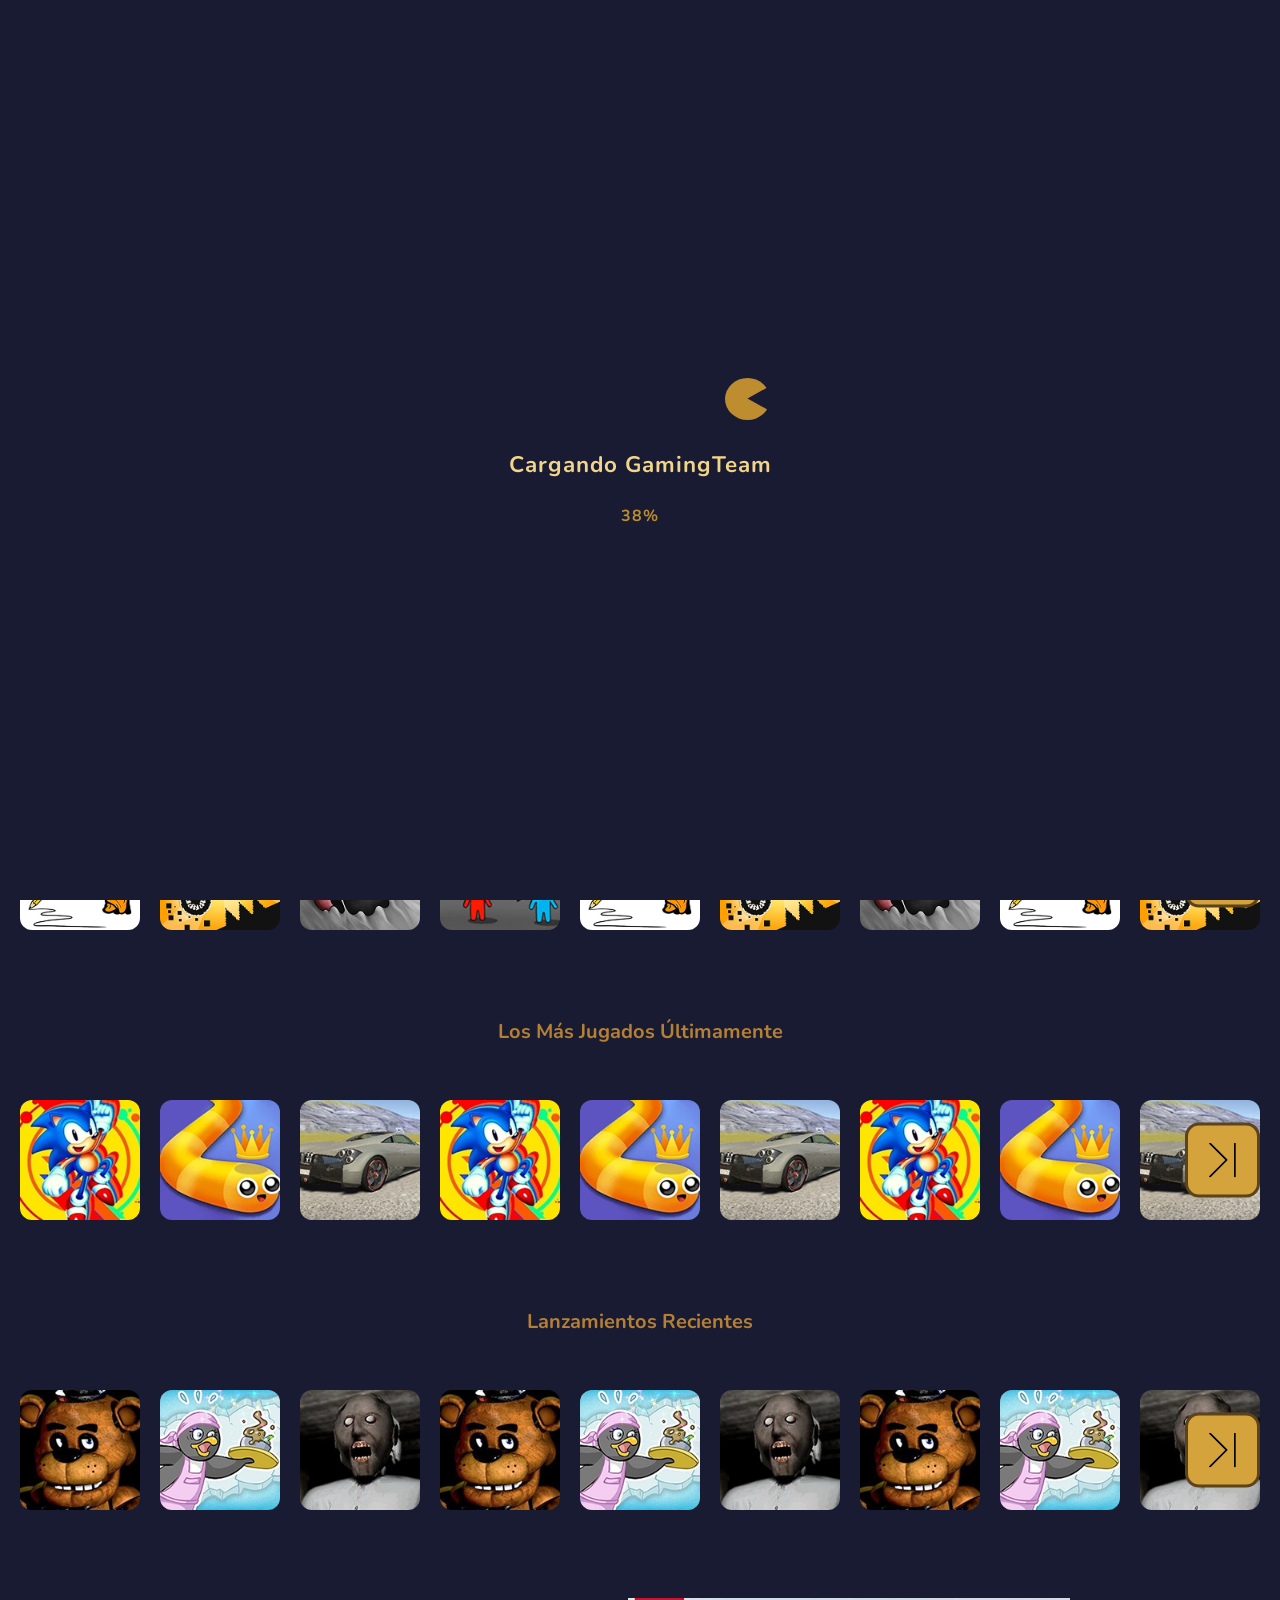
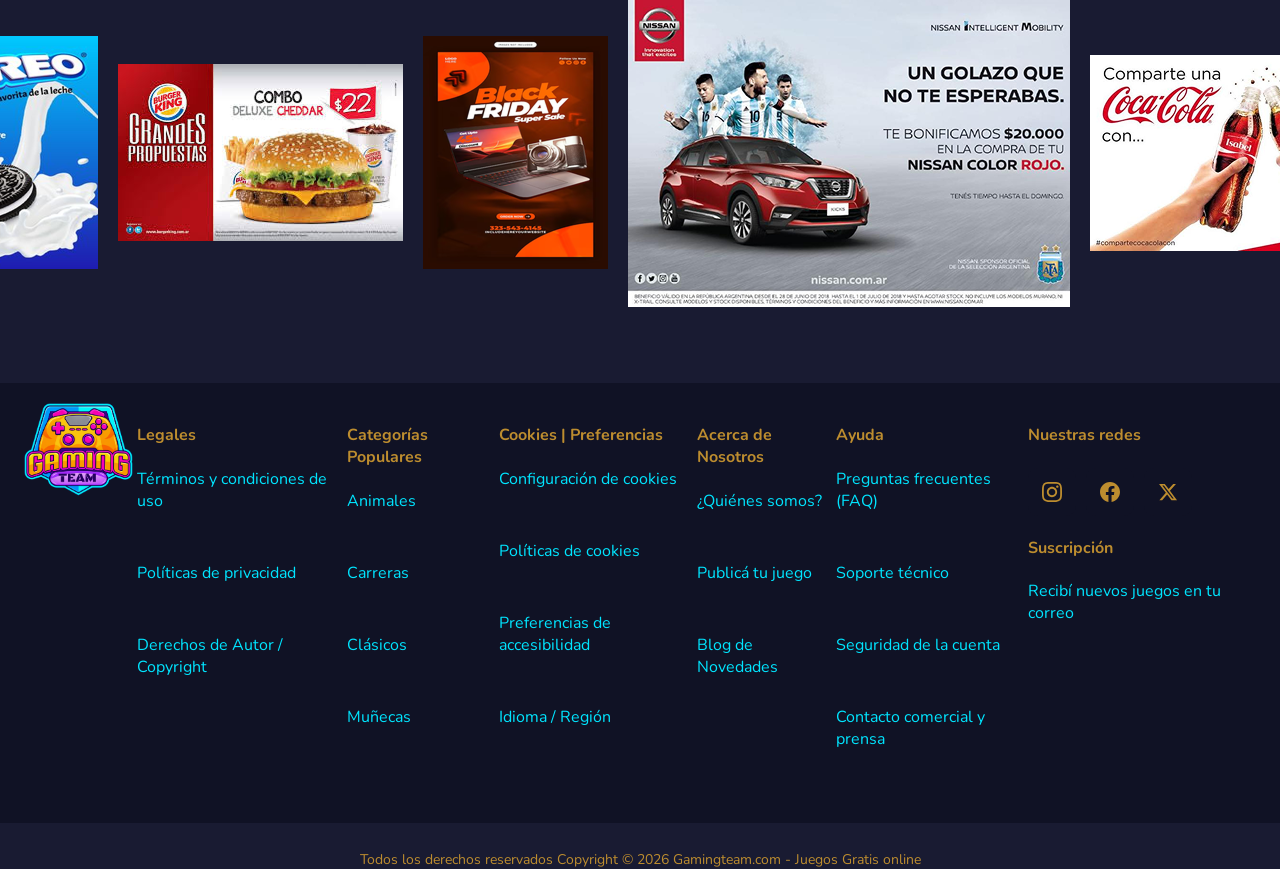
<file: index.html>
<!DOCTYPE html>
<html lang="es">
<head>
    <meta charset="UTF-8">
    <meta http-equiv="refresh" content="0; url=TP2/index.html">
    <title>Redirigiendo...</title>
</head>
<body>
    <script>
        window.location.href = "TP2/index.html";
    </script>
</body>
</html>
</file>
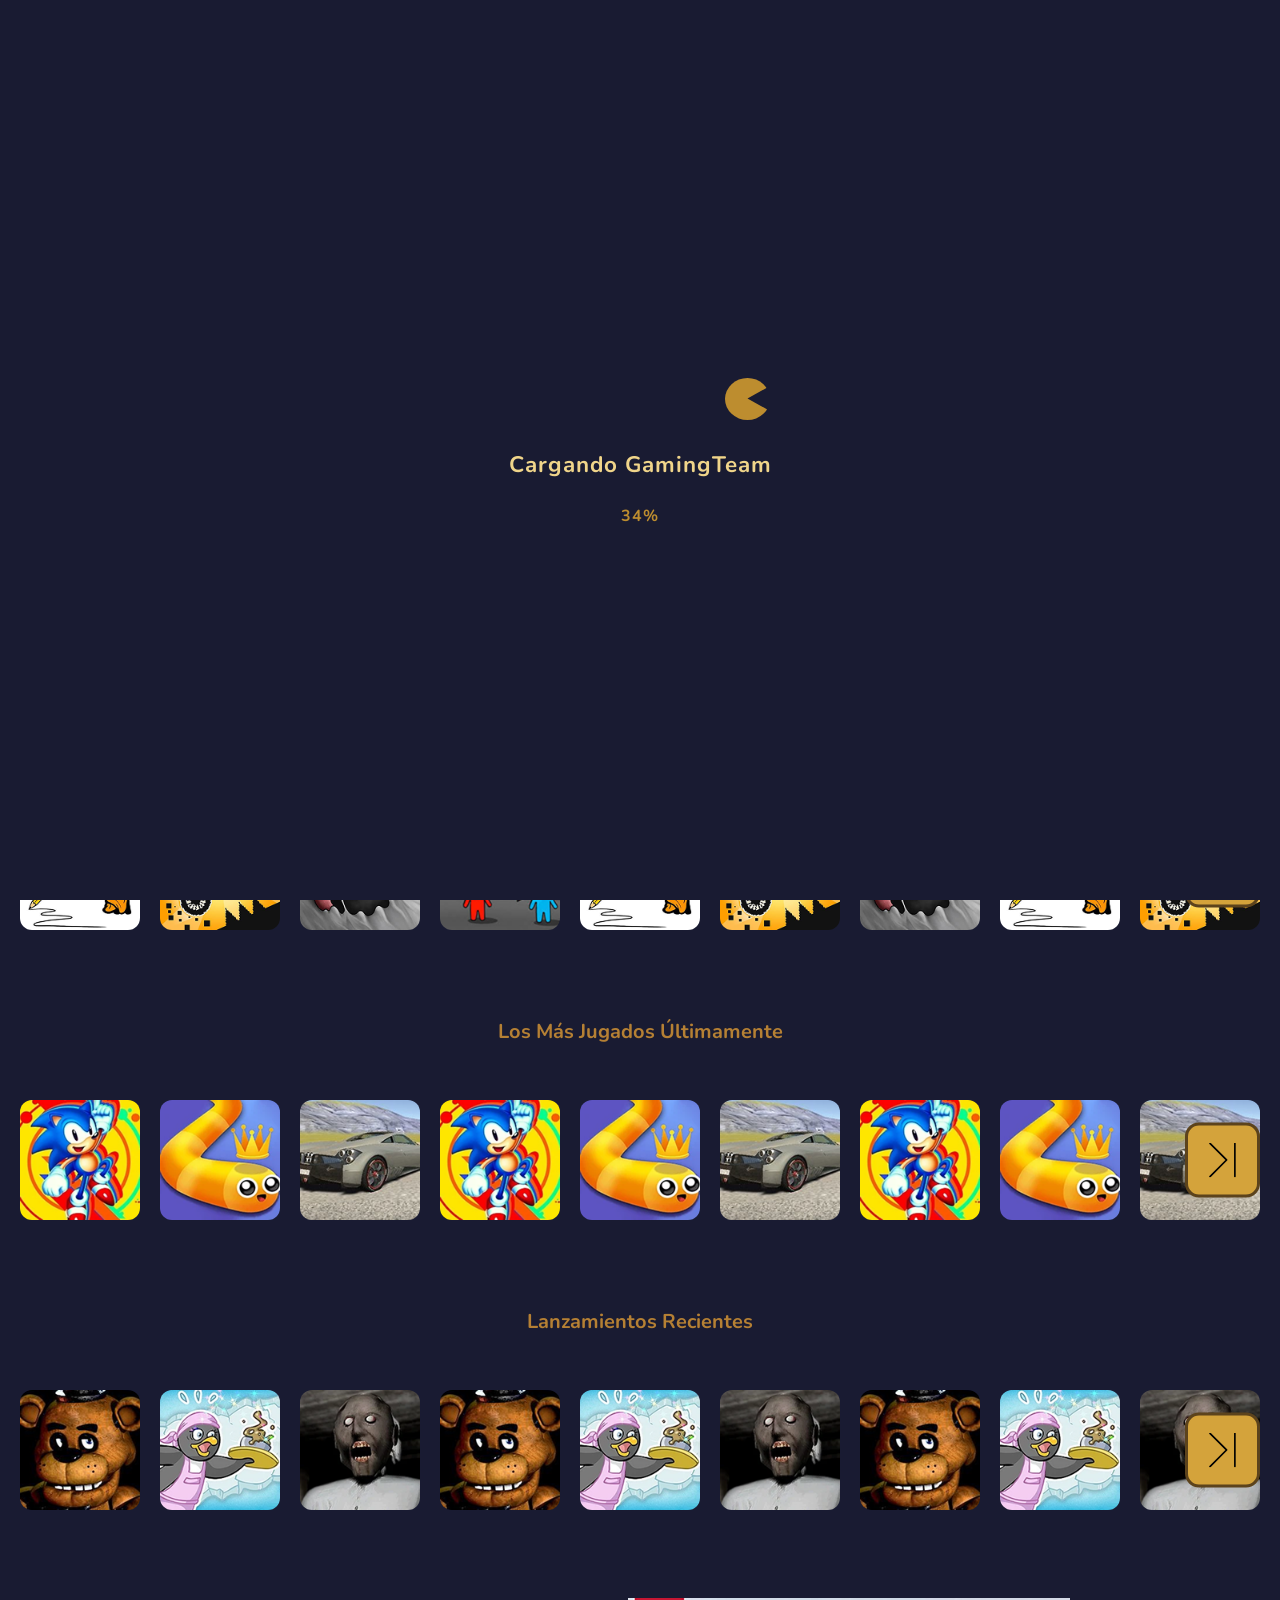
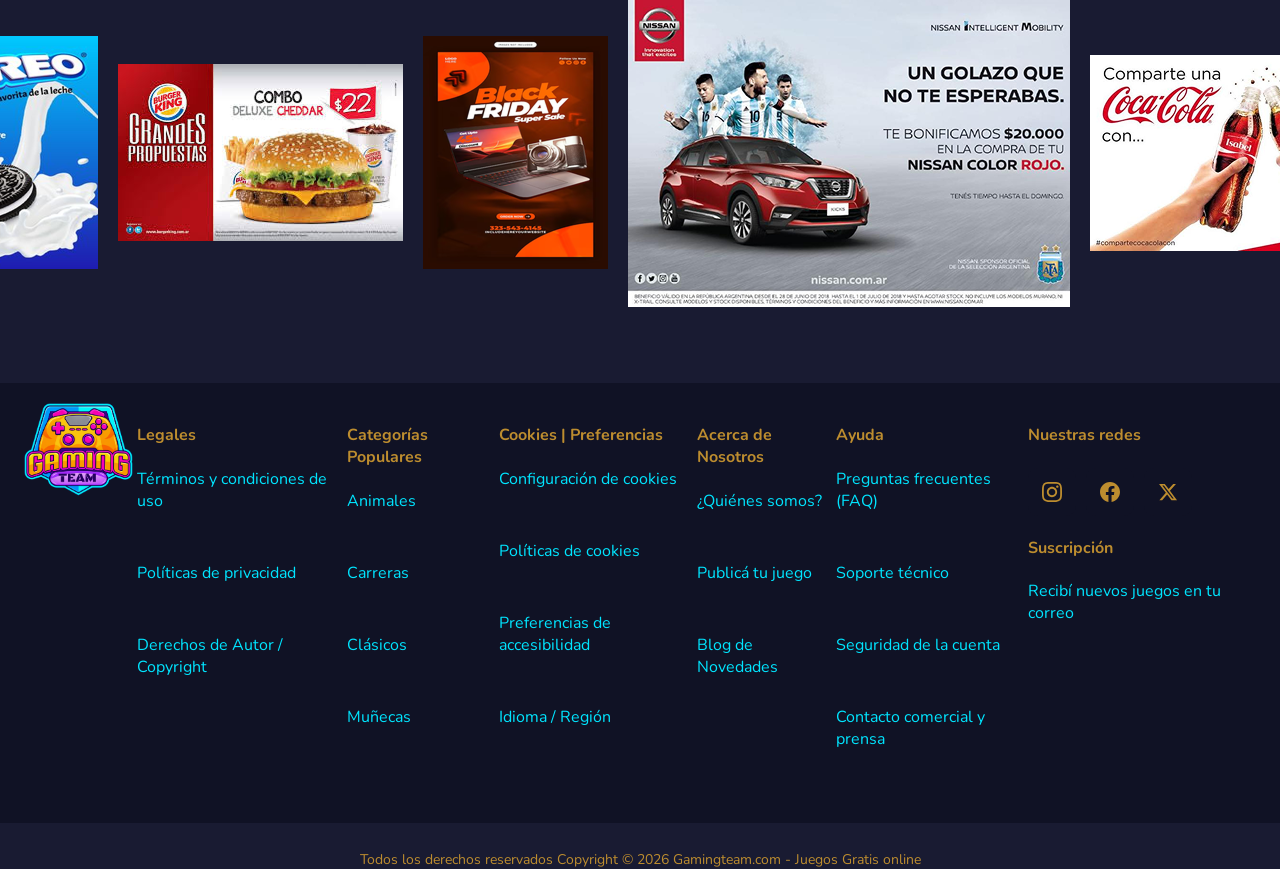
<file: TP2/index.html>
<!DOCTYPE html>
<html lang="en">

<head>
    <meta charset="UTF-8">
    <meta name="viewport" content="width=device-width, initial-scale=1.0">
    <link rel="preconnect" href="https://fonts.googleapis.com">
    <link rel="preconnect" href="https://fonts.gstatic.com" crossorigin>
    <link href="https://fonts.googleapis.com/css2?family=Nunito:ital,wght@0,200..1000;1,200..1000&display=swap" rel="stylesheet">
    <link rel="stylesheet" href="css/home.css">
    <link rel="stylesheet" href="css/navBar.css">
    <link rel="stylesheet" href="css/carrusel.css">
    <link rel="stylesheet" href="css/publicidad.css">
    <link rel="stylesheet" href="css/carruselDestacado.css">
    <link rel="stylesheet" href="css/btnStart.css">
    <link rel="stylesheet" href="css/footer.css">
    <!-- mobile.css va ultimo: gana por orden de cascada a los CSS de desktop -->
    <link rel="stylesheet" href="css/mobile.css">

    <title>GamingTeam</title>
</head>

<body>
    <!--loading-->
        <div id="loader-screen" class="loader-screen">
        <div class="loader-content">
            <div class="pacman-container">
                <div class="pacman"></div>
                <div class="dot dot-1"></div>
                <div class="dot dot-2"></div>
                <div class="dot dot-3"></div>
            </div>
            <h2 class="loader-title">Cargando GamingTeam</h2>
            <div id="loading-progress" class="loader-progress">0%</div>
        </div>
    </div>
    <header class="navBar">
        <nav>
            <!--izquierda-->
            <div class="izquierda">
                <img src="assets/img/menu.png" alt="menu" class="menu" id="menuBtn"> 
                <a href="index.html"><img src="assets/img/logo.png" alt="logo" class="logo"></a>           
            </div>

            <!--centro-->
            <div class="buscador">
                <form action="#" method="get">
                    <input type="text" name="buscador" placeholder="Buscar un juego...">
                    <button type="submit" class="lupa-btn" aria-label="Buscar"></button>
                </form>
            </div>

            <!--derecha-->
            <div class="derecha">
                <span class="saludo-usuario">Hola, Usuario</span>
                <img src="assets/img/user.png" alt="user" class="user" id="userBtn">
            </div>
        </nav>
    </header>

    <!-- Menú lateral desplegable (Menu de Categorías) -->
        <div id="sidebarMenu" class="sidebar">
            
            <div class="sidebar-content">
                <button id="closeMenuBtn" class="close-btn">X</button>
                <h2>Categorías</h2>
                <ul class="category-list">
                    <li><a href="#" class="category-btn"><span>👯</span> dos jugadores</a></li>
                    <li><a href="#" class="category-btn"><span>🎯</span> acción</a></li>
                    <li><a href="#" class="category-btn"><span>🕹️</span> animaciones</a></li>
                    <li><a href="#" class="category-btn"><span>🐶</span> animales</a></li>
                    <li><a href="#" class="category-btn"><span>🌄</span> aventuras</a></li>
                    <li><a href="#" class="category-btn"><span>🏎️</span> carreras</a></li>
                    <li><a href="#" class="category-btn"><span>🃏</span> cartas</a></li>
                    <li><a href="#" class="category-btn"><span>👻</span> clásicos</a></li>
                    <li><a href="#" class="category-btn"><span>👱‍♀️</span> muñecas</a></li>
                    <li><a href="#" class="category-btn"><span>🍲</span> cocina</a></li>
                    <li><a href="#" class="category-btn"><span>🏀</span> deportes</a></li>
                </ul>
            </div>
        </div>
        <!-- Fondo oscuro semitransparente para cuando se abre el menú -->
        <div id="overlay" class="overlay"></div>

        <!-- Menú lateral desplegable (Menu de User) -->
        <div id="sidebarUserRight" class="sidebarRight">
            <div class="sidebar-content">
                <ul class="category-list">
                    <li><button id="closeUserBtn" class="close-btn">X</button></li>
                    <li><a href="#" class="category-btn">Mis Favoritos</a></li>
                    <li><a href="#" class="category-btn">Mi Cuenta</a></li>
                    <li><a href="./login/login.html" class="category-btn">Iniciar Sesión</a></li>
                </ul>
            </div>
        </div>
        <!-- Fondo oscuro semitransparente para cuando se abre el menú -->
        <div id="overlay" class="overlay"></div>


    <div class="carrusel-3d-seccion">
        <h1 class="titulo-carrusel3D">Juegos destacados del mes</h1>
        
        <div class="carrusel-3d-contenedor">
            <!-- Botones de navegación -->
            <button class="btn-3d-nav prev"><img src="assets/img/svg/flechaIzq.svg" alt=""></button>
            <button class="btn-3d-nav next"><img src="assets/img/svg/flechaDer.svg" alt=""></button>

            <!-- El grupo de imágenes -->
            <div class="cards-3d-wrapper">
                <!-- Tarjeta Izquierda (Fondo) -->
                <div class="card-3d posicion-izquierda">
                    <img src="assets/blocka/cardBlocka.png" alt="Blocka puzzle game">
                    
                    <div class="boton-start-container">
                        <a href="./blocka/blocka.html" class="btn-start">
                            <span style="--i: 1">S</span>
                            <span style="--i: 2">T</span>
                            <span style="--i: 3">A</span>
                            <span style="--i: 4">R</span>
                            <span style="--i: 5">T</span>
                        </a>
                    </div>
                    
                </div>

                <!-- Tarjeta Centro (Al frente) -->
                <div class="card-3d posicion-activa">
                    <img src="assets/img/pegSolitaireCuadrado.png" alt="Peg Solitaire Pac-Man 2">
                    
                    <div class="boton-start-container">
                        <a href="./pegsolitaire/pegsolitaire.html" class="btn-start">
                            <span style="--i: 1">S</span>
                            <span style="--i: 2">T</span>
                            <span style="--i: 3">A</span>
                            <span style="--i: 4">R</span>
                            <span style="--i: 5">T</span>
                        </a>
                    </div>
                    
                </div>

                <!-- Tarjeta Derecha (Fondo) -->
                <div class="card-3d posicion-derecha">
                    <img src="assets/pacbird/PantallaarcadedePacBirdbrillante.png" alt="Peg Solitaire Pac-Man 3">
                    
                    <div class="boton-start-container">
                        <a href="./pacbird/pacbird.html" class="btn-start">
                            <span style="--i: 1">S</span>
                            <span style="--i: 2">T</span>
                            <span style="--i: 3">A</span>
                            <span style="--i: 4">R</span>
                            <span style="--i: 5">T</span>
                        </a>
                    </div>
                    
                </div>
            </div>
        </div>
    </div>


    <div class="seccion-carrusel">
        <h3 class="titulo-carrusel">Recomendados Para Ti</h3>
        <div class="carrusel-contenedor">
            <!-- Botón Izquierdo -->
            <button class="btn-carrusel-prev"><img src="assets/img/svg/flechaIzq.svg" alt=""
                    class="btn-carrusel"></button>
            <!-- La fila que contiene los juegos y se va a recortar -->
            <div class="carrusel-track track-recomendados">
                <div class="juego-tarjeta">
                    <img src="assets/img/fancyPants.png" alt="Stickman">
                    <div class="info-juego">
                        <span class="nombre-juego">Fancy Pants</span>
                    </div>
                </div>
                <div class="juego-tarjeta">
                    <img src="assets/img/motoTrap.png" alt="Moto">
                    <div class="info-juego">
                        <span class="nombre-juego">Moto Trap</span>
                    </div>
                </div>
                <div class="juego-tarjeta">
                    <img src="assets/img/tastyPlanet.png" alt="Monstruo">
                    <div class="info-juego">
                        <span class="nombre-juego">Tasty Planet</span>
                    </div>
                </div>
                <div class="juego-tarjeta">
                    <img src="assets/img/fireboyWatergirl.png" alt="Fireboy Watergirl">
                    <div class="info-juego">
                        <span class="nombre-juego">Fireboy & Watergirl</span>
                    </div>
                </div>
                <div class="juego-tarjeta">
                    <img src="assets/img/fancyPants.png" alt="Stickman">
                    <div class="info-juego">
                        <span class="nombre-juego">Fancy Pants</span>
                    </div>
                </div>
                <div class="juego-tarjeta">
                    <img src="assets/img/motoTrap.png" alt="Moto">
                    <div class="info-juego">
                        <span class="nombre-juego">Moto Trap</span>
                    </div>
                </div>
                <div class="juego-tarjeta">
                    <img src="assets/img/tastyPlanet.png" alt="Monstruo">
                    <div class="info-juego">
                        <span class="nombre-juego">Tasty Planet</span>
                    </div>
                </div>
                <div class="juego-tarjeta">
                    <img src="assets/img/fancyPants.png" alt="Stickman">
                    <div class="info-juego">
                        <span class="nombre-juego">Fancy Pants</span>
                    </div>
                </div>
                <div class="juego-tarjeta">
                    <img src="assets/img/motoTrap.png" alt="Moto">
                    <div class="info-juego">
                        <span class="nombre-juego">Moto Trap</span>
                    </div>
                </div>
                <div class="juego-tarjeta">
                    <img src="assets/img/tastyPlanet.png" alt="Monstruo">
                    <div class="info-juego">
                        <span class="nombre-juego">Tasty Planet</span>
                    </div>
                </div>
                <div class="juego-tarjeta">
                    <img src="assets/img/fancyPants.png" alt="Stickman">
                    <div class="info-juego">
                        <span class="nombre-juego">Fancy Pants</span>
                    </div>
                </div>
                <div class="juego-tarjeta">
                    <img src="assets/img/motoTrap.png" alt="Moto">
                    <div class="info-juego">
                        <span class="nombre-juego">Moto Trap</span>
                    </div>
                </div>
                <div class="juego-tarjeta">
                    <img src="assets/img/tastyPlanet.png" alt="Monstruo">
                    <div class="info-juego">
                        <span class="nombre-juego">Tasty Planet</span>
                    </div>
                </div>
                <div class="juego-tarjeta">
                    <img src="assets/img/fancyPants.png" alt="Stickman">
                    <div class="info-juego">
                        <span class="nombre-juego">Fancy Pants</span>
                    </div>
                </div>
                <div class="juego-tarjeta">
                    <img src="assets/img/motoTrap.png" alt="Moto">
                    <div class="info-juego">
                        <span class="nombre-juego">Moto Trap</span>
                    </div>
                </div>
                <div class="juego-tarjeta">
                    <img src="assets/img/tastyPlanet.png" alt="Monstruo">
                    <div class="info-juego">
                        <span class="nombre-juego">Tasty Planet</span>
                    </div>
                </div>
                <div class="juego-tarjeta">
                    <img src="assets/img/fancyPants.png" alt="Stickman">
                    <div class="info-juego">
                        <span class="nombre-juego">Fancy Pants</span>
                    </div>
                </div>
                <div class="juego-tarjeta">
                    <img src="assets/img/motoTrap.png" alt="Moto">
                    <div class="info-juego">
                        <span class="nombre-juego">Moto Trap</span>
                    </div>
                </div>
                <div class="juego-tarjeta">
                    <img src="assets/img/tastyPlanet.png" alt="Monstruo">
                    <div class="info-juego">
                        <span class="nombre-juego">Tasty Planet</span>
                    </div>
                </div>
                <div class="juego-tarjeta">
                    <img src="assets/img/fancyPants.png" alt="Stickman">
                    <div class="info-juego">
                        <span class="nombre-juego">Fancy Pants</span>
                    </div>
                </div>
                <div class="juego-tarjeta">
                    <img src="assets/img/motoTrap.png" alt="Moto">
                    <div class="info-juego">
                        <span class="nombre-juego">Moto Trap</span>
                    </div>
                </div>
            </div>
            <!-- Botón Derecho -->
            <button class="btn-carrusel-next"><img src="assets/img/svg/flechaDer.svg" alt=""
                    class="btn-carrusel"></button>
        </div>
    </div>

    <div class="seccion-carrusel">
        <h3 class="titulo-carrusel">Los Más Jugados Últimamente</h3>

        <div class="carrusel-contenedor">
            <!-- Botón Izquierdo -->
            <button class="btn-carrusel-prev"><img src="assets/img/svg/flechaIzq.svg" alt=""
                    class="btn-carrusel"></button>

            <!-- La fila que contiene los juegos y se va a recortar -->
            <div class="carrusel-track track-mas-jugados">
                <div class="juego-tarjeta">
                    <img src="assets/img/sonic.png" alt="sonic">
                    <div class="info-juego">
                        <span class="nombre-juego">Sonic</span>
                    </div>
                </div>
                <div class="juego-tarjeta">
                    <img src="assets/img/slitherio.png" alt="slitherio">
                    <div class="info-juego">
                        <span class="nombre-juego">Slither.io</span>
                    </div>
                </div>
                <div class="juego-tarjeta">
                    <img src="assets/img/cars3D.png" alt="cars3D">
                    <div class="info-juego">
                        <span class="nombre-juego">Cars 3D</span>
                    </div>
                </div>
                <div class="juego-tarjeta">
                    <img src="assets/img/sonic.png" alt="sonic">
                    <div class="info-juego">
                        <span class="nombre-juego">Sonic</span>
                    </div>
                </div>
                <div class="juego-tarjeta">
                    <img src="assets/img/slitherio.png" alt="slitherio">
                    <div class="info-juego">
                        <span class="nombre-juego">Slither.io</span>
                    </div>
                </div>
                <div class="juego-tarjeta">
                    <img src="assets/img/cars3D.png" alt="cars3D">
                    <div class="info-juego">
                        <span class="nombre-juego">Cars 3D</span>
                    </div>
                </div>
                <div class="juego-tarjeta">
                    <img src="assets/img/sonic.png" alt="sonic">
                    <div class="info-juego">
                        <span class="nombre-juego">Sonic</span>
                    </div>
                </div>
                <div class="juego-tarjeta">
                    <img src="assets/img/slitherio.png" alt="slitherio">
                    <div class="info-juego">
                        <span class="nombre-juego">Slither.io</span>
                    </div>
                </div>
                <div class="juego-tarjeta">
                    <img src="assets/img/cars3D.png" alt="cars3D">
                    <div class="info-juego">
                        <span class="nombre-juego">Cars 3D</span>
                    </div>
                </div>
                <div class="juego-tarjeta">
                    <img src="assets/img/sonic.png" alt="sonic">
                    <div class="info-juego">
                        <span class="nombre-juego">Sonic</span>
                    </div>
                </div>
                <div class="juego-tarjeta">
                    <img src="assets/img/slitherio.png" alt="slitherio">
                    <div class="info-juego">
                        <span class="nombre-juego">Slither.io</span>
                    </div>
                </div>
                <div class="juego-tarjeta">
                    <img src="assets/img/cars3D.png" alt="cars3D">
                    <div class="info-juego">
                        <span class="nombre-juego">Cars 3D</span>
                    </div>
                </div>
                <div class="juego-tarjeta">
                    <img src="assets/img/sonic.png" alt="sonic">
                    <div class="info-juego">
                        <span class="nombre-juego">Sonic</span>
                    </div>
                </div>
                <div class="juego-tarjeta">
                    <img src="assets/img/slitherio.png" alt="slitherio">
                    <div class="info-juego">
                        <span class="nombre-juego">Slither.io</span>
                    </div>
                </div>
                <div class="juego-tarjeta">
                    <img src="assets/img/cars3D.png" alt="cars3D">
                    <div class="info-juego">
                        <span class="nombre-juego">Cars 3D</span>
                    </div>
                </div>
                <div class="juego-tarjeta">
                    <img src="assets/img/sonic.png" alt="sonic">
                    <div class="info-juego">
                        <span class="nombre-juego">Sonic</span>
                    </div>
                </div>
                <div class="juego-tarjeta">
                    <img src="assets/img/slitherio.png" alt="slitherio">
                    <div class="info-juego">
                        <span class="nombre-juego">Slither.io</span>
                    </div>
                </div>
                <div class="juego-tarjeta">
                    <img src="assets/img/cars3D.png" alt="cars3D">
                    <div class="info-juego">
                        <span class="nombre-juego">Cars 3D</span>
                    </div>
                </div>
                <div class="juego-tarjeta">
                    <img src="assets/img/sonic.png" alt="sonic">
                    <div class="info-juego">
                        <span class="nombre-juego">Sonic</span>
                    </div>
                </div>
                <div class="juego-tarjeta">
                    <img src="assets/img/slitherio.png" alt="slitherio">
                    <div class="info-juego">
                        <span class="nombre-juego">Slither.io</span>
                    </div>
                </div>
                <div class="juego-tarjeta">
                    <img src="assets/img/cars3D.png" alt="cars3D">
                    <div class="info-juego">
                        <span class="nombre-juego">Cars 3D</span>
                    </div>
                </div>
            </div>
            <!-- Botón Derecho -->
            <button class="btn-carrusel-next"><img src="assets/img/svg/flechaDer.svg" alt=""
                    class="btn-carrusel"></button>
        </div>
    </div>

    <div class="seccion-carrusel">
        <h3 class="titulo-carrusel">Lanzamientos Recientes</h3>

        <div class="carrusel-contenedor">
            <!-- Botón Izquierdo -->
            <button class="btn-carrusel-prev"><img src="assets/img/svg/flechaIzq.svg" alt=""
                    class="btn-carrusel"></button>

            <!-- La fila que contiene los juegos y se va a recortar -->
            <div class="carrusel-track track-lanzamientos">
                <div class="juego-tarjeta">
                    <img src="assets/img/fnaf1.png" alt="fnaf1">
                    <div class="info-juego">
                        <span class="nombre-juego">FNAF1</span>
                    </div>
                </div>
                <div class="juego-tarjeta">
                    <img src="assets/img/penguinDiner.png" alt="penguinDiner">
                    <div class="info-juego">
                        <span class="nombre-juego">Penguin Diner</span>
                    </div>
                </div>
                <div class="juego-tarjeta">
                    <img src="assets/img/granny.png" alt="granny">
                    <div class="info-juego">
                        <span class="nombre-juego">Granny</span>
                    </div>
                </div>
                <div class="juego-tarjeta">
                    <img src="assets/img/fnaf1.png" alt="fnaf1">
                    <div class="info-juego">
                        <span class="nombre-juego">FNAF1</span>
                    </div>
                </div>
                <div class="juego-tarjeta">
                    <img src="assets/img/penguinDiner.png" alt="penguinDiner">
                    <div class="info-juego">
                        <span class="nombre-juego">Penguin Diner</span>
                    </div>
                </div>
                <div class="juego-tarjeta">
                    <img src="assets/img/granny.png" alt="granny">
                    <div class="info-juego">
                        <span class="nombre-juego">Granny</span>
                    </div>
                </div>
                <div class="juego-tarjeta">
                    <img src="assets/img/fnaf1.png" alt="fnaf1">
                    <div class="info-juego">
                        <span class="nombre-juego">FNAF1</span>
                    </div>
                </div>
                <div class="juego-tarjeta">
                    <img src="assets/img/penguinDiner.png" alt="penguinDiner">
                    <div class="info-juego">
                        <span class="nombre-juego">Penguin Diner</span>
                    </div>
                </div>
                <div class="juego-tarjeta">
                    <img src="assets/img/granny.png" alt="granny">
                    <div class="info-juego">
                        <span class="nombre-juego">Granny</span>
                    </div>
                </div>
                 <div class="juego-tarjeta">
                    <img src="assets/img/fnaf1.png" alt="fnaf1">
                    <div class="info-juego">
                        <span class="nombre-juego">FNAF1</span>
                    </div>
                </div>
                <div class="juego-tarjeta">
                    <img src="assets/img/penguinDiner.png" alt="penguinDiner">
                    <div class="info-juego">
                        <span class="nombre-juego">Penguin Diner</span>
                    </div>
                </div>
                <div class="juego-tarjeta">
                    <img src="assets/img/granny.png" alt="granny">
                    <div class="info-juego">
                        <span class="nombre-juego">Granny</span>
                    </div>
                </div>
                 <div class="juego-tarjeta">
                    <img src="assets/img/fnaf1.png" alt="fnaf1">
                    <div class="info-juego">
                        <span class="nombre-juego">FNAF1</span>
                    </div>
                </div>
                <div class="juego-tarjeta">
                    <img src="assets/img/penguinDiner.png" alt="penguinDiner">
                    <div class="info-juego">
                        <span class="nombre-juego">Penguin Diner</span>
                    </div>
                </div>
                <div class="juego-tarjeta">
                    <img src="assets/img/granny.png" alt="granny">
                    <div class="info-juego">
                        <span class="nombre-juego">Granny</span>
                    </div>
                </div>
                 <div class="juego-tarjeta">
                    <img src="assets/img/fnaf1.png" alt="fnaf1">
                    <div class="info-juego">
                        <span class="nombre-juego">FNAF1</span>
                    </div>
                </div>
                <div class="juego-tarjeta">
                    <img src="assets/img/penguinDiner.png" alt="penguinDiner">
                    <div class="info-juego">
                        <span class="nombre-juego">Penguin Diner</span>
                    </div>
                </div>
                <div class="juego-tarjeta">
                    <img src="assets/img/granny.png" alt="granny">
                    <div class="info-juego">
                        <span class="nombre-juego">Granny</span>
                    </div>
                </div>
                 <div class="juego-tarjeta">
                    <img src="assets/img/fnaf1.png" alt="fnaf1">
                    <div class="info-juego">
                        <span class="nombre-juego">FNAF1</span>
                    </div>
                </div>
                <div class="juego-tarjeta">
                    <img src="assets/img/penguinDiner.png" alt="penguinDiner">
                    <div class="info-juego">
                        <span class="nombre-juego">Penguin Diner</span>
                    </div>
                </div>
                <div class="juego-tarjeta">
                    <img src="assets/img/granny.png" alt="granny">
                    <div class="info-juego">
                        <span class="nombre-juego">Granny</span>
                    </div>
                </div>
            </div>
            <!-- Botón Derecho -->
            <button class="btn-carrusel-next"><img src="assets/img/svg/flechaDer.svg" alt=""
                    class="btn-carrusel"></button>
        </div>
    </div>

    <div class="seccion-publicidad">
        <div class="contenedor-publicidad">
            <div class="publicidad"><img src="assets/img/publiOreo.png" alt="Publicidad"></div>
            <div class="publicidad"><img src="assets/img/publiHamburguesa.png" alt="Publicidad"></div>
            <div class="publicidad"><img src="assets/img/publiBFChica.png" alt="Publicidad"></div>
            <div class="publicidad"><img src="assets/img/publiAuto.png" alt="Publicidad"></div>
            <div class="publicidad"><img src="assets/img/publiCoca.png" alt="Publicidad"></div>
        </div>
    </div>

    <footer class="seccion-footer">
        <!-- Contenedor superior para agrupar todas las columnas -->
        <div class="footer-columnas">

            <!-- Columna 1: Logo -->
            <div class="footer-col-logo-col"><img class="footer-logo" src="assets/img/logo.png" alt="Gaming Team Logo"
                    class="footer-logo"></div>

            <!-- Columna 2: Legales -->
            <div class="footer-col">
                <h4>Legales</h4>
                <ul>
                    <li><a class="footer-link" href="#">Términos y condiciones de uso</a></li>
                    <li><a class="footer-link" href="#">Políticas de privacidad</a></li>
                    <li><a class="footer-link" href="#">Derechos de Autor / Copyright</a></li>
                </ul>
            </div>

            <!-- Columna 3: Categorías Populares -->
            <div class="footer-col">
                <h4>Categorías Populares</h4>
                <ul>
                    <li><a class="footer-link" href="#">Animales</a></li>
                    <li><a class="footer-link" href="#">Carreras</a></li>
                    <li><a class="footer-link" href="#">Clásicos</a></li>
                    <li><a class="footer-link" href="#">Muñecas</a></li>
                </ul>
            </div>

            <!-- Columna 4: Cookies | Preferencias -->
            <div class="footer-col">
                <h4>Cookies | Preferencias</h4>
                <ul>
                    <li><a class="footer-link" href="#">Configuración de cookies</a></li>
                    <li><a class="footer-link" href="#">Políticas de cookies</a></li>
                    <li><a class="footer-link" href="#">Preferencias de accesibilidad</a></li>
                    <li><a class="footer-link" href="#">Idioma / Región</a></li>
                </ul>
            </div>

            <!-- Columna 5: Acerca de Nosotros -->
            <div class="footer-col">
                <h4>Acerca de Nosotros</h4>
                <ul>
                    <li><a class="footer-link" href="#">¿Quiénes somos?</a></li>
                    <li><a class="footer-link" href="#">Publicá tu juego</a></li>
                    <li><a class="footer-link" href="#">Blog de Novedades</a></li>
                </ul>
            </div>

            <!-- Columna 6: Ayuda -->
            <div class="footer-col">
                <h4>Ayuda</h4>
                <ul>
                    <li><a class="footer-link" href="#">Preguntas frecuentes (FAQ)</a></li>
                    <li><a class="footer-link" href="#">Soporte técnico</a></li>
                    <li><a class="footer-link" href="#">Seguridad de la cuenta</a></li>
                    <li><a class="footer-link" href="#">Contacto comercial y prensa</a></li>
                </ul>
            </div>

            <!-- Columna 7: Redes y Suscripción -->
            <div class="footer-col-redes-suscripcion-col">
                <h4>Nuestras redes</h4>
                <div class="redes-iconos">

                    <button class="icono-btn" aria-label="Compartir en Instagram">
                        <svg viewBox="0 0 24 24" width="20" height="20" fill="currentColor">
                            <path d="M12 2.163c3.204 0 3.584.012 4.85.07 3.252.148 4.771 1.691 4.919 4.919.058 1.265.069 1.645.069 4.849 0 3.205-.012 3.584-.069 4.849-.149 3.225-1.664 4.771-4.919 4.919-1.266.058-1.644.07-4.85.07-3.204 0-3.584-.012-4.849-.07-3.26-.149-4.771-1.699-4.919-4.92-.058-1.265-.07-1.644-.07-4.849 0-3.204.013-3.583.07-4.849.149-3.227 1.664-4.771 4.919-4.919 1.266-.057 1.645-.069 4.849-.069zm0-2.163c-3.259 0-3.667.014-4.947.072-4.358.2-6.78 2.618-6.98 6.98-.059 1.281-.073 1.689-.073 4.948 0 3.259.014 3.668.072 4.948.2 4.358 2.618 6.78 6.98 6.98 1.281.058 1.689.072 4.948.072 3.259 0 3.668-.014 4.948-.072 4.354-.2 6.782-2.618 6.979-6.98.059-1.28.073-1.689.073-4.948 0-3.259-.014-3.667-.072-4.947-.196-4.354-2.617-6.78-6.979-6.98-1.281-.059-1.69-.073-4.949-.073zm0 5.838c-3.403 0-6.162 2.759-6.162 6.162s2.759 6.163 6.162 6.163 6.162-2.759 6.162-6.163c0-3.403-2.759-6.162-6.162-6.162zm0 10.162c-2.209 0-4-1.79-4-4 0-2.209 1.791-4 4-4s4 1.791 4 4c0 2.21-1.791 4-4 4zm6.406-11.845c-.796 0-1.441.645-1.441 1.44s.645 1.44 1.441 1.44c.795 0 1.439-.645 1.439-1.44s-.644-1.44-1.439-1.44z"/>
                        </svg>
                    </button>


                    <button class="icono-btn" aria-label="Compartir en Facebook">
                        <svg viewBox="0 0 24 24" width="20" height="20" fill="currentColor">
                            <path d="M24 12.073c0-6.627-5.373-12-12-12s-12 5.373-12 12c0 5.99 4.388 10.954 10.125 11.854v-8.385H7.078v-3.47h3.047V9.43c0-3.007 1.792-4.669 4.533-4.669 1.312 0 2.686.235 2.686.235v2.953H15.83c-1.491 0-1.956.925-1.956 1.874v2.25h3.328l-.532 3.47h-2.796v8.385C19.612 23.027 24 18.062 24 12.073z"/>
                        </svg>
                    </button>


                    <button class="icono-btn" aria-label="Compartir en X">
                        <svg viewBox="0 0 24 24" width="20" height="20" fill="currentColor">
                            <path d="M18.244 2.25h3.308l-7.227 8.26 8.502 11.24H16.17l-5.214-6.817L4.99 21.75H1.68l7.73-8.835L1.254 2.25H8.08l4.713 6.231zm-1.161 17.52h1.833L7.084 4.126H5.117z"/>
                        </svg>
                    </button>
                </div>

                <h4 class="titulo-suscripcion">Suscripción</h4>
                <a class="footer-link" href="#">Recibí nuevos juegos en tu correo</a>
            </div>

        </div>

        <!-- Barra inferior para el Copyright -->
        <div class="footer-copyright">
            <p>Todos los derechos reservados Copyright &copy; 2026 Gamingteam.com - Juegos Gratis online</p>
        </div>
    </footer>

    <script src="js/navBar.js"></script>
    <script src="js/userMenu.js"></script>
    <script src="js/carrusel.js"></script>
    <script src="js/loading.js"></script>
    <script src="js/api-juegos.js"></script>
</body>
</html>
</file>
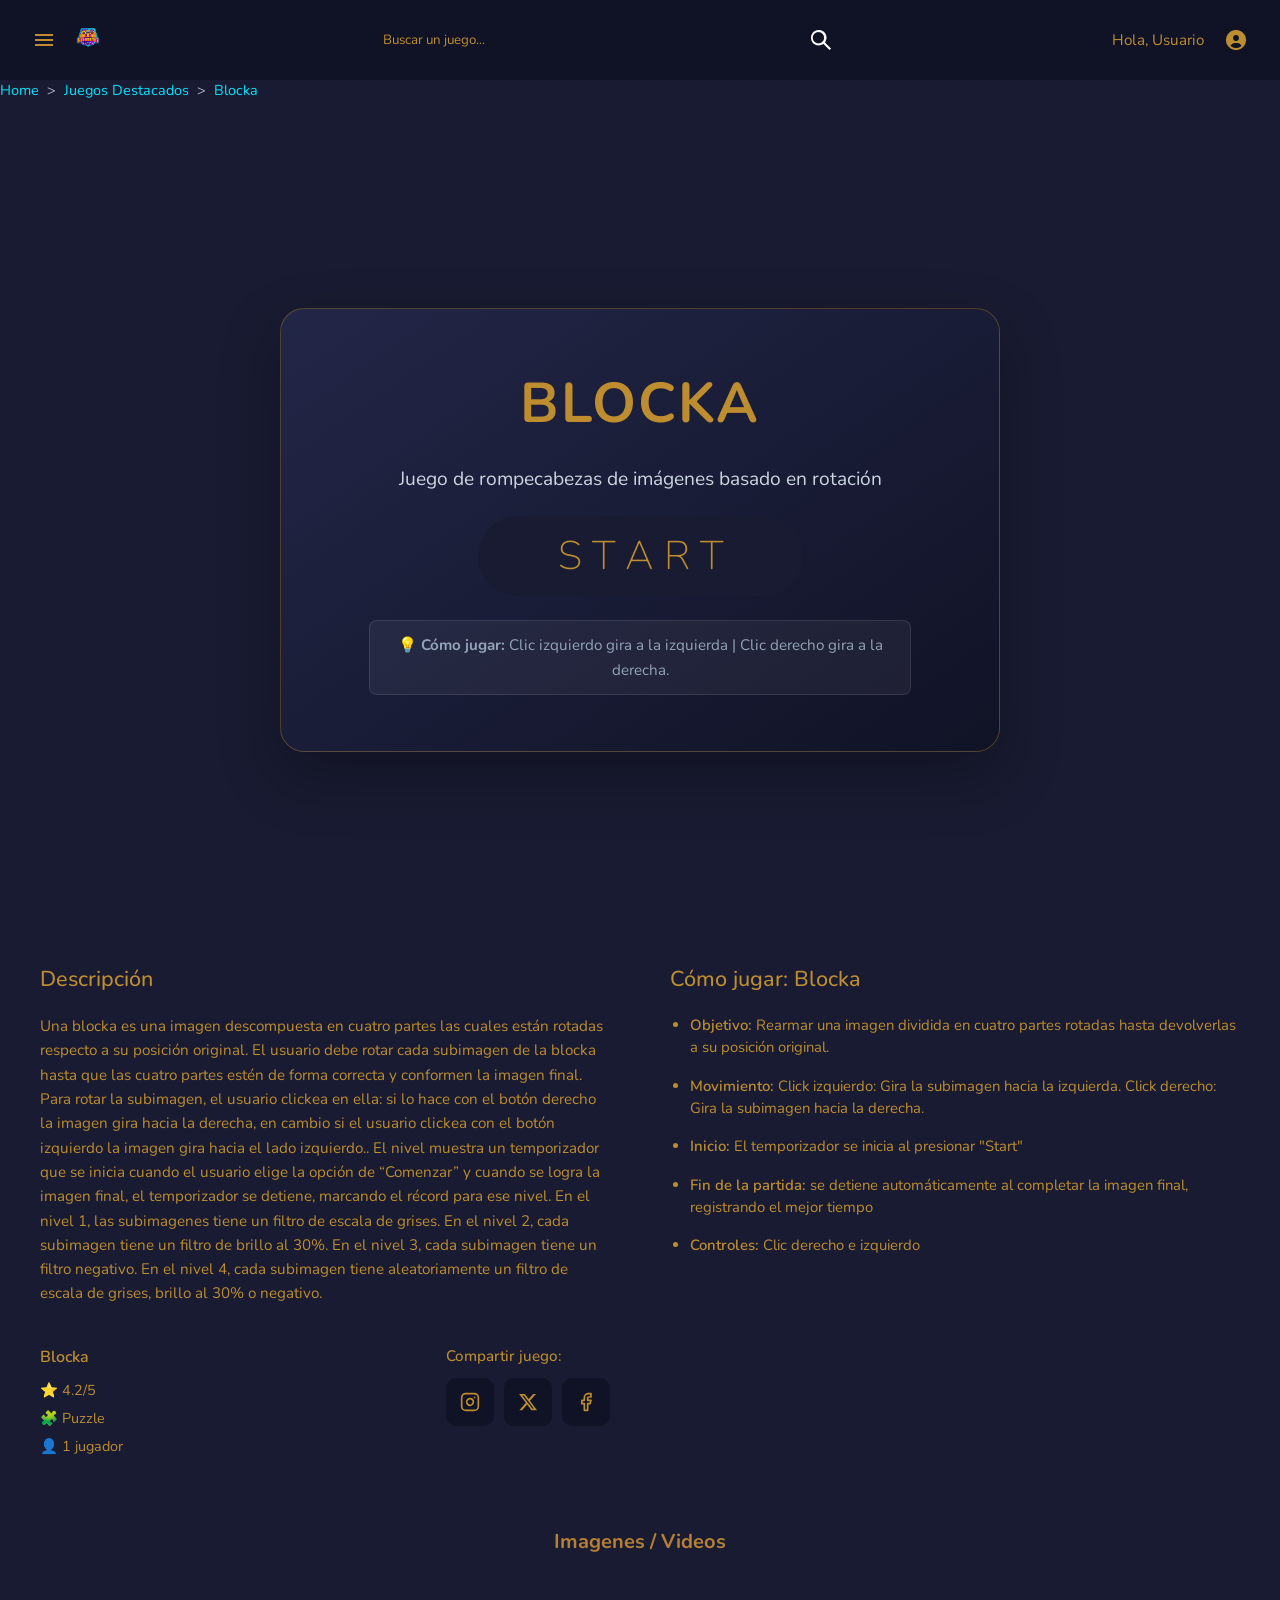
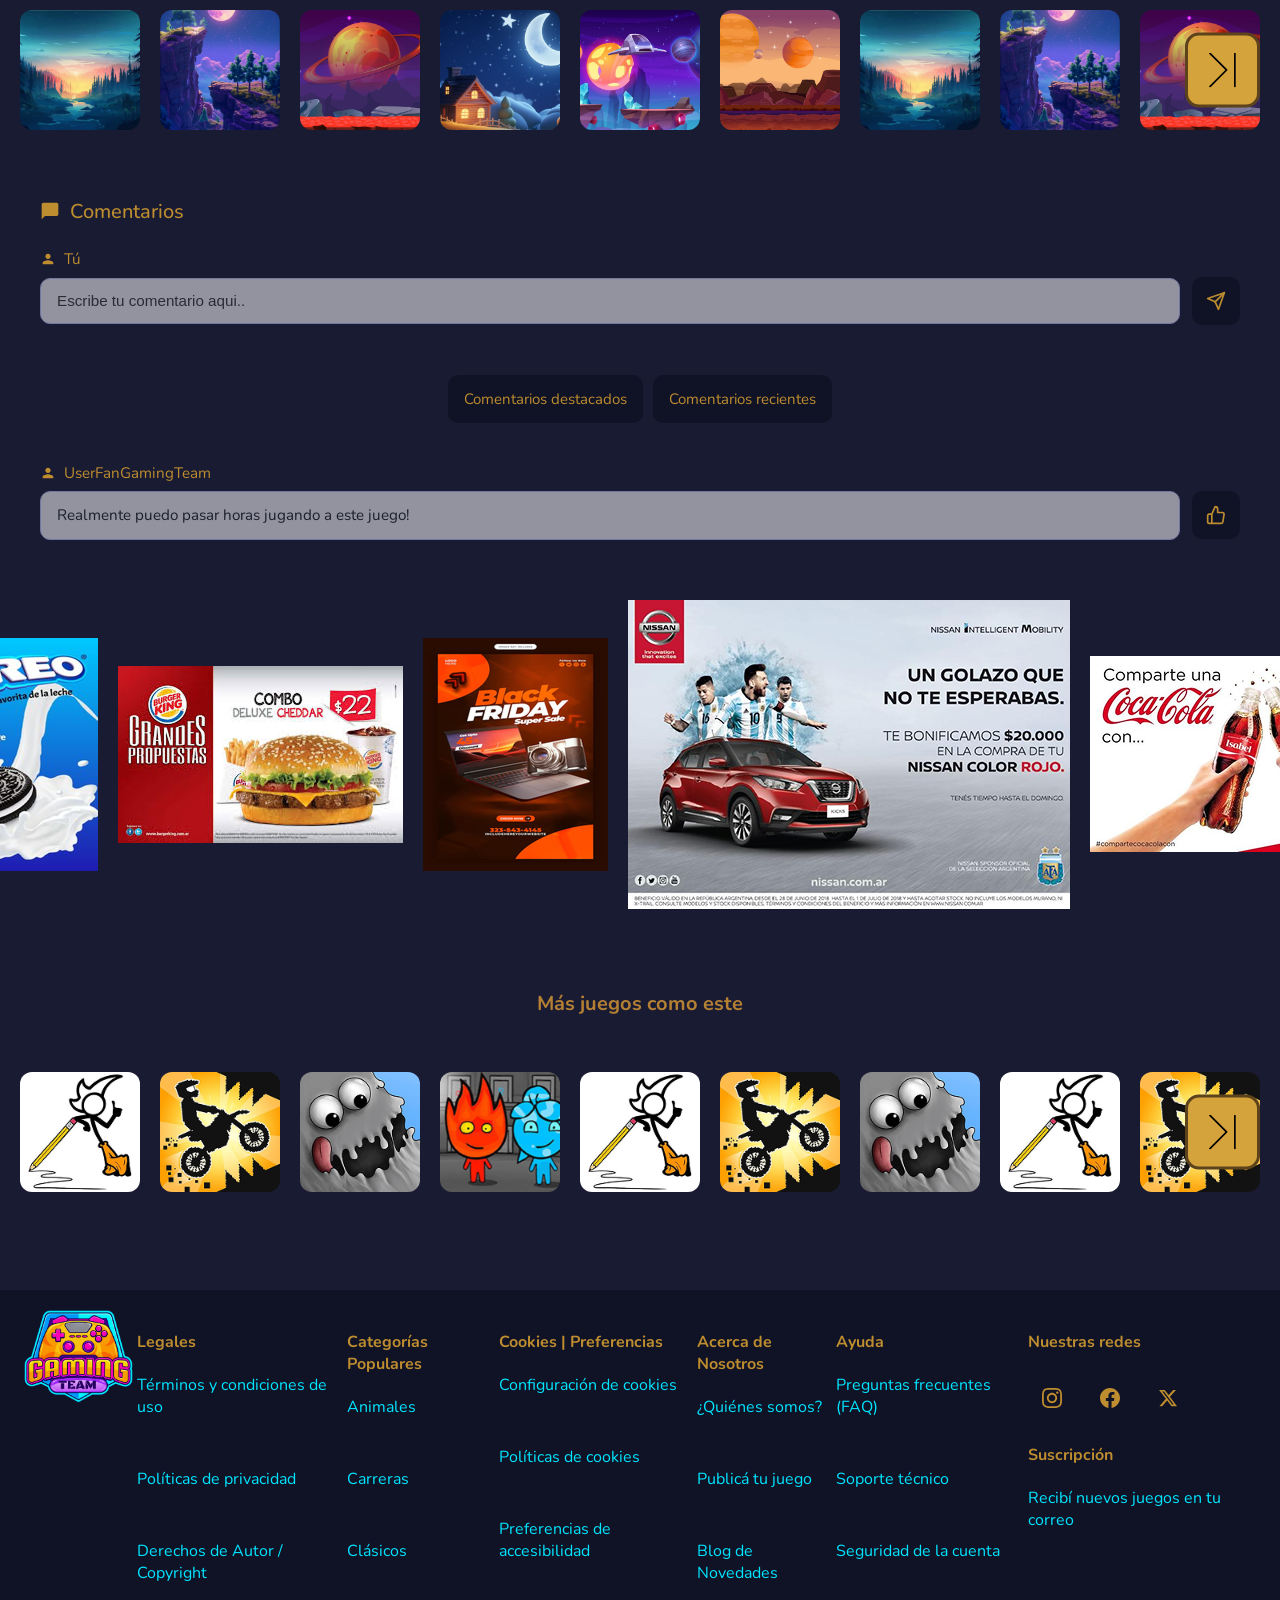
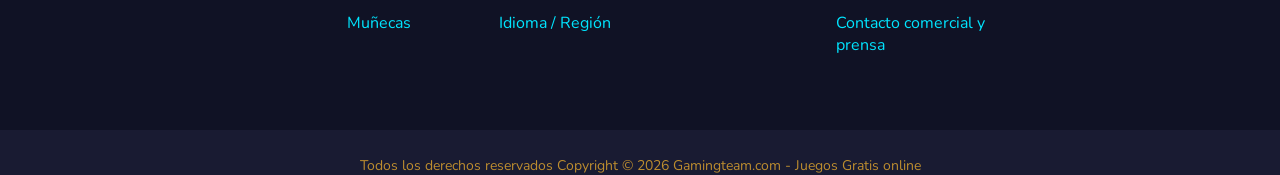
<file: TP2/blocka/blocka.html>
<!DOCTYPE html>
<html lang="en">
<head>
    <meta charset="UTF-8">
    <meta name="viewport" content="width=device-width, initial-scale=1.0">
        <link rel="preconnect" href="https://fonts.googleapis.com">
    <link rel="preconnect" href="https://fonts.gstatic.com" crossorigin>
    <link href="https://fonts.googleapis.com/css2?family=Nunito:ital,wght@0,200..1000;1,200..1000&display=swap" rel="stylesheet">
    <link rel="stylesheet" href="../css/navBar.css">
    <link rel="stylesheet" href="../css/footer.css">
    <link rel="stylesheet" href="../css/publicidad.css">
    <link rel="stylesheet" href="../css/carrusel.css">
    <link rel="stylesheet" href="../css/btnStart.css">
    <link rel="stylesheet" href="blocka.css">

    <title>GamingTeam - Blocka</title>
</head>
<body>
    <header class="navBar">
        <nav>
            <!--izquierda-->
            <div class="izquierda">
                <img src="../assets/img/menu.png" alt="menu" class="menu" id="menuBtn"> 
                <a href="../index.html">
                    <img src="../assets/img/logo.png" alt="logo" class="logo">
                </a>           
             </div>

            <!--centro-->
            <div class="buscador">
                <form action="#" method="get">
                    <input type="text" name="buscador" placeholder="Buscar un juego...">
                    <button type="submit" class="lupa-btn" aria-label="Buscar"></button>
                </form>
            </div>

            <!--derecha-->
            <div class="derecha">
                <span class="saludo-usuario">Hola, Usuario</span>
                <img src="../assets/img/user.png" alt="user" class="user" id="userBtn">
            </div>
        </nav>
    </header>

        <div id="sidebarMenu" class="sidebar">
            <div class="sidebar-content">
                <button id="closeMenuBtn" class="close-btn">X</button>
                <h2>Categorías</h2>
                <ul class="category-list">
                    <li><a href="#" class="category-btn"><span>👯</span> dos jugadores</a></li>
                    <li><a href="#" class="category-btn"><span>🎯</span> acción</a></li>
                    <li><a href="#" class="category-btn"><span>🕹️</span> animaciones</a></li>
                    <li><a href="#" class="category-btn"><span>🐶</span> animales</a></li>
                    <li><a href="#" class="category-btn"><span>🌄</span> aventuras</a></li>
                    <li><a href="#" class="category-btn"><span>🏎️</span> carreras</a></li>
                    <li><a href="#" class="category-btn"><span>🃏</span> cartas</a></li>
                    <li><a href="#" class="category-btn"><span>👻</span> clásicos</a></li>
                    <li><a href="#" class="category-btn"><span>👱‍♀️</span> muñecas</a></li>
                    <li><a href="#" class="category-btn"><span>🍲</span> cocina</a></li>
                    <li><a href="#" class="category-btn"><span>🏀</span> deportes</a></li>
                </ul>
            </div>
        </div>

        <div id="overlay" class="overlay"></div>


        <div id="sidebarUserRight" class="sidebarRight">
            <div class="sidebar-content">
                <ul class="category-list">
                    <li><button id="closeUserBtn" class="close-btn">X</button></li>
                    <li><a href="#" class="category-btn">Mis Favoritos</a></li>
                    <li><a href="#" class="category-btn">Mi Cuenta</a></li>
                </ul>
            </div>
        </div>

        <div id="overlay" class="overlay"></div>


    <div class="breadcrumbs">
        <a href="../index.html">
            Home  
        </a>
        <span class="separator">></span>
        <a href="#">
            Juegos Destacados 
        </a>
        <span class="separator">></span>
        <a href="blocka.html">
            Blocka
        </a>
    </div>

    <!-- ================= PANTALLA 1: MENÚ PRINCIPAL ================= -->
    <section class="seccion-menu-principal" id="menuPrincipal">
        <div class="menu-content-wrapper">
            <h1 class="menu-titulo-principal">BLOCKA</h1>
            <p class="menu-subtitulo">Juego de rompecabezas de imágenes basado en rotación</p>
            
            <!-- Botón Start que ya tenías con la animación -->
            <div class="boton-start-container">
                <a href="#" class="btn-start" id="startBlocka">
                    <span style="--i: 1">S</span>
                    <span style="--i: 2">T</span>
                    <span style="--i: 3">A</span>
                    <span style="--i: 4">R</span>
                    <span style="--i: 5">T</span>
                </a>
            </div>

            <div class="menu-instrucciones-rapidas">
                <p>💡 <strong>Cómo jugar:</strong> Clic izquierdo gira a la izquierda | Clic derecho gira a la derecha.</p>
            </div>
        </div>
    </section>

    <!-- ================= PANTALLA 2: JUEGO ACTIVO (Canvas y Estadísticas) ================= -->

    <section class="seccion-seleccion" id="pantallaSeleccion" style="display:none;">
      <div class="seleccion-contenedor">
        <h2 class="seleccion-titulo">Elige o sortea la imagen para este nivel</h2>
        <p class="seleccion-subtitulo">Se mostrará con cuál imagen se jugará antes de iniciar</p>
        <div class="config-piezas">
          <label for="selCantidadPiezas">Cantidad de piezas</label>
          <select id="selCantidadPiezas">
            <option value="4" selected>4 (2x2)</option>
            <option value="6">6 (2x3)</option>
            <option value="8">8 (2x4)</option>
          </select>
        </div>
        <div class="galeria-thumbs" id="galeriaThumbs"></div>
        <div class="seleccion-acciones">
          <button type="button" class="btn-seleccion" id="btnSortear">Sortear imagen</button>
          <button type="button" class="btn-seleccion btn-confirmar" id="btnConfirmarSeleccion" disabled>Confirmar y jugar</button>
          <button type="button" class="btn-seleccion btn-volver-menu" id="btnVolverMenuSeleccion">Volver al menú principal</button>
        </div>
        <p class="seleccion-info" id="infoSorteo" hidden></p>
      </div>
    </section>
    <section class="seccion-juego" id="blocka-juego" style="display: none;">
        <!-- Título superior -->
        <h2 class="juego-titulo">Blocka: Rompecabezas de Imágenes</h2>

        <!-- Contenedor principal del juego -->
        <div class="juego-contenedor-principal">
            
            <!-- Controles superiores -->
            <div class="juego-controles-top">
                <div class="grupo-izq">
                    <button type="button" id="btnVolverMenuJuego" class="icono-btn" title="Volver al menú principal" aria-label="Volver al menú principal">
                        <svg width="24" height="24" viewBox="0 0 24 24" fill="none" xmlns="http://www.w3.org/2000/svg">
                            <path d="M15 18l-6-6 6-6" stroke="currentColor" stroke-width="2" stroke-linecap="round" stroke-linejoin="round"/>
                        </svg>
                    </button>
                    <button type="button" id="btn-config" class="icono-btn" title="Configuración" aria-label="Configuración">
                        <svg viewBox="0 0 24 24" width="20" height="20" fill="currentColor"><path d="M19.14 12.94c.04-.3.06-.61.06-.94 0-.32-.02-.64-.07-.94l2.03-1.58c.18-.14.23-.41.12-.61l-1.92-3.32c-.12-.22-.37-.29-.59-.22l-2.39.96c-.5-.38-1.03-.7-1.62-.94l-.36-2.54c-.04-.24-.24-.41-.48-.41h-3.84c-.24 0-.43.17-.47.41l-.36 2.54c-.59.24-1.13.57-1.62.94l-2.39-.96c-.22-.08-.47 0-.59.22L2.74 8.87c-.12.21-.08.47.12.61l2.03 1.58c-.05.3-.09.63-.09.94s.02.64.07.94l-2.03 1.58c-.18.14-.23.41-.12.61l1.92 3.32c.12.22.37.29.59.22l2.39-.96c.5.38 1.03.7 1.62.94l.36 2.54c.05.24.24.41.48.41h3.84c.24 0 .44-.17.47-.41l.36-2.54c.59-.24 1.13-.56 1.62-.94l2.39.96c.22.08.47 0 .59-.22l1.92-3.32c.12-.22.07-.47-.12-.61l-2.01-1.58zM12 15.6c-1.98 0-3.6-1.62-3.6-3.6s1.62-3.6 3.6-3.6 3.6 1.62 3.6 3.6-1.62 3.6-3.6 3.6z"/></svg>
                    </button>
                    <button type="button" id="btnAyudita" class="icono-btn" title="Ayudita: coloca una pieza correcta (suma +5 segundos)" aria-label="Ayudita">
                        <svg width="24" height="24" viewBox="0 0 24 24" fill="none" xmlns="http://www.w3.org/2000/svg">
                            <path d="M12 2a7 7 0 0 0-7 7c0 3.87 3.13 7 7 7s7-3.13 7-7a7 7 0 0 0-7-7zm0 12a5 5 0 1 1 5-5 5 5 0 0 1-5 5zm1 4h-2v4h2v-4z" stroke="currentColor" stroke-width="2" stroke-linecap="round" stroke-linejoin="round"/>
                        </svg>
                        <span>Ayudita</span>
                    </button>
                </div>
                <div class="grupo-der"></div>
            </div>

                

                <!-- Estadísticas inferiores -->
                    <div class="juego-stats-bottom-left">
                        <div class="stat-card">
                            <span class="stat-label">Nivel</span>
                            <span class="stat-value" id="val-nivel">1</span>
                        </div>
                        <div class="stat-card">
                            <span class="stat-label">Tiempo</span>
                            <span class="stat-value" id="val-tiempo">00:00</span>
                        </div>
                        <div class="stat-card">
                            <span class="stat-label">Récord</span>
                            <span class="stat-value" id="val-record">--:--</span>
                        </div>
                    </div>


                    <!-- Contenedor del Canvas -->
                    <div class="juego-canvas-wrapper">
                        <canvas id="canvas" width="900" height="600" style="border:#000 solid 1px;" willReadFrequently>
                            <p>Su navegador no soporta HTML5</p>
                        </canvas>                
                        
                    </div>
                <!-- Controles inferiores derechos -->
                    <div class="juego-controles-bottom-right">
                        <button class="icono-btn" id="btn-audio" aria-label="Silenciar">
                            <svg viewBox="0 0 24 24" width="20" height="20" fill="currentColor"><path d="M3 9v6h4l5 5V4L7 9H3zm13.5 3c0-1.77-1.02-3.29-2.5-4.03v8.05c1.48-.73 2.5-2.25 2.5-4.02zM14 3.23v2.06c2.89.86 5 3.54 5 6.71s-2.11 5.85-5 6.71v2.06c4.01-.91 7-4.49 7-8.77s-2.99-7.86-7-8.77z"/></svg>
                        </button>
                        <button class="icono-btn" id="btn-fullscreen" aria-label="Pantalla completa">
                            <svg viewBox="0 0 24 24" width="20" height="20" fill="currentColor"><path d="M7 14H5v5h5v-2H7v-3zm-2-4h2V7h3V5H5v5zm12 7h-3v2h5v-5h-2v3zM14 5v2h3v3h2V5h-5z"/></svg>
                        </button>
                    </div>
        </div>
        <div id="blocka-mensaje" class="blocka-mensaje" role="status" aria-live="polite" hidden></div>
    </section>




    <section class="game-info-section">
        <div class="game-info-container">
            
            <!-- Columna Izquierda: Descripción y Compartir -->
            <div class="info-column">
                <div class="info-block">
                    <h2 class="info-title">Descripción</h2>
                    <p class="info-text">Una blocka es una imagen descompuesta en cuatro partes las cuales están rotadas respecto a su posición original. 
                        El usuario debe rotar cada subimagen de la blocka hasta que las cuatro partes estén de forma correcta y conformen la imagen final. 
                        Para rotar la subimagen, el usuario clickea en ella: si lo hace con el botón derecho la imagen gira hacia la derecha, 
                        en cambio si el usuario clickea con el botón izquierdo la imagen gira hacia el lado izquierdo.. 
                        El nivel muestra un temporizador que se inicia cuando el usuario elige la opción de “Comenzar” y cuando se logra la imagen final,
                        el temporizador se detiene, marcando el récord para ese nivel.
                        En el nivel 1, las subimagenes tiene un filtro de escala de grises.
                        En el nivel 2, cada subimagen tiene un filtro de brillo al 30%.
                        En el nivel 3, cada subimagen tiene un filtro negativo.
                        En el nivel 4, cada subimagen tiene aleatoriamente un filtro de escala de grises, brillo al 30% o negativo.

                    </p>
                </div>

                <!-- Detalles y Compartir en dos columnas internas -->
                <div class="details-share-row">
                    <div class="game-details">
                        <span class="detail-title">Blocka</span>
                        <span class="detail-item">⭐ 4.2/5</span>
                        <span class="detail-item">🧩 Puzzle</span>
                        <span class="detail-item">👤 1 jugador</span>
                    </div>

                    <div class="share-block">
                        <span class="share-title">Compartir juego:</span>
                        <div class="social-buttons">
                            <!-- Instagram -->
                            <button class="icono-btn" aria-label="Compartir en Instagram">
                                <svg viewBox="0 0 24 24" width="20" height="20" fill="none" stroke="currentColor" stroke-width="2" stroke-linecap="round" stroke-linejoin="round">
                                    <rect x="2" y="2" width="20" height="20" rx="5" ry="5"></rect>
                                    <path d="M16 11.37A4 4 0 1 1 12.63 8 4 4 0 0 1 16 11.37z"></path>
                                    <line x1="17.5" y1="6.5" x2="17.51" y2="6.5"></line>
                                </svg>
                            </button>
                            <!-- X (Twitter) -->
                            <button class="icono-btn" aria-label="Compartir en X">
                                <svg viewBox="0 0 24 24" width="20" height="20" fill="currentColor">
                                    <path d="M18.244 2.25h3.308l-7.227 8.26 8.502 11.24H16.17l-5.214-6.817L4.99 21.75H1.68l7.73-8.835L1.254 2.25H8.08l4.713 6.231zm-1.161 17.52h1.833L7.084 4.126H5.117z"/>
                                </svg>
                            </button>
                            <!-- Facebook -->
                            <button class="icono-btn" aria-label="Compartir en Facebook">
                                <svg viewBox="0 0 24 24" width="20" height="20" fill="none" stroke="currentColor" stroke-width="2" stroke-linecap="round" stroke-linejoin="round">
                                    <path d="M18 2h-3a5 5 0 0 0-5 5v3H7v4h3v8h4v-8h3l1-4h-4V7a1 1 0 0 1 1-1h3z"></path>
                                </svg>
                            </button>
                        </div>
                    </div>
                </div>
            </div>

            <!-- Columna Derecha: Cómo jugar -->
            <div class="info-column">
                <div class="info-block">
                    <h2 class="info-title">Cómo jugar: Blocka</h2>
                    <ul class="instructions-list">
                        <li><strong>Objetivo:</strong> Rearmar una imagen dividida en cuatro partes rotadas hasta devolverlas a su posición original.</li>
                        <li><strong>Movimiento:</strong> Click izquierdo: Gira la subimagen hacia la izquierda.
                                                         Click derecho: Gira la subimagen hacia la derecha.</li>
                        <li><strong>Inicio:</strong> El temporizador se inicia al presionar "Start"</li>
                        <li><strong>Fin de la partida:</strong> se detiene automáticamente al completar la imagen final, registrando el mejor tiempo</li>
                        <li><strong>Controles:</strong> Clic derecho e izquierdo</li>
                    </ul>
                </div>
            </div>
        </div>
    </section>




    <div class="seccion-carrusel ">
        <h3 class="titulo-carrusel">Imagenes / Videos</h3>
        <div class="carrusel-contenedor">
            <!-- Botón Izquierdo -->
            <button class="btn-carrusel-prev"><img src="../assets/img/svg/flechaIzq.svg" alt=""
                    class="btn-carrusel"></button>
            <!-- La fila que contiene los juegos y se va a recortar -->
            <div class="carrusel-track ">
                <div class="juego-tarjeta">
                    <img src="../assets/blocka/blocka1.png" alt="img1">
                </div>
                <div class="juego-tarjeta">
                    <img src="../assets/blocka/blocka2.png" alt="img2">
                </div>
                <div class="juego-tarjeta">
                    <img src="../assets/blocka/blocka3.png" alt="img3">
                </div>
                <div class="juego-tarjeta">
                    <img src="../assets/blocka/blocka4.png" alt="img3">
                </div>
                <div class="juego-tarjeta">
                    <img src="../assets/blocka/blocka5.png" alt="img4">
                </div>
                <div class="juego-tarjeta">
                    <img src="../assets/blocka/blocka6.png" alt="v2">
                </div>
                <div class="juego-tarjeta">
                    <img src="../assets/blocka/blocka1.png" alt="img1">
                </div>
                <div class="juego-tarjeta">
                    <img src="../assets/blocka/blocka2.png" alt="img2">
                </div>
                <div class="juego-tarjeta">
                    <img src="../assets/blocka/blocka3.png" alt="img3">
                </div>
                <div class="juego-tarjeta">
                    <img src="../assets/blocka/blocka4.png" alt="img3">
                </div>
                <div class="juego-tarjeta">
                    <img src="../assets/blocka/blocka5.png" alt="img4">
                </div>
                <div class="juego-tarjeta">
                    <img src="../assets/blocka/blocka6.png" alt="v2">
                </div>
                <div class="juego-tarjeta">
                    <img src="../assets/blocka/blocka1.png" alt="img1">
                </div>
                <div class="juego-tarjeta">
                    <img src="../assets/blocka/blocka2.png" alt="img2">
                </div>
                <div class="juego-tarjeta">
                    <img src="../assets/blocka/blocka3.png" alt="img3">
                </div>
                <div class="juego-tarjeta">
                    <img src="../assets/blocka/blocka4.png" alt="img3">
                </div>
                <div class="juego-tarjeta">
                    <img src="../assets/blocka/blocka5.png" alt="img4">
                </div>
                <div class="juego-tarjeta">
                    <img src="../assets/blocka/blocka6.png" alt="v2">
                </div>
            </div>
            <!-- Botón Derecho -->
            <button class="btn-carrusel-next"><img src="../assets/img/svg/flechaDer.svg" alt=""
                    class="btn-carrusel"></button>
        </div>
    </div>


    <div class="comments-section">
    <!-- Título principal -->
        <div class="comments-header">
            <svg class="icon-title" viewBox="0 0 24 24" width="20" height="20" fill="currentColor">
                <path d="M20 2H4c-1.1 0-2 .9-2 2v18l4-4h14c1.1 0 2-.9 2-2V4c0-1.1-.9-2-2-2z"/>
            </svg>
            <h2>Comentarios</h2>
        </div>

        <!-- Bloque para escribir comentario ("Tú") -->
        <div class="comment-block">
            <div class="comment-user">
                <svg class="icon-user" viewBox="0 0 24 24" width="16" height="16" fill="currentColor">
                    <path d="M12 12c2.21 0 4-1.79 4-4s-1.79-4-4-4-4 1.79-4 4 1.79 4 4 4zm0 2c-2.67 0-8 1.34-8 4v2h16v-2c0-2.66-5.33-4-8-4z"/>
                </svg>
                <span>Tú</span>
            </div>
            <div class="comment-input-wrapper">
                <input type="text" id="commentInput" placeholder="Escribe tu comentario aqui.." class="comment-input">
                <button id="sendCommentBtn" class="icono-btn" aria-label="Enviar comentario">
                    <svg viewBox="0 0 24 24" width="20" height="20" fill="none" stroke="currentColor" stroke-width="2" stroke-linecap="round" stroke-linejoin="round">
                        <line x1="22" y1="2" x2="11" y2="13"></line>
                        <polygon points="22 2 15 22 11 13 2 9 22 2"></polygon>
                    </svg>
                </button>
            </div>
        </div>

    <!-- Pestañas de filtro -->
    <div class="comment-filters">
        <button class="filter-btn "> Comentarios destacados</button>
        <button class="filter-btn">Comentarios recientes</button>
    </div>

    <div id="commentsContainer" class="comments-container"></div>

    <div class="comment-block">
        <div class="comment-user">
            <svg class="icon-user" viewBox="0 0 24 24" width="16" height="16" fill="currentColor">
                <path d="M12 12c2.21 0 4-1.79 4-4s-1.79-4-4-4-4 1.79-4 4 1.79 4 4 4zm0 2c-2.67 0-8 1.34-8 4v2h16v-2c0-2.66-5.33-4-8-4z"/>
            </svg>
            <span>UserFanGamingTeam</span>
        </div>
        <div class="comment-input-wrapper">
            <div class="comment-text">Realmente puedo pasar horas jugando a este juego!</div>
        
        <!-- Agregamos la clase 'like-btn' y ambos SVGs -->
        <button class="icono-btn like-btn" aria-label="Me gusta">
            <!-- Ícono por defecto (Pulgar arriba) -->
            <svg class="thumb-icon" viewBox="0 0 24 24" width="20" height="20" fill="none" stroke="currentColor" stroke-width="2" stroke-linecap="round" stroke-linejoin="round">
            <path d="M14 9V5a3 3 0 0 0-3-3l-4 9v11h11.28a2 2 0 0 0 2-1.7l1.38-9a2 2 0 0 0-2-2.3zM7 22H4a2 2 0 0 1-2-2v-7a2 2 0 0 1 2-2h3"></path>
            </svg>
            <!-- Ícono de Corazón (Oculto inicialmente) -->
            <svg class="heart-icon" viewBox="0 0 24 24" width="20" height="20" fill="currentColor" stroke="currentColor" stroke-width="2" stroke-linecap="round" stroke-linejoin="round">
            <path d="M20.84 4.61a5.5 5.5 0 0 0-7.78 0L12 5.67l-1.06-1.06a5.5 5.5 0 0 0-7.78 7.78l1.06 1.06L12 21.23l7.78-7.78 1.06-1.06a5.5 5.5 0 0 0 0-7.78z"></path>
            </svg>
        </button>
        </div>
    </div>
    </div>


    <div class="seccion-publicidad">
        <div class="contenedor-publicidad">
            <div class="publicidad"><img src="../assets/img/publiOreo.png" alt="Publicidad"></div>
            <div class="publicidad"><img src="../assets/img/publiHamburguesa.png" alt="Publicidad"></div>
            <div class="publicidad"><img src="../assets/img/publiBFChica.png" alt="Publicidad"></div>
            <div class="publicidad"><img src="../assets/img/publiAuto.png" alt="Publicidad"></div>
            <div class="publicidad"><img src="../assets/img/publiCoca.png" alt="Publicidad"></div>
        </div>
    </div>

    <div class="seccion-carrusel">
        <h3 class="titulo-carrusel">Más juegos como este</h3>

        <div class="carrusel-contenedor">
            <!-- Botón Izquierdo -->
            <button class="btn-carrusel-prev"><img src="../assets/img/svg/flechaIzq.svg" alt=""class="btn-carrusel"></button>

            <!-- La fila que contiene los juegos y se va a recortar -->
            <div class="carrusel-track track-recomendados">
                <div class="juego-tarjeta">
                    <img src="../assets/img/fancyPants.png" alt="Stickman">
                    <div class="info-juego">
                        <span class="nombre-juego">Fancy Pants</span>
                    </div>
                </div>
                <div class="juego-tarjeta">
                    <img src="../assets/img/motoTrap.png" alt="Moto">
                    <div class="info-juego">
                        <span class="nombre-juego">Moto Trap</span>
                    </div>
                </div>
                <div class="juego-tarjeta">
                    <img src="../assets/img/tastyPlanet.png" alt="Monstruo">
                    <div class="info-juego">
                        <span class="nombre-juego">Tasty Planet</span>
                    </div>
                </div>
                <div class="juego-tarjeta">
                    <img src="../assets/img/fireboyWatergirl.png" alt="Fireboy Watergirl">
                    <div class="info-juego">
                        <span class="nombre-juego">Fireboy & Watergirl</span>
                    </div>
                </div>
                <div class="juego-tarjeta">
                    <img src="../assets/img/fancyPants.png" alt="Stickman">
                    <div class="info-juego">
                        <span class="nombre-juego">Fancy Pants</span>
                    </div>
                </div>
                <div class="juego-tarjeta">
                    <img src="../assets/img/motoTrap.png" alt="Moto">
                    <div class="info-juego">
                        <span class="nombre-juego">Moto Trap</span>
                    </div>
                </div>
                <div class="juego-tarjeta">
                    <img src="../assets/img/tastyPlanet.png" alt="Monstruo">
                    <div class="info-juego">
                        <span class="nombre-juego">Tasty Planet</span>
                    </div>
                </div>
                <div class="juego-tarjeta">
                    <img src="../assets/img/fancyPants.png" alt="Stickman">
                    <div class="info-juego">
                        <span class="nombre-juego">Fancy Pants</span>
                    </div>
                </div>
                <div class="juego-tarjeta">
                    <img src="../assets/img/motoTrap.png" alt="Moto">
                    <div class="info-juego">
                        <span class="nombre-juego">Moto Trap</span>
                    </div>
                </div>
                <div class="juego-tarjeta">
                    <img src="../assets/img/tastyPlanet.png" alt="Monstruo">
                    <div class="info-juego">
                        <span class="nombre-juego">Tasty Planet</span>
                    </div>
                </div>
                <div class="juego-tarjeta">
                    <img src="../assets/img/fancyPants.png" alt="Stickman">
                    <div class="info-juego">
                        <span class="nombre-juego">Fancy Pants</span>
                    </div>
                </div>
                <div class="juego-tarjeta">
                    <img src="../assets/img/motoTrap.png" alt="Moto">
                    <div class="info-juego">
                        <span class="nombre-juego">Moto Trap</span>
                    </div>
                </div>
                <div class="juego-tarjeta">
                    <img src="../assets/img/tastyPlanet.png" alt="Monstruo">
                    <div class="info-juego">
                        <span class="nombre-juego">Tasty Planet</span>
                    </div>
                </div>
                <div class="juego-tarjeta">
                    <img src="../assets/img/fancyPants.png" alt="Stickman">
                    <div class="info-juego">
                        <span class="nombre-juego">Fancy Pants</span>
                    </div>
                </div>
                <div class="juego-tarjeta">
                    <img src="../assets/img/motoTrap.png" alt="Moto">
                    <div class="info-juego">
                        <span class="nombre-juego">Moto Trap</span>
                    </div>
                </div>
                <div class="juego-tarjeta">
                    <img src="../assets/img/tastyPlanet.png" alt="Monstruo">
                    <div class="info-juego">
                        <span class="nombre-juego">Tasty Planet</span>
                    </div>
                </div>
                <div class="juego-tarjeta">
                    <img src="../assets/img/fancyPants.png" alt="Stickman">
                    <div class="info-juego">
                        <span class="nombre-juego">Fancy Pants</span>
                    </div>
                </div>
                <div class="juego-tarjeta">
                    <img src="../assets/img/motoTrap.png" alt="Moto">
                    <div class="info-juego">
                        <span class="nombre-juego">Moto Trap</span>
                    </div>
                </div>
                <div class="juego-tarjeta">
                    <img src="../assets/img/tastyPlanet.png" alt="Monstruo">
                    <div class="info-juego">
                        <span class="nombre-juego">Tasty Planet</span>
                    </div>
                </div>
                <div class="juego-tarjeta">
                    <img src="../assets/img/fancyPants.png" alt="Stickman">
                    <div class="info-juego">
                        <span class="nombre-juego">Fancy Pants</span>
                    </div>
                </div>
                <div class="juego-tarjeta">
                    <img src="../assets/img/motoTrap.png" alt="Moto">
                    <div class="info-juego">
                        <span class="nombre-juego">Moto Trap</span>
                    </div>
                </div>
            </div>
            <!-- Botón Derecho -->
            <button class="btn-carrusel-next"><img src="../assets/img/svg/flechaDer.svg" alt=""class="btn-carrusel"></button>
        </div>
    </div>


    <footer class="seccion-footer">
        <!-- Contenedor superior para agrupar todas las columnas -->
        <div class="footer-columnas">

            <!-- Columna 1: Logo -->
            <div class="footer-col-logo-col"><img class="footer-logo" src="../assets/img/logo.png" alt="Gaming Team Logo"
                    class="footer-logo"></div>

            <!-- Columna 2: Legales -->
            <div class="footer-col">
                <h4>Legales</h4>
                <ul>
                    <li><a class="footer-link" href="#">Términos y condiciones de uso</a></li>
                    <li><a class="footer-link" href="#">Políticas de privacidad</a></li>
                    <li><a class="footer-link" href="#">Derechos de Autor / Copyright</a></li>
                </ul>
            </div>

            <!-- Columna 3: Categorías Populares -->
            <div class="footer-col">
                <h4>Categorías Populares</h4>
                <ul>
                    <li><a class="footer-link" href="#">Animales</a></li>
                    <li><a class="footer-link" href="#">Carreras</a></li>
                    <li><a class="footer-link" href="#">Clásicos</a></li>
                    <li><a class="footer-link" href="#">Muñecas</a></li>
                </ul>
            </div>

            <!-- Columna 4: Cookies | Preferencias -->
            <div class="footer-col">
                <h4>Cookies | Preferencias</h4>
                <ul>
                    <li><a class="footer-link" href="#">Configuración de cookies</a></li>
                    <li><a class="footer-link" href="#">Políticas de cookies</a></li>
                    <li><a class="footer-link" href="#">Preferencias de accesibilidad</a></li>
                    <li><a class="footer-link" href="#">Idioma / Región</a></li>
                </ul>
            </div>

            <!-- Columna 5: Acerca de Nosotros -->
            <div class="footer-col">
                <h4>Acerca de Nosotros</h4>
                <ul>
                    <li><a class="footer-link" href="#">¿Quiénes somos?</a></li>
                    <li><a class="footer-link" href="#">Publicá tu juego</a></li>
                    <li><a class="footer-link" href="#">Blog de Novedades</a></li>
                </ul>
            </div>

            <!-- Columna 6: Ayuda -->
            <div class="footer-col">
                <h4>Ayuda</h4>
                <ul>
                    <li><a class="footer-link" href="#">Preguntas frecuentes (FAQ)</a></li>
                    <li><a class="footer-link" href="#">Soporte técnico</a></li>
                    <li><a class="footer-link" href="#">Seguridad de la cuenta</a></li>
                    <li><a class="footer-link" href="#">Contacto comercial y prensa</a></li>
                </ul>
            </div>

            <!-- Columna 7: Redes y Suscripción -->
            <div class="footer-col-redes-suscripcion-col">
                <h4>Nuestras redes</h4>
                <div class="redes-iconos">

                    <button class="icono-btn" aria-label="Compartir en Instagram">
                        <svg viewBox="0 0 24 24" width="20" height="20" fill="currentColor">
                            <path d="M12 2.163c3.204 0 3.584.012 4.85.07 3.252.148 4.771 1.691 4.919 4.919.058 1.265.069 1.645.069 4.849 0 3.205-.012 3.584-.069 4.849-.149 3.225-1.664 4.771-4.919 4.919-1.266.058-1.644.07-4.85.07-3.204 0-3.584-.012-4.849-.07-3.26-.149-4.771-1.699-4.919-4.92-.058-1.265-.07-1.644-.07-4.849 0-3.204.013-3.583.07-4.849.149-3.227 1.664-4.771 4.919-4.919 1.266-.057 1.645-.069 4.849-.069zm0-2.163c-3.259 0-3.667.014-4.947.072-4.358.2-6.78 2.618-6.98 6.98-.059 1.281-.073 1.689-.073 4.948 0 3.259.014 3.668.072 4.948.2 4.358 2.618 6.78 6.98 6.98 1.281.058 1.689.072 4.948.072 3.259 0 3.668-.014 4.948-.072 4.354-.2 6.782-2.618 6.979-6.98.059-1.28.073-1.689.073-4.948 0-3.259-.014-3.667-.072-4.947-.196-4.354-2.617-6.78-6.979-6.98-1.281-.059-1.69-.073-4.949-.073zm0 5.838c-3.403 0-6.162 2.759-6.162 6.162s2.759 6.163 6.162 6.163 6.162-2.759 6.162-6.163c0-3.403-2.759-6.162-6.162-6.162zm0 10.162c-2.209 0-4-1.79-4-4 0-2.209 1.791-4 4-4s4 1.791 4 4c0 2.21-1.791 4-4 4zm6.406-11.845c-.796 0-1.441.645-1.441 1.44s.645 1.44 1.441 1.44c.795 0 1.439-.645 1.439-1.44s-.644-1.44-1.439-1.44z"/>
                        </svg>
                    </button>


                    <button class="icono-btn" aria-label="Compartir en Facebook">
                        <svg viewBox="0 0 24 24" width="20" height="20" fill="currentColor">
                            <path d="M24 12.073c0-6.627-5.373-12-12-12s-12 5.373-12 12c0 5.99 4.388 10.954 10.125 11.854v-8.385H7.078v-3.47h3.047V9.43c0-3.007 1.792-4.669 4.533-4.669 1.312 0 2.686.235 2.686.235v2.953H15.83c-1.491 0-1.956.925-1.956 1.874v2.25h3.328l-.532 3.47h-2.796v8.385C19.612 23.027 24 18.062 24 12.073z"/>
                        </svg>
                    </button>

                    <button class="icono-btn" aria-label="Compartir en X">
                        <svg viewBox="0 0 24 24" width="20" height="20" fill="currentColor">
                            <path d="M18.244 2.25h3.308l-7.227 8.26 8.502 11.24H16.17l-5.214-6.817L4.99 21.75H1.68l7.73-8.835L1.254 2.25H8.08l4.713 6.231zm-1.161 17.52h1.833L7.084 4.126H5.117z"/>
                        </svg>
                    </button>
                </div>

                <h4 class="titulo-suscripcion">Suscripción</h4>
                <a class="footer-link" href="#">Recibí nuevos juegos en tu correo</a>
            </div>

        </div>

        <!-- Barra inferior para el Copyright -->
        <div class="footer-copyright">
            <p>Todos los derechos reservados Copyright &copy; 2026 Gamingteam.com - Juegos Gratis online</p>
        </div>
    </footer>  
    
    <script src="../js/navBar.js"></script>
    <script src="../js/userMenu.js"></script>
    <script src="../js/carrusel.js"></script>
    <script src="../js/comment.js"></script>
    <script src="../js/api-juegos.js"></script>
    <script src="blocka.js"></script>
    
</body>
</html>
</file>
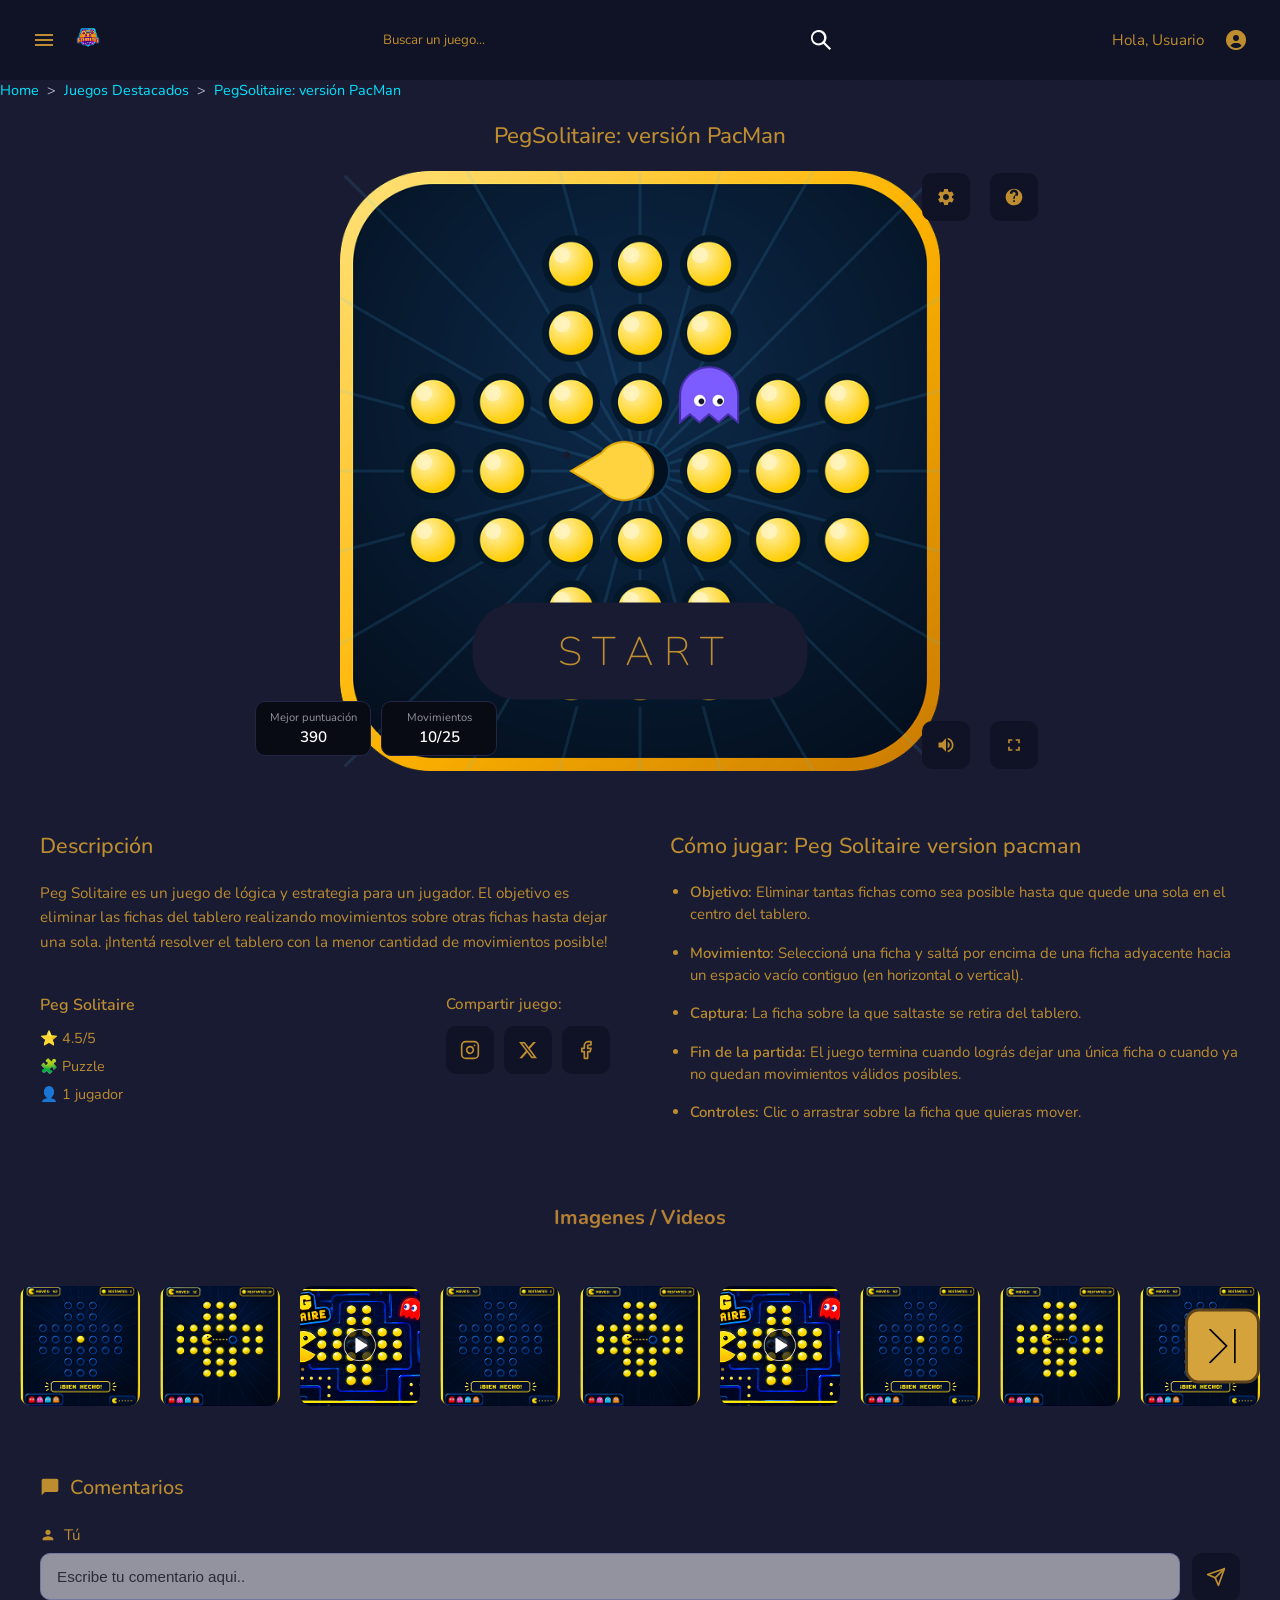
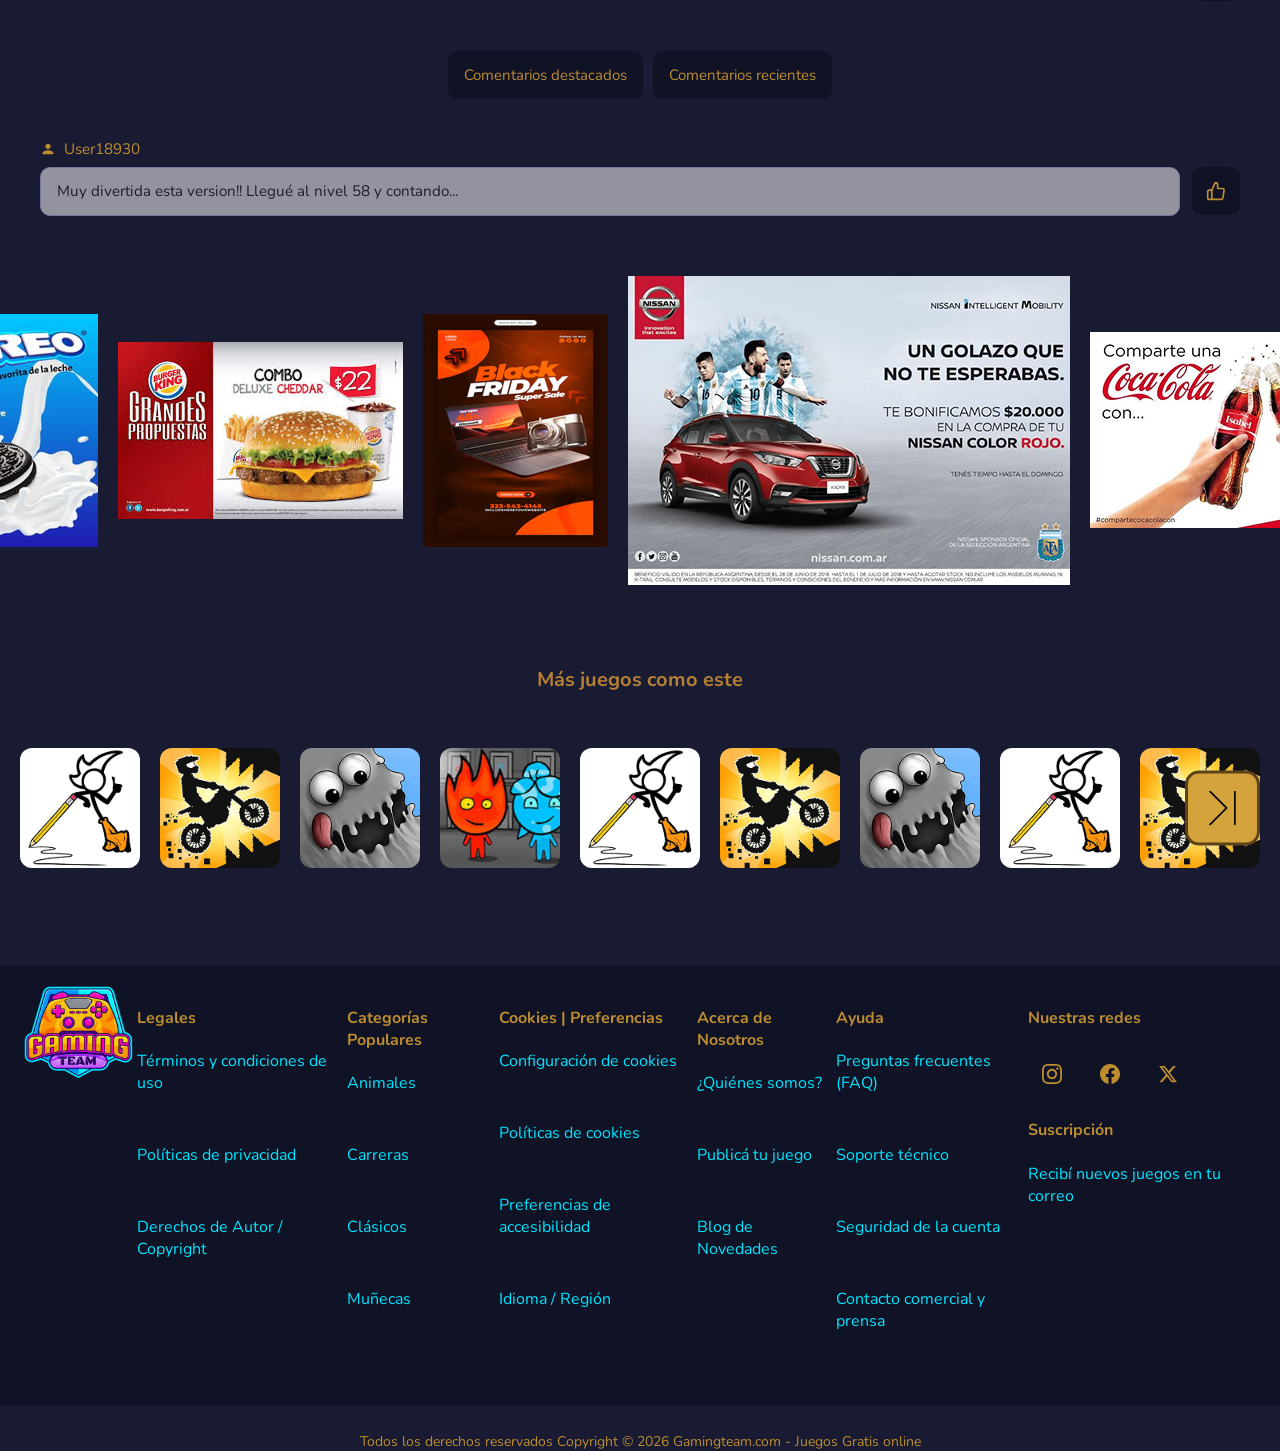
<file: TP2/gamePage/game.html>
<!DOCTYPE html>
<html lang="en">
<head>
    <meta charset="UTF-8">
    <meta name="viewport" content="width=device-width, initial-scale=1.0">
    <link rel="stylesheet" href="../css/navBar.css">
    <link rel="stylesheet" href="game.css">
    <link rel="stylesheet" href="../css/footer.css">
    <link rel="stylesheet" href="../css/publicidad.css">
    <link rel="stylesheet" href="../css/carrusel.css">
    <link rel="stylesheet" href="../css/btnStart.css">
    
    <link href="https://fonts.googleapis.com/css2?family=Nunito:ital,wght@0,200..1000;1,200..1000&display=swap" rel="stylesheet">    
    <title>GamingTeam - PegSolitaire PacMan</title>
</head>
<body>
    <header class="navBar">
        <nav>
            <!--izquierda-->
            <div class="izquierda">
                <img src="../assets/img/menu.png" alt="menu" class="menu" id="menuBtn"> 
                <a href="../index.html"><img src="../assets/img/logo.png" alt="logo" class="logo"></a>            
            </div>

            <!--centro-->
            <div class="buscador">
                <form action="#" method="get">
                    <input type="text" name="buscador" placeholder="Buscar un juego...">
                    <button type="submit" class="lupa-btn" aria-label="Buscar"></button>
                </form>
            </div>

            <!--derecha-->
            <div class="derecha">
                <span class="saludo-usuario">Hola, Usuario</span>
                <img src="../assets/img/user.png" alt="user" class="user" id="userBtn">
            </div>
        </nav>
    </header>


    <!-- Menú lateral desplegable (Sidebar de Categorías) -->
    <div id="sidebarMenu" class="sidebar">
        <div class="sidebar-content">
            <button id="closeMenuBtn" class="close-btn">X</button>
            <h2>Categorías</h2>
            <ul class="category-list">
                <li><a href="#" class="category-btn"><span>👯</span> dos jugadores</a></li>
                <li><a href="#" class="category-btn"><span>🎯</span> acción</a></li>
                <li><a href="#" class="category-btn"><span>🕹️</span> animaciones</a></li>
                <li><a href="#" class="category-btn"><span>🐶</span> animales</a></li>
                <li><a href="#" class="category-btn"><span>🌄</span> aventuras</a></li>
                <li><a href="#" class="category-btn"><span>🏎️</span> carreras</a></li>
                <li><a href="#" class="category-btn"><span>🃏</span> cartas</a></li>
                <li><a href="#" class="category-btn"><span>👻</span> clásicos</a></li>
                <li><a href="#" class="category-btn"><span>👱‍♀️</span> muñecas</a></li>
                <li><a href="#" class="category-btn"><span>🍲</span> cocina</a></li>
                <li><a href="#" class="category-btn"><span>🏀</span> deportes</a></li>
            </ul>

            
        </div>
    </div>
    <!-- Fondo oscuro semitransparente para cuando se abre el menú -->
    <div id="overlay" class="overlay"></div>

    <!-- Menú lateral desplegable (Sidebar de User) -->
    <div id="sidebarUserRight" class="sidebarRight">
        <div class="sidebar-content">
                
            <ul class="category-list">
                <li><button id="closeUserBtn" class="close-btn">X</button></li>
                <li><a href="#" class="category-btn">Mis Favoritos</a></li>
                <li><a href="#" class="category-btn">Mi Cuenta</a></li>
                <li><a href="#" class="category-btn">Cerrar Sesión</a></li>
            </ul>

            
        </div>
    </div>
    <!-- Fondo oscuro semitransparente para cuando se abre el menú -->
    <div id="overlay" class="overlay"></div>

    <div class="breadcrumbs">
        <a href="../index.html">
            Home  
        </a>
        <span class="separator">></span>
        <a href="#">
            Juegos Destacados 
        </a>
        <span class="separator">></span>
        <a href="game.html">
            PegSolitaire: versión PacMan
        </a>
    </div>

    <section class="seccion-juego">
        <!-- Título superior -->
        <h2 class="juego-titulo">PegSolitaire: versión PacMan</h2>

        <!-- Contenedor principal del juego -->
        <div class="juego-contenedor-principal">
            
            <!-- Botones superiores derechos (Configuración / Ayuda) -->
            <div class="juego-controles-top">
                <button class="icono-btn" aria-label="Configuración">
                    <svg viewBox="0 0 24 24" width="20" height="20" fill="currentColor"><path d="M19.14 12.94c.04-.3.06-.61.06-.94 0-.32-.02-.64-.07-.94l2.03-1.58c.18-.14.23-.41.12-.61l-1.92-3.32c-.12-.22-.37-.29-.59-.22l-2.39.96c-.5-.38-1.03-.7-1.62-.94l-.36-2.54c-.04-.24-.24-.41-.48-.41h-3.84c-.24 0-.43.17-.47.41l-.36 2.54c-.59.24-1.13.57-1.62.94l-2.39-.96c-.22-.08-.47 0-.59.22L2.74 8.87c-.12.21-.08.47.12.61l2.03 1.58c-.05.3-.09.63-.09.94s.02.64.07.94l-2.03 1.58c-.18.14-.23.41-.12.61l1.92 3.32c.12.22.37.29.59.22l2.39-.96c.5.38 1.03.7 1.62.94l.36 2.54c.05.24.24.41.48.41h3.84c.24 0 .44-.17.47-.41l.36-2.54c.59-.24 1.13-.56 1.62-.94l2.39.96c.22.08.47 0 .59-.22l1.92-3.32c.12-.22.07-.47-.12-.61l-2.01-1.58zM12 15.6c-1.98 0-3.6-1.62-3.6-3.6s1.62-3.6 3.6-3.6 3.6 1.62 3.6 3.6-1.62 3.6-3.6 3.6z"/></svg>
                </button>
                <button class="icono-btn" aria-label="Ayuda">
                    <svg viewBox="0 0 24 24" width="20" height="20" fill="currentColor"><path d="M12 2C6.48 2 2 6.48 2 12s4.48 10 10 10 10-4.48 10-10S17.52 2 12 2zm1 16h-2v-2h2v2zm1.07-7.75l-.9.92C13.45 11.9 13 12.5 13 14h-2v-.5c0-1.1.45-2.1 1.17-2.83l1.24-1.26c.37-.36.59-.86.59-1.41 0-1.1-.9-2-2-2s-2 .9-2 2H7c0-2.76 2.24-5 5-5s5 2.24 5 5c0 1.03-.42 1.98-1.07 2.75z"/></svg>
                </button>
            </div>


            <div class="juego-imagen-wrapper">
                <img src="../assets/pegPacmanPage/principal.png" alt="PegSolitaire: versión PacMan" class="juego-screenshot">
            </div>

            <div class="boton-start-container">
                <div class="boton-start-container">
                    <a href=# class="btn-start">
                        <span style="--i: 1">S</span>
                        <span style="--i: 2">T</span>
                        <span style="--i: 3">A</span>
                        <span style="--i: 4">R</span>
                        <span style="--i: 5">T</span>
                    </a>
                </div>
            </div>
            <!-- Estadísticas inferiores izquierdas -->
            <div class="juego-stats-bottom-left">
                <div class="stat-card">
                    <span class="stat-label">Mejor puntuación</span>
                    <span class="stat-value">390</span>
                </div>
                <div class="stat-card">
                    <span class="stat-label">Movimientos</span>
                    <span class="stat-value">10/25</span>
                </div>
            </div>

            <!-- Controles inferiores derechos (Audio / Pantalla completa) -->
            <div class="juego-controles-bottom-right">
                <button class="icono-btn" aria-label="Silenciar">
                    <svg viewBox="0 0 24 24" width="20" height="20" fill="currentColor"><path d="M3 9v6h4l5 5V4L7 9H3zm13.5 3c0-1.77-1.02-3.29-2.5-4.03v8.05c1.48-.73 2.5-2.25 2.5-4.02zM14 3.23v2.06c2.89.86 5 3.54 5 6.71s-2.11 5.85-5 6.71v2.06c4.01-.91 7-4.49 7-8.77s-2.99-7.86-7-8.77z"/></svg>
                </button>
                <button class="icono-btn" aria-label="Pantalla completa">
                    <svg viewBox="0 0 24 24" width="20" height="20" fill="currentColor"><path d="M7 14H5v5h5v-2H7v-3zm-2-4h2V7h3V5H5v5zm12 7h-3v2h5v-5h-2v3zM14 5v2h3v3h2V5h-5z"/></svg>
                </button>
            </div>

        </div>

    </section>

    <section class="game-info-section">
        <div class="game-info-container">
            
            <!-- Columna Izquierda: Descripción y Compartir -->
            <div class="info-column">
                <div class="info-block">
                    <h2 class="info-title">Descripción</h2>
                    <p class="info-text">Peg Solitaire es un juego de lógica y estrategia para un jugador. El objetivo es eliminar las fichas del tablero realizando movimientos sobre otras fichas hasta dejar una sola. ¡Intentá resolver el tablero con la menor cantidad de movimientos posible!
                    </p>
                </div>

                <!-- Detalles y Compartir en dos columnas internas -->
                <div class="details-share-row">
                    <div class="game-details">
                        <span class="detail-title">Peg Solitaire</span>
                        <span class="detail-item">⭐ 4.5/5</span>
                        <span class="detail-item">🧩 Puzzle</span>
                        <span class="detail-item">👤 1 jugador</span>
                    </div>

                    <div class="share-block">
                        <span class="share-title">Compartir juego:</span>
                        <div class="social-buttons">
                            <!-- Instagram -->
                            <button class="icono-btn" aria-label="Compartir en Instagram">
                                <svg viewBox="0 0 24 24" width="20" height="20" fill="none" stroke="currentColor" stroke-width="2" stroke-linecap="round" stroke-linejoin="round">
                                    <rect x="2" y="2" width="20" height="20" rx="5" ry="5"></rect>
                                    <path d="M16 11.37A4 4 0 1 1 12.63 8 4 4 0 0 1 16 11.37z"></path>
                                    <line x1="17.5" y1="6.5" x2="17.51" y2="6.5"></line>
                                </svg>
                            </button>
                            <!-- X (Twitter) -->
                            <button class="icono-btn" aria-label="Compartir en X">
                                <svg viewBox="0 0 24 24" width="20" height="20" fill="currentColor">
                                    <path d="M18.244 2.25h3.308l-7.227 8.26 8.502 11.24H16.17l-5.214-6.817L4.99 21.75H1.68l7.73-8.835L1.254 2.25H8.08l4.713 6.231zm-1.161 17.52h1.833L7.084 4.126H5.117z"/>
                                </svg>
                            </button>
                            <!-- Facebook -->
                            <button class="icono-btn" aria-label="Compartir en Facebook">
                                <svg viewBox="0 0 24 24" width="20" height="20" fill="none" stroke="currentColor" stroke-width="2" stroke-linecap="round" stroke-linejoin="round">
                                    <path d="M18 2h-3a5 5 0 0 0-5 5v3H7v4h3v8h4v-8h3l1-4h-4V7a1 1 0 0 1 1-1h3z"></path>
                                </svg>
                            </button>
                        </div>
                    </div>
                </div>
            </div>

            <!-- Columna Derecha: Cómo jugar -->
            <div class="info-column">
                <div class="info-block">
                    <h2 class="info-title">Cómo jugar: Peg Solitaire version pacman</h2>
                    <ul class="instructions-list">
                        <li><strong>Objetivo:</strong> Eliminar tantas fichas como sea posible hasta que quede una sola en el centro del tablero.</li>
                        <li><strong>Movimiento:</strong> Seleccioná una ficha y saltá por encima de una ficha adyacente hacia un espacio vacío contiguo (en horizontal o vertical).</li>
                        <li><strong>Captura:</strong> La ficha sobre la que saltaste se retira del tablero.</li>
                        <li><strong>Fin de la partida:</strong> El juego termina cuando lográs dejar una única ficha o cuando ya no quedan movimientos válidos posibles.</li>
                        <li><strong>Controles:</strong> Clic o arrastrar sobre la ficha que quieras mover.</li>
                    </ul>
                </div>
            </div>
        </div>
    </section>




    <div class="seccion-carrusel ">
        <h3 class="titulo-carrusel">Imagenes / Videos</h3>
        <div class="carrusel-contenedor">
            <!-- Botón Izquierdo -->
            <button class="btn-carrusel-prev"><img src="../assets/img/svg/flechaIzq.svg" alt=""
                    class="btn-carrusel"></button>
            <!-- La fila que contiene los juegos y se va a recortar -->
            <div class="carrusel-track ">
                <div class="juego-tarjeta">
                    <img src="../assets/pegPacmanPage/img1.png" alt="img1">
                </div>
                <div class="juego-tarjeta">
                    <img src="../assets/pegPacmanPage/img2.png" alt="img2">
                </div>
                <div class="juego-tarjeta">
                    <img src="../assets/pegPacmanPage/video1.png" alt="vid1">
                </div>
                <div class="juego-tarjeta">
                    <img src="../assets/pegPacmanPage/img3.png" alt="img3">
                </div>
                <div class="juego-tarjeta">
                    <img src="../assets/pegPacmanPage/img4.png" alt="img4">
                </div>
                <div class="juego-tarjeta">
                    <img src="../assets/pegPacmanPage/video2.png" alt="v2">
                </div>
                <div class="juego-tarjeta">
                    <img src="../assets/pegPacmanPage/img5.png" alt="img5">
                </div>
                <div class="juego-tarjeta">
                    <img src="../assets/pegPacmanPage/img6.png" alt="img6">
                </div>
                <div class="juego-tarjeta">
                    <img src="../assets/pegPacmanPage/img7.png" alt="img7">
                </div>
                <div class="juego-tarjeta">
                    <img src="../assets/pegPacmanPage/video3.png" alt="vid3">

                </div>
                <div class="juego-tarjeta">
                    <img src="../assets/pegPacmanPage/img8.png" alt="img8">
                </div>
                <div class="juego-tarjeta">
                    <img src="../assets/pegPacmanPage/img9.png" alt="img9">

                </div>
            </div>
            <!-- Botón Derecho -->
            <button class="btn-carrusel-next"><img src="../assets/img/svg/flechaDer.svg" alt=""
                    class="btn-carrusel"></button>
        </div>
    </div>


    <div class="comments-section">
    <!-- Título principal -->
        <div class="comments-header">
            <svg class="icon-title" viewBox="0 0 24 24" width="20" height="20" fill="currentColor">
                <path d="M20 2H4c-1.1 0-2 .9-2 2v18l4-4h14c1.1 0 2-.9 2-2V4c0-1.1-.9-2-2-2z"/>
            </svg>
            <h2>Comentarios</h2>
        </div>

        <!-- Bloque para escribir comentario ("Tú") -->
        <div class="comment-block">
            <div class="comment-user">
                <svg class="icon-user" viewBox="0 0 24 24" width="16" height="16" fill="currentColor">
                    <path d="M12 12c2.21 0 4-1.79 4-4s-1.79-4-4-4-4 1.79-4 4 1.79 4 4 4zm0 2c-2.67 0-8 1.34-8 4v2h16v-2c0-2.66-5.33-4-8-4z"/>
                </svg>
                <span>Tú</span>
            </div>
            <div class="comment-input-wrapper">
                <input type="text" id="commentInput" placeholder="Escribe tu comentario aqui.." class="comment-input">
                <button id="sendCommentBtn" class="icono-btn" aria-label="Enviar comentario">
                    <svg viewBox="0 0 24 24" width="20" height="20" fill="none" stroke="currentColor" stroke-width="2" stroke-linecap="round" stroke-linejoin="round">
                        <line x1="22" y1="2" x2="11" y2="13"></line>
                        <polygon points="22 2 15 22 11 13 2 9 22 2"></polygon>
                    </svg>
                </button>
            </div>
        </div>

    <!-- Pestañas de filtro -->
    <div class="comment-filters">
        <button class="filter-btn "> Comentarios destacados</button>
        <button class="filter-btn">Comentarios recientes</button>
    </div>

    <div id="commentsContainer" class="comments-container"></div>

    <div class="comment-block">
        <div class="comment-user">
            <svg class="icon-user" viewBox="0 0 24 24" width="16" height="16" fill="currentColor">
                <path d="M12 12c2.21 0 4-1.79 4-4s-1.79-4-4-4-4 1.79-4 4 1.79 4 4 4zm0 2c-2.67 0-8 1.34-8 4v2h16v-2c0-2.66-5.33-4-8-4z"/>
            </svg>
            <span>User18930</span>
        </div>
        <div class="comment-input-wrapper">
            <div class="comment-text">Muy divertida esta version!! Llegué al nivel 58 y contando...</div>
        
        <!-- Agregamos la clase 'like-btn' y ambos SVGs -->
        <button class="icono-btn like-btn" aria-label="Me gusta">
            <!-- Ícono por defecto (Pulgar arriba) -->
            <svg class="thumb-icon" viewBox="0 0 24 24" width="20" height="20" fill="none" stroke="currentColor" stroke-width="2" stroke-linecap="round" stroke-linejoin="round">
            <path d="M14 9V5a3 3 0 0 0-3-3l-4 9v11h11.28a2 2 0 0 0 2-1.7l1.38-9a2 2 0 0 0-2-2.3zM7 22H4a2 2 0 0 1-2-2v-7a2 2 0 0 1 2-2h3"></path>
            </svg>
            <!-- Ícono de Corazón (Oculto inicialmente) -->
            <svg class="heart-icon" viewBox="0 0 24 24" width="20" height="20" fill="currentColor" stroke="currentColor" stroke-width="2" stroke-linecap="round" stroke-linejoin="round">
            <path d="M20.84 4.61a5.5 5.5 0 0 0-7.78 0L12 5.67l-1.06-1.06a5.5 5.5 0 0 0-7.78 7.78l1.06 1.06L12 21.23l7.78-7.78 1.06-1.06a5.5 5.5 0 0 0 0-7.78z"></path>
            </svg>
        </button>
        </div>
    </div>
    </div>


    <div class="seccion-publicidad">
        <div class="contenedor-publicidad">
            <div class="publicidad"><img src="../assets/img/publiOreo.png" alt="Publicidad"></div>
            <div class="publicidad"><img src="../assets/img/publiHamburguesa.png" alt="Publicidad"></div>
            <div class="publicidad"><img src="../assets/img/publiBFChica.png" alt="Publicidad"></div>
            <div class="publicidad"><img src="../assets/img/publiAuto.png" alt="Publicidad"></div>
            <div class="publicidad"><img src="../assets/img/publiCoca.png" alt="Publicidad"></div>
        </div>
    </div>

    <div class="seccion-carrusel">
        <h3 class="titulo-carrusel">Más juegos como este</h3>

        <div class="carrusel-contenedor">
            <!-- Botón Izquierdo -->
            <button class="btn-carrusel-prev"><img src="../assets/img/svg/flechaIzq.svg" alt=""class="btn-carrusel"></button>

            <!-- La fila que contiene los juegos y se va a recortar -->
            <div class="carrusel-track track-recomendados">
                <div class="juego-tarjeta">
                    <img src="../assets/img/fancyPants.png" alt="Stickman">
                    <div class="info-juego">
                        <span class="nombre-juego">Fancy Pants</span>
                    </div>
                </div>
                <div class="juego-tarjeta">
                    <img src="../assets/img/motoTrap.png" alt="Moto">
                    <div class="info-juego">
                        <span class="nombre-juego">Moto Trap</span>
                    </div>
                </div>
                <div class="juego-tarjeta">
                    <img src="../assets/img/tastyPlanet.png" alt="Monstruo">
                    <div class="info-juego">
                        <span class="nombre-juego">Tasty Planet</span>
                    </div>
                </div>
                <div class="juego-tarjeta">
                    <img src="../assets/img/fireboyWatergirl.png" alt="Fireboy Watergirl">
                    <div class="info-juego">
                        <span class="nombre-juego">Fireboy & Watergirl</span>
                    </div>
                </div>
                <div class="juego-tarjeta">
                    <img src="../assets/img/fancyPants.png" alt="Stickman">
                    <div class="info-juego">
                        <span class="nombre-juego">Fancy Pants</span>
                    </div>
                </div>
                <div class="juego-tarjeta">
                    <img src="../assets/img/motoTrap.png" alt="Moto">
                    <div class="info-juego">
                        <span class="nombre-juego">Moto Trap</span>
                    </div>
                </div>
                <div class="juego-tarjeta">
                    <img src="../assets/img/tastyPlanet.png" alt="Monstruo">
                    <div class="info-juego">
                        <span class="nombre-juego">Tasty Planet</span>
                    </div>
                </div>
                <div class="juego-tarjeta">
                    <img src="../assets/img/fancyPants.png" alt="Stickman">
                    <div class="info-juego">
                        <span class="nombre-juego">Fancy Pants</span>
                    </div>
                </div>
                <div class="juego-tarjeta">
                    <img src="../assets/img/motoTrap.png" alt="Moto">
                    <div class="info-juego">
                        <span class="nombre-juego">Moto Trap</span>
                    </div>
                </div>
                <div class="juego-tarjeta">
                    <img src="../assets/img/tastyPlanet.png" alt="Monstruo">
                    <div class="info-juego">
                        <span class="nombre-juego">Tasty Planet</span>
                    </div>
                </div>
                <div class="juego-tarjeta">
                    <img src="../assets/img/fancyPants.png" alt="Stickman">
                    <div class="info-juego">
                        <span class="nombre-juego">Fancy Pants</span>
                    </div>
                </div>
                <div class="juego-tarjeta">
                    <img src="../assets/img/motoTrap.png" alt="Moto">
                    <div class="info-juego">
                        <span class="nombre-juego">Moto Trap</span>
                    </div>
                </div>
                <div class="juego-tarjeta">
                    <img src="../assets/img/tastyPlanet.png" alt="Monstruo">
                    <div class="info-juego">
                        <span class="nombre-juego">Tasty Planet</span>
                    </div>
                </div>
                <div class="juego-tarjeta">
                    <img src="../assets/img/fancyPants.png" alt="Stickman">
                    <div class="info-juego">
                        <span class="nombre-juego">Fancy Pants</span>
                    </div>
                </div>
                <div class="juego-tarjeta">
                    <img src="../assets/img/motoTrap.png" alt="Moto">
                    <div class="info-juego">
                        <span class="nombre-juego">Moto Trap</span>
                    </div>
                </div>
                <div class="juego-tarjeta">
                    <img src="../assets/img/tastyPlanet.png" alt="Monstruo">
                    <div class="info-juego">
                        <span class="nombre-juego">Tasty Planet</span>
                    </div>
                </div>
                <div class="juego-tarjeta">
                    <img src="../assets/img/fancyPants.png" alt="Stickman">
                    <div class="info-juego">
                        <span class="nombre-juego">Fancy Pants</span>
                    </div>
                </div>
                <div class="juego-tarjeta">
                    <img src="../assets/img/motoTrap.png" alt="Moto">
                    <div class="info-juego">
                        <span class="nombre-juego">Moto Trap</span>
                    </div>
                </div>
                <div class="juego-tarjeta">
                    <img src="../assets/img/tastyPlanet.png" alt="Monstruo">
                    <div class="info-juego">
                        <span class="nombre-juego">Tasty Planet</span>
                    </div>
                </div>
                <div class="juego-tarjeta">
                    <img src="../assets/img/fancyPants.png" alt="Stickman">
                    <div class="info-juego">
                        <span class="nombre-juego">Fancy Pants</span>
                    </div>
                </div>
                <div class="juego-tarjeta">
                    <img src="../assets/img/motoTrap.png" alt="Moto">
                    <div class="info-juego">
                        <span class="nombre-juego">Moto Trap</span>
                    </div>
                </div>
            </div>
            <!-- Botón Derecho -->
            <button class="btn-carrusel-next"><img src="../assets/img/svg/flechaDer.svg" alt=""class="btn-carrusel"></button>
        </div>
    </div>

    <footer class="seccion-footer">
        <!-- Contenedor superior para agrupar todas las columnas -->
        <div class="footer-columnas">

            <!-- Columna 1: Logo -->
            <div class="footer-col-logo-col"><img class="footer-logo" src="../assets/img/logo.png" alt="Gaming Team Logo"
                    class="footer-logo"></div>

            <!-- Columna 2: Legales -->
            <div class="footer-col">
                <h4>Legales</h4>
                <ul>
                    <li><a class="footer-link" href="#">Términos y condiciones de uso</a></li>
                    <li><a class="footer-link" href="#">Políticas de privacidad</a></li>
                    <li><a class="footer-link" href="#">Derechos de Autor / Copyright</a></li>
                </ul>
            </div>

            <!-- Columna 3: Categorías Populares -->
            <div class="footer-col">
                <h4>Categorías Populares</h4>
                <ul>
                    <li><a class="footer-link" href="#">Animales</a></li>
                    <li><a class="footer-link" href="#">Carreras</a></li>
                    <li><a class="footer-link" href="#">Clásicos</a></li>
                    <li><a class="footer-link" href="#">Muñecas</a></li>
                </ul>
            </div>

            <!-- Columna 4: Cookies | Preferencias -->
            <div class="footer-col">
                <h4>Cookies | Preferencias</h4>
                <ul>
                    <li><a class="footer-link" href="#">Configuración de cookies</a></li>
                    <li><a class="footer-link" href="#">Políticas de cookies</a></li>
                    <li><a class="footer-link" href="#">Preferencias de accesibilidad</a></li>
                    <li><a class="footer-link" href="#">Idioma / Región</a></li>
                </ul>
            </div>

            <!-- Columna 5: Acerca de Nosotros -->
            <div class="footer-col">
                <h4>Acerca de Nosotros</h4>
                <ul>
                    <li><a class="footer-link" href="#">¿Quiénes somos?</a></li>
                    <li><a class="footer-link" href="#">Publicá tu juego</a></li>
                    <li><a class="footer-link" href="#">Blog de Novedades</a></li>
                </ul>
            </div>

            <!-- Columna 6: Ayuda -->
            <div class="footer-col">
                <h4>Ayuda</h4>
                <ul>
                    <li><a class="footer-link" href="#">Preguntas frecuentes (FAQ)</a></li>
                    <li><a class="footer-link" href="#">Soporte técnico</a></li>
                    <li><a class="footer-link" href="#">Seguridad de la cuenta</a></li>
                    <li><a class="footer-link" href="#">Contacto comercial y prensa</a></li>
                </ul>
            </div>

            <!-- Columna 7: Redes y Suscripción -->
            <div class="footer-col-redes-suscripcion-col">
                <h4>Nuestras redes</h4>
                <div class="redes-iconos">

                    <button class="icono-btn" aria-label="Compartir en Instagram">
                        <svg viewBox="0 0 24 24" width="20" height="20" fill="currentColor">
                            <path d="M12 2.163c3.204 0 3.584.012 4.85.07 3.252.148 4.771 1.691 4.919 4.919.058 1.265.069 1.645.069 4.849 0 3.205-.012 3.584-.069 4.849-.149 3.225-1.664 4.771-4.919 4.919-1.266.058-1.644.07-4.85.07-3.204 0-3.584-.012-4.849-.07-3.26-.149-4.771-1.699-4.919-4.92-.058-1.265-.07-1.644-.07-4.849 0-3.204.013-3.583.07-4.849.149-3.227 1.664-4.771 4.919-4.919 1.266-.057 1.645-.069 4.849-.069zm0-2.163c-3.259 0-3.667.014-4.947.072-4.358.2-6.78 2.618-6.98 6.98-.059 1.281-.073 1.689-.073 4.948 0 3.259.014 3.668.072 4.948.2 4.358 2.618 6.78 6.98 6.98 1.281.058 1.689.072 4.948.072 3.259 0 3.668-.014 4.948-.072 4.354-.2 6.782-2.618 6.979-6.98.059-1.28.073-1.689.073-4.948 0-3.259-.014-3.667-.072-4.947-.196-4.354-2.617-6.78-6.979-6.98-1.281-.059-1.69-.073-4.949-.073zm0 5.838c-3.403 0-6.162 2.759-6.162 6.162s2.759 6.163 6.162 6.163 6.162-2.759 6.162-6.163c0-3.403-2.759-6.162-6.162-6.162zm0 10.162c-2.209 0-4-1.79-4-4 0-2.209 1.791-4 4-4s4 1.791 4 4c0 2.21-1.791 4-4 4zm6.406-11.845c-.796 0-1.441.645-1.441 1.44s.645 1.44 1.441 1.44c.795 0 1.439-.645 1.439-1.44s-.644-1.44-1.439-1.44z"/>
                        </svg>
                    </button>


                    <button class="icono-btn" aria-label="Compartir en Facebook">
                        <svg viewBox="0 0 24 24" width="20" height="20" fill="currentColor">
                            <path d="M24 12.073c0-6.627-5.373-12-12-12s-12 5.373-12 12c0 5.99 4.388 10.954 10.125 11.854v-8.385H7.078v-3.47h3.047V9.43c0-3.007 1.792-4.669 4.533-4.669 1.312 0 2.686.235 2.686.235v2.953H15.83c-1.491 0-1.956.925-1.956 1.874v2.25h3.328l-.532 3.47h-2.796v8.385C19.612 23.027 24 18.062 24 12.073z"/>
                        </svg>
                    </button>

                    <button class="icono-btn" aria-label="Compartir en X">
                        <svg viewBox="0 0 24 24" width="20" height="20" fill="currentColor">
                            <path d="M18.244 2.25h3.308l-7.227 8.26 8.502 11.24H16.17l-5.214-6.817L4.99 21.75H1.68l7.73-8.835L1.254 2.25H8.08l4.713 6.231zm-1.161 17.52h1.833L7.084 4.126H5.117z"/>
                        </svg>
                    </button>
                </div>

                <h4 class="titulo-suscripcion">Suscripción</h4>
                <a class="footer-link" href="#">Recibí nuevos juegos en tu correo</a>
            </div>

        </div>

        <!-- Barra inferior para el Copyright -->
        <div class="footer-copyright">
            <p>Todos los derechos reservados Copyright &copy; 2026 Gamingteam.com - Juegos Gratis online</p>
        </div>
    </footer>

    <script src="../js/navBar.js"></script>
    <script src="../js/userMenu.js"></script>
    <script src="../js/carrusel.js"></script>
    <script src="comment.js"></script>
    <script src="../js/api-juegos.js"></script>
</body>
</html>
</file>
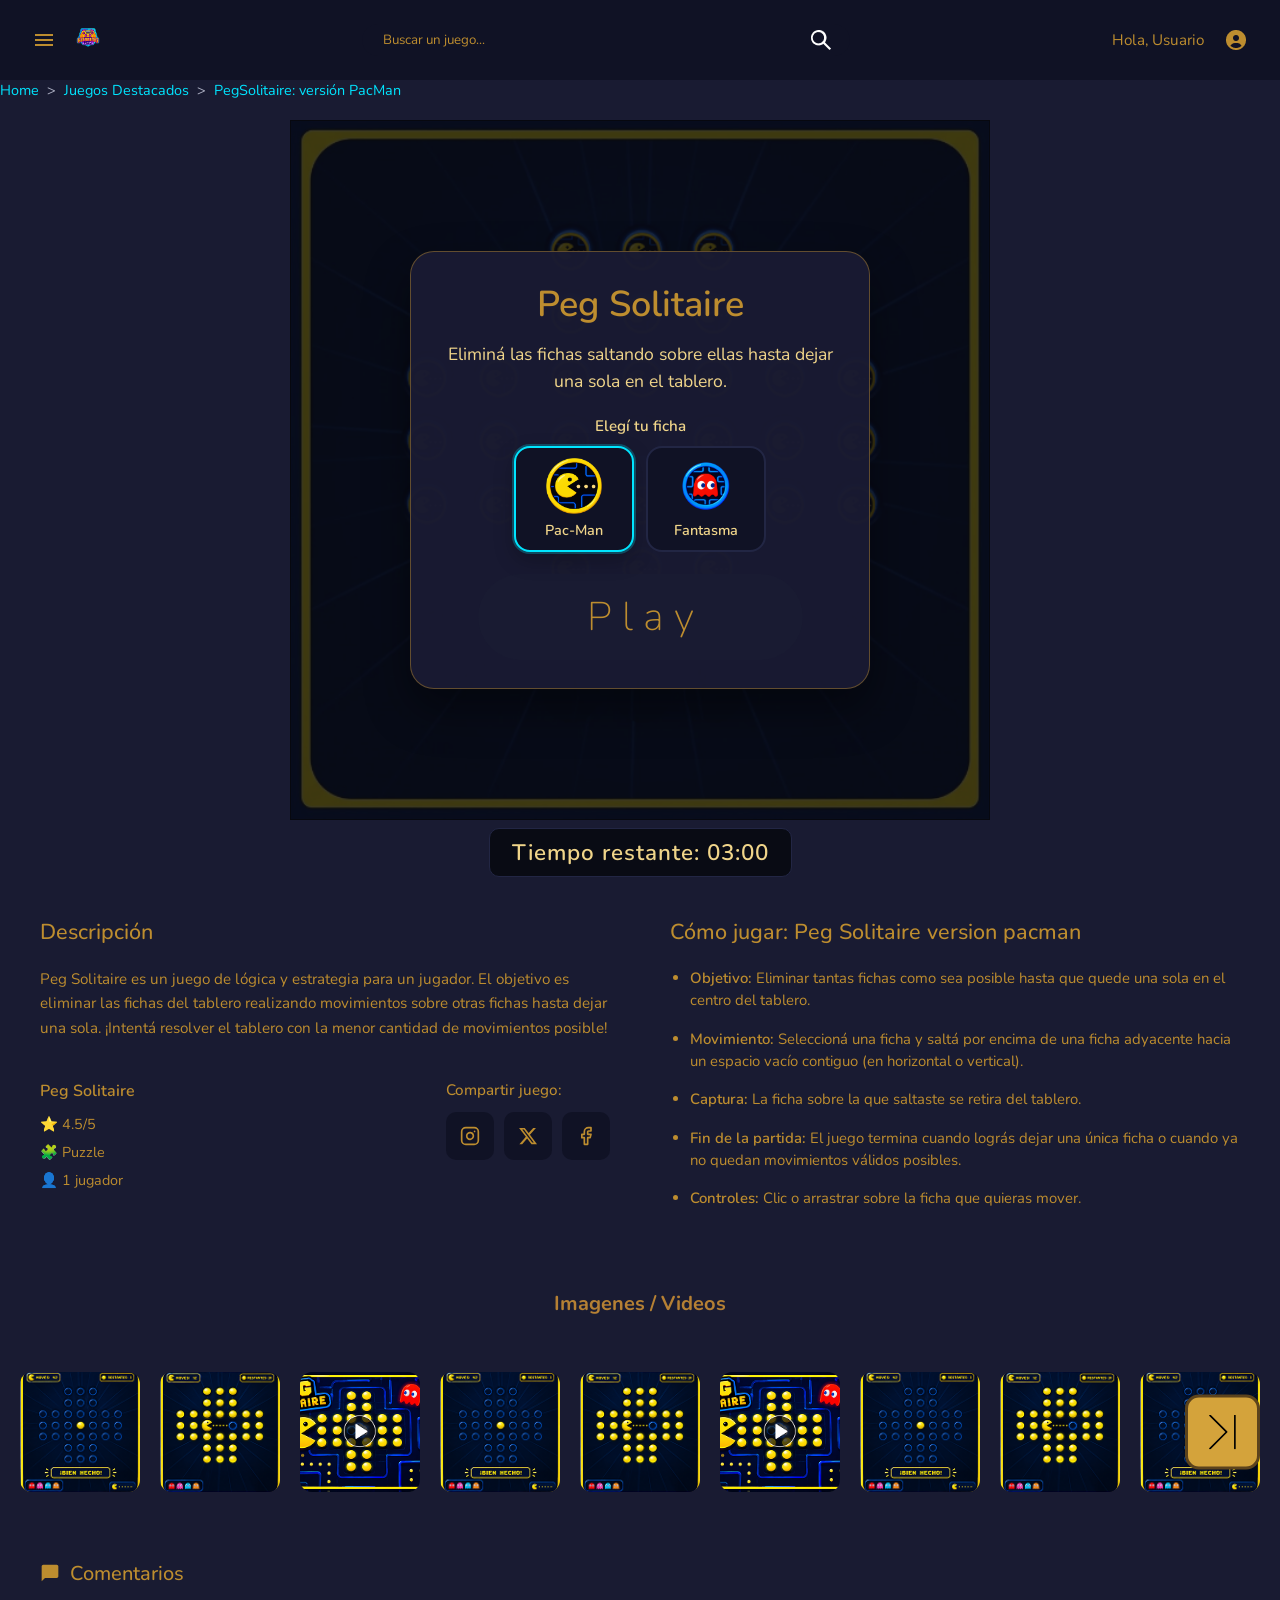
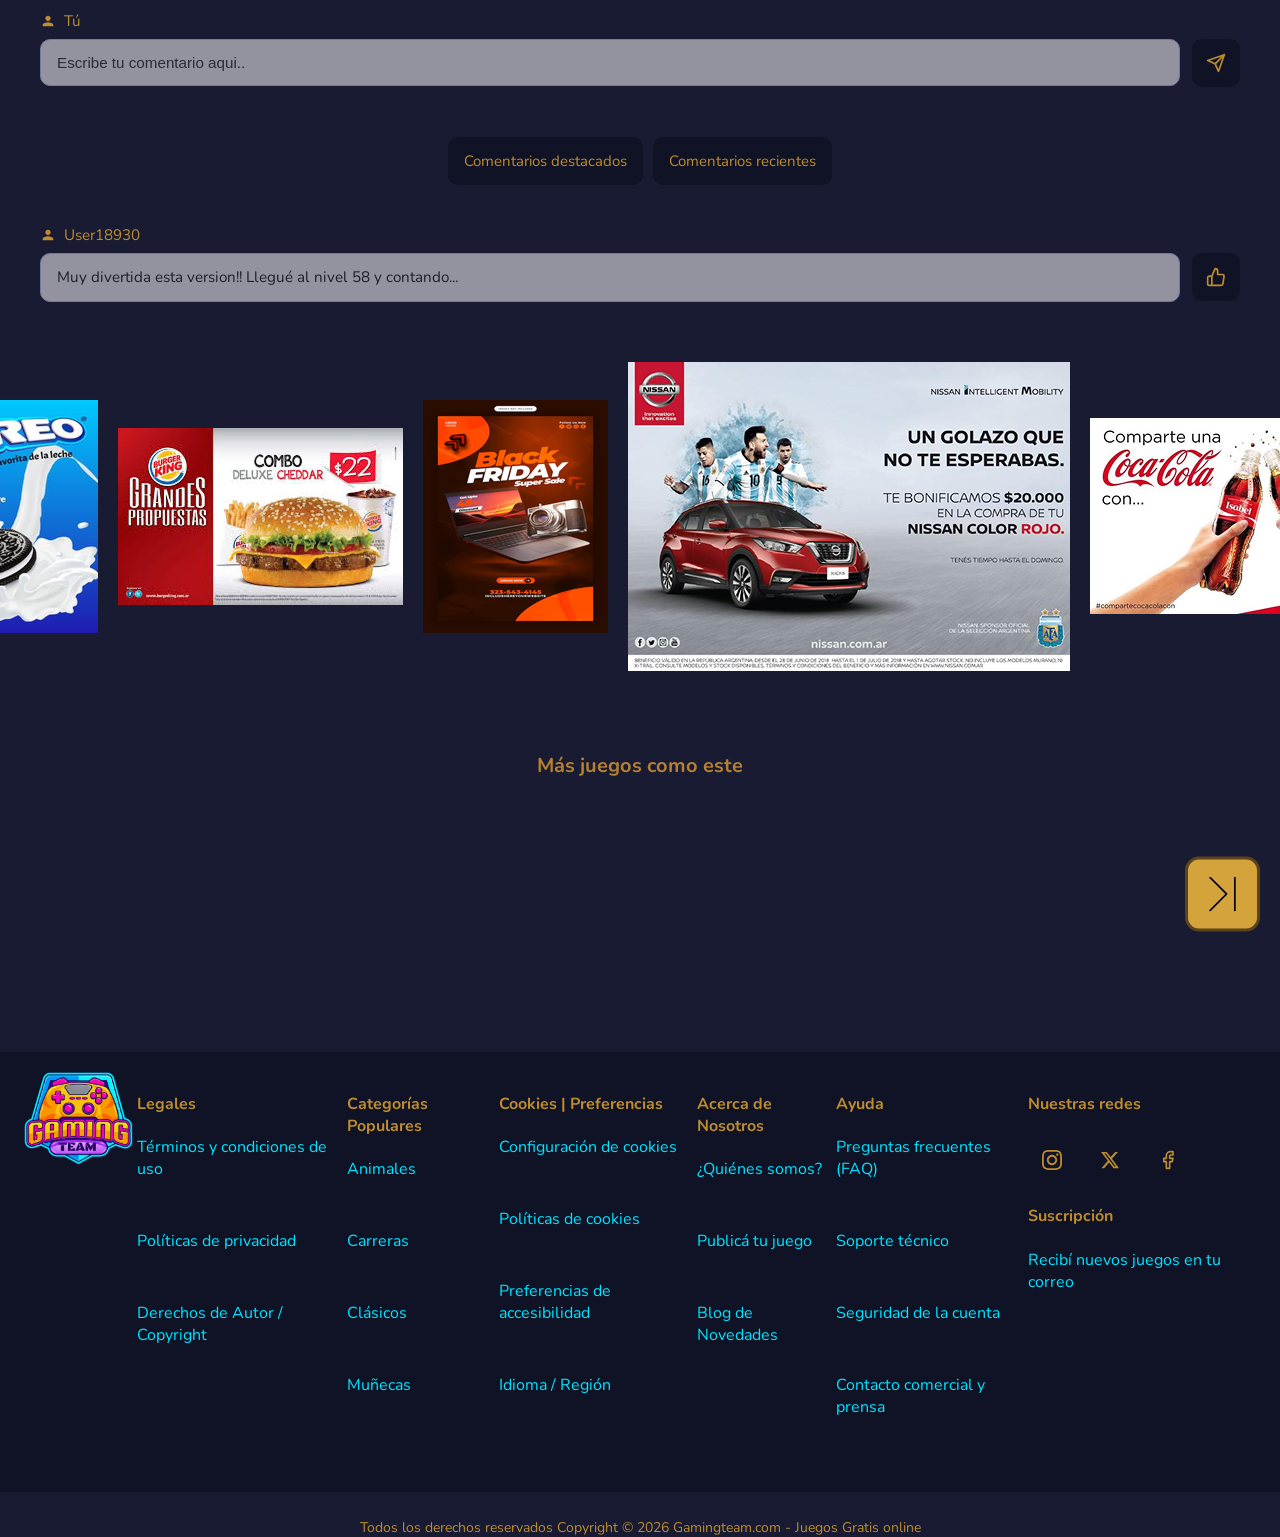
<file: TP2/pegsolitaire/pegsolitaire.html>
<!DOCTYPE html>
<html lang="en">
<head>
    <meta charset="UTF-8">
    <meta name="viewport" content="width=device-width, initial-scale=1.0">
    <link rel="stylesheet" href="../css/navBar.css">
    <link rel="stylesheet" href="../css/footer.css">
    <link rel="stylesheet" href="../css/publicidad.css">
    <link rel="stylesheet" href="../css/carrusel.css">
    <link rel="stylesheet" href="../css/btnStart.css">
    <link rel="stylesheet" href="styles.css">
    
    <link href="https://fonts.googleapis.com/css2?family=Nunito:ital,wght@0,200..1000;1,200..1000&display=swap" rel="stylesheet">    
    <title>GamingTeam - PegSolitaire PacMan</title>
</head>
<body>
    <header class="navBar">
        <nav>
            <!--izquierda-->
            <div class="izquierda">
                <img src="../assets/img/menu.png" alt="menu" class="menu" id="menuBtn"> 
                <a href="../index.html"><img src="../assets/img/logo.png" alt="logo" class="logo"></a>            
            </div>

            <!--centro-->
            <div class="buscador">
                <form action="#" method="get">
                    <input type="text" name="buscador" placeholder="Buscar un juego...">
                    <button type="submit" class="lupa-btn" aria-label="Buscar"></button>
                </form>
            </div>

            <!--derecha-->
            <div class="derecha">
                <span class="saludo-usuario">Hola, Usuario</span>
                <img src="../assets/img/user.png" alt="user" class="user" id="userBtn">
            </div>
        </nav>
    </header>


    <!-- Menú lateral desplegable (Sidebar de Categorías) -->
    <div id="sidebarMenu" class="sidebar">
        <div class="sidebar-content">
            <button id="closeMenuBtn" class="close-btn">X</button>
            <h2>Categorías</h2>
            <ul class="category-list">
                <li><a href="#" class="category-btn"><span>👯</span> dos jugadores</a></li>
                <li><a href="#" class="category-btn"><span>🎯</span> acción</a></li>
                <li><a href="#" class="category-btn"><span>🕹️</span> animaciones</a></li>
                <li><a href="#" class="category-btn"><span>🐶</span> animales</a></li>
                <li><a href="#" class="category-btn"><span>🌄</span> aventuras</a></li>
                <li><a href="#" class="category-btn"><span>🏎️</span> carreras</a></li>
                <li><a href="#" class="category-btn"><span>🃏</span> cartas</a></li>
                <li><a href="#" class="category-btn"><span>👻</span> clásicos</a></li>
                <li><a href="#" class="category-btn"><span>👱‍♀️</span> muñecas</a></li>
                <li><a href="#" class="category-btn"><span>🍲</span> cocina</a></li>
                <li><a href="#" class="category-btn"><span>🏀</span> deportes</a></li>
            </ul>

            
        </div>
    </div>
    <!-- Fondo oscuro semitransparente para cuando se abre el menú -->
    <div id="overlay" class="overlay"></div>

    <!-- Menú lateral desplegable (Sidebar de User) -->
    <div id="sidebarUserRight" class="sidebarRight">
        <div class="sidebar-content">
                
            <ul class="category-list">
                <li><button id="closeUserBtn" class="close-btn">X</button></li>
                <li><a href="#" class="category-btn">Mis Favoritos</a></li>
                <li><a href="#" class="category-btn">Mi Cuenta</a></li>
                <li><a href="#" class="category-btn">Cerrar Sesión</a></li>
            </ul>

            
        </div>
    </div>
    <!-- Fondo oscuro semitransparente para cuando se abre el menú -->
    <div id="overlay" class="overlay"></div>

    <div class="breadcrumbs">
        <a href="#">
            Home  
        </a>
        <span class="separator">></span>
        <a href="#">
            Juegos Destacados 
        </a>
        <span class="separator">></span>
        <a href="#">
            PegSolitaire: versión PacMan
        </a>
    </div>
    <div class="juego-canvas-wrapper">
        <div class="canvas-game-area">
            <canvas id="canvas" width="600" height="600" style="border:#000 solid 1px;" willReadFrequently>
                <p>Su navegador no soporta HTML5</p>
            </canvas>

            <div id="game-start-menu" class="game-overlay">
                <div class="game-menu-card">
                    <h2 class="game-menu-title">Peg Solitaire</h2>
                    <p class="game-menu-text">Eliminá las fichas saltando sobre ellas hasta dejar una sola en el tablero.</p>
                    <fieldset class="game-skin-picker">
                        <legend>Elegí tu ficha</legend>
                        <div class="game-skin-options">
                            <label class="game-skin-option">
                                <input type="radio" name="ficha-skin" value="pacman" checked>
                                <span class="game-skin-card">
                                    <img src="../assets/pegPacmanPage/fichasytablero/pacman.png" alt="">
                                    <span>Pac-Man</span>
                                </span>
                            </label>
                            <label class="game-skin-option">
                                <input type="radio" name="ficha-skin" value="fantasma">
                                <span class="game-skin-card">
                                    <img src="../assets/pegPacmanPage/fichasytablero/fantasma.png" alt="">
                                    <span>Fantasma</span>
                                </span>
                            </label>
                        </div>
                    </fieldset>
                    <button id="btn-play" class="btn-start" type="button">
                        <span style="--i: 0">P</span><span style="--i: 1">l</span><span style="--i: 2">a</span><span style="--i: 3">y</span>
                    </button>
                </div>
            </div>

            <div id="game-end-menu" class="game-overlay" hidden>
                <div class="game-menu-card">
                    <h2 class="game-menu-title">¡Fin del juego!</h2>
                    <p id="game-end-message" class="game-menu-text">No quedan más movimientos posibles.</p>
                    <p class="game-final-time">Tiempo restante: <span id="final-time">03:00</span></p>
                    <button id="btn-replay" class="btn-start btn-replay" type="button">
                        <span style="--i: 0">R</span><span style="--i: 1">e</span><span style="--i: 2">i</span><span style="--i: 3">n</span><span style="--i: 4">i</span><span style="--i: 5">c</span><span style="--i: 6">i</span><span style="--i: 7">a</span><span style="--i: 8">r</span>
                    </button>
                </div>
            </div>
        </div>

        <div class="game-hud">
            <div id="game-timer" class="game-timer" aria-live="polite">Tiempo restante: 03:00</div>
            <button id="btn-restart" class="game-restart-btn" type="button" hidden>Reiniciar</button>
        </div>
    </div>


    <section class="game-info-section">
        <div class="game-info-container">
            
            <!-- Columna Izquierda: Descripción y Compartir -->
            <div class="info-column">
                <div class="info-block">
                    <h2 class="info-title">Descripción</h2>
                    <p class="info-text">Peg Solitaire es un juego de lógica y estrategia para un jugador. El objetivo es eliminar las fichas del tablero realizando movimientos sobre otras fichas hasta dejar una sola. ¡Intentá resolver el tablero con la menor cantidad de movimientos posible!
                    </p>
                </div>

                <!-- Detalles y Compartir en dos columnas internas -->
                <div class="details-share-row">
                    <div class="game-details">
                        <span class="detail-title">Peg Solitaire</span>
                        <span class="detail-item">⭐ 4.5/5</span>
                        <span class="detail-item">🧩 Puzzle</span>
                        <span class="detail-item">👤 1 jugador</span>
                    </div>

                    <div class="share-block">
                        <span class="share-title">Compartir juego:</span>
                        <div class="social-buttons">
                            <!-- Instagram -->
                            <button class="icono-btn" aria-label="Compartir en Instagram">
                                <svg viewBox="0 0 24 24" width="20" height="20" fill="none" stroke="currentColor" stroke-width="2" stroke-linecap="round" stroke-linejoin="round">
                                    <rect x="2" y="2" width="20" height="20" rx="5" ry="5"></rect>
                                    <path d="M16 11.37A4 4 0 1 1 12.63 8 4 4 0 0 1 16 11.37z"></path>
                                    <line x1="17.5" y1="6.5" x2="17.51" y2="6.5"></line>
                                </svg>
                            </button>
                            <!-- X (Twitter) -->
                            <button class="icono-btn" aria-label="Compartir en X">
                                <svg viewBox="0 0 24 24" width="20" height="20" fill="currentColor">
                                    <path d="M18.244 2.25h3.308l-7.227 8.26 8.502 11.24H16.17l-5.214-6.817L4.99 21.75H1.68l7.73-8.835L1.254 2.25H8.08l4.713 6.231zm-1.161 17.52h1.833L7.084 4.126H5.117z"/>
                                </svg>
                            </button>
                            <!-- Facebook -->
                            <button class="icono-btn" aria-label="Compartir en Facebook">
                                <svg viewBox="0 0 24 24" width="20" height="20" fill="none" stroke="currentColor" stroke-width="2" stroke-linecap="round" stroke-linejoin="round">
                                    <path d="M18 2h-3a5 5 0 0 0-5 5v3H7v4h3v8h4v-8h3l1-4h-4V7a1 1 0 0 1 1-1h3z"></path>
                                </svg>
                            </button>
                        </div>
                    </div>
                </div>
            </div>

            <!-- Columna Derecha: Cómo jugar -->
            <div class="info-column">
                <div class="info-block">
                    <h2 class="info-title">Cómo jugar: Peg Solitaire version pacman</h2>
                    <ul class="instructions-list">
                        <li><strong>Objetivo:</strong> Eliminar tantas fichas como sea posible hasta que quede una sola en el centro del tablero.</li>
                        <li><strong>Movimiento:</strong> Seleccioná una ficha y saltá por encima de una ficha adyacente hacia un espacio vacío contiguo (en horizontal o vertical).</li>
                        <li><strong>Captura:</strong> La ficha sobre la que saltaste se retira del tablero.</li>
                        <li><strong>Fin de la partida:</strong> El juego termina cuando lográs dejar una única ficha o cuando ya no quedan movimientos válidos posibles.</li>
                        <li><strong>Controles:</strong> Clic o arrastrar sobre la ficha que quieras mover.</li>
                    </ul>
                </div>
            </div>
        </div>
    </section>




    <div class="seccion-carrusel ">
        <h3 class="titulo-carrusel">Imagenes / Videos</h3>
        <div class="carrusel-contenedor">
            <!-- Botón Izquierdo -->
            <button class="btn-carrusel-prev"><img src="../assets/img/svg/flechaIzq.svg" alt=""
                    class="btn-carrusel"></button>
            <!-- La fila que contiene los juegos y se va a recortar -->
            <div class="carrusel-track ">
                <div class="juego-tarjeta">
                    <img src="../assets/pegPacmanPage/img1.png" alt="img1">
                </div>
                <div class="juego-tarjeta">
                    <img src="../assets/pegPacmanPage/img2.png" alt="img2">
                </div>
                <div class="juego-tarjeta">
                    <img src="../assets/pegPacmanPage/video1.png" alt="vid1">
                </div>
                <div class="juego-tarjeta">
                    <img src="../assets/pegPacmanPage/img3.png" alt="img3">
                </div>
                <div class="juego-tarjeta">
                    <img src="../assets/pegPacmanPage/img4.png" alt="img4">
                </div>
                <div class="juego-tarjeta">
                    <img src="../assets/pegPacmanPage/video2.png" alt="v2">
                </div>
                <div class="juego-tarjeta">
                    <img src="../assets/pegPacmanPage/img5.png" alt="img5">
                </div>
                <div class="juego-tarjeta">
                    <img src="../assets/pegPacmanPage/img6.png" alt="img6">
                </div>
                <div class="juego-tarjeta">
                    <img src="../assets/pegPacmanPage/img7.png" alt="img7">
                </div>
                <div class="juego-tarjeta">
                    <img src="../assets/pegPacmanPage/video3.png" alt="vid3">

                </div>
                <div class="juego-tarjeta">
                    <img src="../assets/pegPacmanPage/img8.png" alt="img8">
                </div>
                <div class="juego-tarjeta">
                    <img src="../assets/pegPacmanPage/img9.png" alt="img9">

                </div>
                <div class="juego-tarjeta">
                    <img src="../assets/pegPacmanPage/img1.png" alt="img1">
                </div>
                <div class="juego-tarjeta">
                    <img src="../assets/pegPacmanPage/img2.png" alt="img2">
                </div>
                <div class="juego-tarjeta">
                    <img src="../assets/pegPacmanPage/video1.png" alt="vid1">
                </div>
                <div class="juego-tarjeta">
                    <img src="../assets/pegPacmanPage/img3.png" alt="img3">
                </div>
                <div class="juego-tarjeta">
                    <img src="../assets/pegPacmanPage/img4.png" alt="img4">
                </div>
                <div class="juego-tarjeta">
                    <img src="../assets/pegPacmanPage/video2.png" alt="v2">
                </div>
                <div class="juego-tarjeta">
                    <img src="../assets/pegPacmanPage/img5.png" alt="img5">
                </div>
                <div class="juego-tarjeta">
                    <img src="../assets/pegPacmanPage/img6.png" alt="img6">
                </div>
                <div class="juego-tarjeta">
                    <img src="../assets/pegPacmanPage/img7.png" alt="img7">
                </div>
                <div class="juego-tarjeta">
                    <img src="../assets/pegPacmanPage/video3.png" alt="vid3">

                </div>
                <div class="juego-tarjeta">
                    <img src="../assets/pegPacmanPage/img8.png" alt="img8">
                </div>
                <div class="juego-tarjeta">
                    <img src="../assets/pegPacmanPage/img9.png" alt="img9">

                </div>
            </div>
            <!-- Botón Derecho -->
            <button class="btn-carrusel-next"><img src="../assets/img/svg/flechaDer.svg" alt=""
                    class="btn-carrusel"></button>
        </div>
    </div>


    <div class="comments-section">
    <!-- Título principal -->
        <div class="comments-header">
            <svg class="icon-title" viewBox="0 0 24 24" width="20" height="20" fill="currentColor">
                <path d="M20 2H4c-1.1 0-2 .9-2 2v18l4-4h14c1.1 0 2-.9 2-2V4c0-1.1-.9-2-2-2z"/>
            </svg>
            <h2>Comentarios</h2>
        </div>

        <!-- Bloque para escribir comentario ("Tú") -->
        <div class="comment-block">
            <div class="comment-user">
                <svg class="icon-user" viewBox="0 0 24 24" width="16" height="16" fill="currentColor">
                    <path d="M12 12c2.21 0 4-1.79 4-4s-1.79-4-4-4-4 1.79-4 4 1.79 4 4 4zm0 2c-2.67 0-8 1.34-8 4v2h16v-2c0-2.66-5.33-4-8-4z"/>
                </svg>
                <span>Tú</span>
            </div>
            <div class="comment-input-wrapper">
                <input type="text" id="commentInput" placeholder="Escribe tu comentario aqui.." class="comment-input">
                <button id="sendCommentBtn" class="icono-btn" aria-label="Enviar comentario">
                    <svg viewBox="0 0 24 24" width="20" height="20" fill="none" stroke="currentColor" stroke-width="2" stroke-linecap="round" stroke-linejoin="round">
                        <line x1="22" y1="2" x2="11" y2="13"></line>
                        <polygon points="22 2 15 22 11 13 2 9 22 2"></polygon>
                    </svg>
                </button>
            </div>
        </div>

    <!-- Pestañas de filtro -->
    <div class="comment-filters">
        <button class="filter-btn "> Comentarios destacados</button>
        <button class="filter-btn">Comentarios recientes</button>
    </div>

    <div id="commentsContainer" class="comments-container"></div>

    <div class="comment-block">
        <div class="comment-user">
            <svg class="icon-user" viewBox="0 0 24 24" width="16" height="16" fill="currentColor">
                <path d="M12 12c2.21 0 4-1.79 4-4s-1.79-4-4-4-4 1.79-4 4 1.79 4 4 4zm0 2c-2.67 0-8 1.34-8 4v2h16v-2c0-2.66-5.33-4-8-4z"/>
            </svg>
            <span>User18930</span>
        </div>
        <div class="comment-input-wrapper">
            <div class="comment-text">Muy divertida esta version!! Llegué al nivel 58 y contando...</div>
        
        <!-- Agregamos la clase 'like-btn' y ambos SVGs -->
        <button class="icono-btn like-btn" aria-label="Me gusta">
            <!-- Ícono por defecto (Pulgar arriba) -->
            <svg class="thumb-icon" viewBox="0 0 24 24" width="20" height="20" fill="none" stroke="currentColor" stroke-width="2" stroke-linecap="round" stroke-linejoin="round">
            <path d="M14 9V5a3 3 0 0 0-3-3l-4 9v11h11.28a2 2 0 0 0 2-1.7l1.38-9a2 2 0 0 0-2-2.3zM7 22H4a2 2 0 0 1-2-2v-7a2 2 0 0 1 2-2h3"></path>
            </svg>
            <!-- Ícono de Corazón (Oculto inicialmente) -->
            <svg class="heart-icon" viewBox="0 0 24 24" width="20" height="20" fill="currentColor" stroke="currentColor" stroke-width="2" stroke-linecap="round" stroke-linejoin="round">
            <path d="M20.84 4.61a5.5 5.5 0 0 0-7.78 0L12 5.67l-1.06-1.06a5.5 5.5 0 0 0-7.78 7.78l1.06 1.06L12 21.23l7.78-7.78 1.06-1.06a5.5 5.5 0 0 0 0-7.78z"></path>
            </svg>
        </button>
        </div>
    </div>
    </div>


    <div class="seccion-publicidad">
        <div class="contenedor-publicidad">
            <div class="publicidad"><img src="../assets/img/publiOreo.png" alt="Publicidad"></div>
            <div class="publicidad"><img src="../assets/img/publiHamburguesa.png" alt="Publicidad"></div>
            <div class="publicidad"><img src="../assets/img/publiBFChica.png" alt="Publicidad"></div>
            <div class="publicidad"><img src="../assets/img/publiAuto.png" alt="Publicidad"></div>
            <div class="publicidad"><img src="../assets/img/publiCoca.png" alt="Publicidad"></div>
        </div>
    </div>

    <div class="seccion-carrusel">
        <h3 class="titulo-carrusel">Más juegos como este</h3>

        <div class="carrusel-contenedor">
            <!-- Botón Izquierdo -->
            <button class="btn-carrusel-prev"><img src="../assets/img/svg/flechaIzq.svg" alt=""class="btn-carrusel"></button>

            <!-- La fila que contiene los juegos y se va a recortar -->
            <div class="carrusel-track track-recomendados">
                <div class="juego-tarjeta">
                    <div class="info-juego">
                        <span class="nombre-juego"></span>
                    </div>
                </div>
                <div class="juego-tarjeta">
                    <div class="info-juego">
                        <span class="nombre-juego"></span>
                    </div>
                </div>
                <div class="juego-tarjeta">
                    <div class="info-juego">
                        <span class="nombre-juego"></span>
                    </div>
                </div>
                <div class="juego-tarjeta">
                    <div class="info-juego">
                        <span class="nombre-juego"></span>
                    </div>
                </div>
                <div class="juego-tarjeta">
                    <div class="info-juego">
                        <span class="nombre-juego"></span>
                    </div>
                </div>
                <div class="juego-tarjeta">
                    <div class="info-juego">
                        <span class="nombre-juego"></span>
                    </div>
                </div>
                <div class="juego-tarjeta">

                    <div class="info-juego">
                        <span class="nombre-juego"></span>
                    </div>
                </div>
                <div class="juego-tarjeta">
                    <div class="info-juego">
                        <span class="nombre-juego"></span>
                    </div>
                </div>
                <div class="juego-tarjeta">
                    <div class="info-juego">
                        <span class="nombre-juego"></span>
                    </div>
                </div>
                <div class="juego-tarjeta">
                    <div class="info-juego">
                        <span class="nombre-juego"></span>
                    </div>
                </div>
                <div class="juego-tarjeta">
                    <div class="info-juego">
                        <span class="nombre-juego"></span>
                    </div>
                </div>
                <div class="juego-tarjeta">
                    <div class="info-juego">
                        <span class="nombre-juego"></span>
                    </div>
                </div>
                <div class="juego-tarjeta">
                    <div class="info-juego">
                        <span class="nombre-juego"></span>
                    </div>
                </div>
                <div class="juego-tarjeta">
                    <div class="info-juego">
                        <span class="nombre-juego"></span>
                    </div>
                </div>
                <div class="juego-tarjeta">
                    <div class="info-juego">
                        <span class="nombre-juego"></span>
                    </div>
                </div>
                <div class="juego-tarjeta">
                    <div class="info-juego">
                        <span class="nombre-juego"></span>
                    </div>
                </div>
                <div class="juego-tarjeta">
                    <div class="info-juego">
                        <span class="nombre-juego"></span>
                    </div>
                </div>
                <div class="juego-tarjeta">
                    <div class="info-juego">
                        <span class="nombre-juego"></span>
                    </div>
                </div>
                <div class="juego-tarjeta">
                    <div class="info-juego">
                        <span class="nombre-juego"></span>
                    </div>
                </div>
                <div class="juego-tarjeta">
                    <div class="info-juego">
                        <span class="nombre-juego"></span>
                    </div>
                </div>
                <div class="juego-tarjeta">
                    <div class="info-juego">
                        <span class="nombre-juego"></span>
                    </div>
                </div>
            </div>
            <!-- Botón Derecho -->
            <button class="btn-carrusel-next"><img src="../assets/img/svg/flechaDer.svg" alt=""class="btn-carrusel"></button>
        </div>
    </div>

    <footer class="seccion-footer">
        <!-- Contenedor superior para agrupar todas las columnas -->
        <div class="footer-columnas">

            <!-- Columna 1: Logo -->
            <div class="footer-col-logo-col"><img class="footer-logo" src="../assets/img/logo.png" alt="Gaming Team Logo"
                    class="footer-logo"></div>

            <!-- Columna 2: Legales -->
            <div class="footer-col">
                <h4>Legales</h4>
                <ul>
                    <li><a class="footer-link" href="#">Términos y condiciones de uso</a></li>
                    <li><a class="footer-link" href="#">Políticas de privacidad</a></li>
                    <li><a class="footer-link" href="#">Derechos de Autor / Copyright</a></li>
                </ul>
            </div>

            <!-- Columna 3: Categorías Populares -->
            <div class="footer-col">
                <h4>Categorías Populares</h4>
                <ul>
                    <li><a class="footer-link" href="#">Animales</a></li>
                    <li><a class="footer-link" href="#">Carreras</a></li>
                    <li><a class="footer-link" href="#">Clásicos</a></li>
                    <li><a class="footer-link" href="#">Muñecas</a></li>
                </ul>
            </div>

            <!-- Columna 4: Cookies | Preferencias -->
            <div class="footer-col">
                <h4>Cookies | Preferencias</h4>
                <ul>
                    <li><a class="footer-link" href="#">Configuración de cookies</a></li>
                    <li><a class="footer-link" href="#">Políticas de cookies</a></li>
                    <li><a class="footer-link" href="#">Preferencias de accesibilidad</a></li>
                    <li><a class="footer-link" href="#">Idioma / Región</a></li>
                </ul>
            </div>

            <!-- Columna 5: Acerca de Nosotros -->
            <div class="footer-col">
                <h4>Acerca de Nosotros</h4>
                <ul>
                    <li><a class="footer-link" href="#">¿Quiénes somos?</a></li>
                    <li><a class="footer-link" href="#">Publicá tu juego</a></li>
                    <li><a class="footer-link" href="#">Blog de Novedades</a></li>
                </ul>
            </div>

            <!-- Columna 6: Ayuda -->
            <div class="footer-col">
                <h4>Ayuda</h4>
                <ul>
                    <li><a class="footer-link" href="#">Preguntas frecuentes (FAQ)</a></li>
                    <li><a class="footer-link" href="#">Soporte técnico</a></li>
                    <li><a class="footer-link" href="#">Seguridad de la cuenta</a></li>
                    <li><a class="footer-link" href="#">Contacto comercial y prensa</a></li>
                </ul>
            </div>

            <!-- Columna 7: Redes y Suscripción -->
            <div class="footer-col-redes-suscripcion-col">
                <h4>Nuestras redes</h4>
                <div class="redes-iconos">

                    <button class="icono-btn" aria-label="Compartir en Instagram">
                        <svg viewBox="0 0 24 24" width="20" height="20" fill="currentColor">
                            <path d="M12 2.163c3.204 0 3.584.012 4.85.07 3.252.148 4.771 1.691 4.919 4.919.058 1.265.069 1.645.069 4.849 0 3.205-.012 3.584-.069 4.849-.149 3.225-1.664 4.771-4.919 4.919-1.266.058-1.644.07-4.85.07-3.204 0-3.584-.012-4.849-.07-3.26-.149-4.771-1.699-4.919-4.92-.058-1.265-.07-1.644-.07-4.849 0-3.204.013-3.583.07-4.849.149-3.227 1.664-4.771 4.919-4.919 1.266-.057 1.645-.069 4.849-.069zm0-2.163c-3.259 0-3.667.014-4.947.072-4.358.2-6.78 2.618-6.98 6.98-.059 1.281-.073 1.689-.073 4.948 0 3.259.014 3.668.072 4.948.2 4.358 2.618 6.78 6.98 6.98 1.281.058 1.689.072 4.948.072 3.259 0 3.668-.014 4.948-.072 4.354-.2 6.782-2.618 6.979-6.98.059-1.28.073-1.689.073-4.948 0-3.259-.014-3.667-.072-4.947-.196-4.354-2.617-6.78-6.979-6.98-1.281-.059-1.69-.073-4.949-.073zm0 5.838c-3.403 0-6.162 2.759-6.162 6.162s2.759 6.163 6.162 6.163 6.162-2.759 6.162-6.163c0-3.403-2.759-6.162-6.162-6.162zm0 10.162c-2.209 0-4-1.79-4-4 0-2.209 1.791-4 4-4s4 1.791 4 4c0 2.21-1.791 4-4 4zm6.406-11.845c-.796 0-1.441.645-1.441 1.44s.645 1.44 1.441 1.44c.795 0 1.439-.645 1.439-1.44s-.644-1.44-1.439-1.44z"/>
                        </svg>
                    </button>
                    
                    <button class="icono-btn" aria-label="Compartir en X">
                        <svg viewBox="0 0 24 24" width="20" height="20" fill="currentColor">
                            <path d="M18.244 2.25h3.308l-7.227 8.26 8.502 11.24H16.17l-5.214-6.817L4.99 21.75H1.68l7.73-8.835L1.254 2.25H8.08l4.713 6.231zm-1.161 17.52h1.833L7.084 4.126H5.117z"/>
                        </svg>
                    </button>

                    <button class="icono-btn" aria-label="Compartir en Facebook">
                                <svg viewBox="0 0 24 24" width="20" height="20" fill="none" stroke="currentColor" stroke-width="2" stroke-linecap="round" stroke-linejoin="round">
                                    <path d="M18 2h-3a5 5 0 0 0-5 5v3H7v4h3v8h4v-8h3l1-4h-4V7a1 1 0 0 1 1-1h3z"></path>
                                </svg>
                    </button>


                </div>

                <h4 class="titulo-suscripcion">Suscripción</h4>
                <a class="footer-link" href="#">Recibí nuevos juegos en tu correo</a>
            </div>

        </div>

        <!-- Barra inferior para el Copyright -->
        <div class="footer-copyright">
            <p>Todos los derechos reservados Copyright &copy; 2026 Gamingteam.com - Juegos Gratis online</p>
        </div>
    </footer>
    <script src="../js/navBar.js"></script>
    <script src="../js/userMenu.js"></script>
    <script src="../js/carrusel.js"></script>
    <script src="../js/comment.js"></script>
    <script src="../js/api-juegos.js"></script>
    <script src="Figura.js"></script>
    <script src="Ficha.js"></script>
    <script src="Tablero.js"></script>
    <script src="Juego.js"></script>
    <script src="main.js"></script>
</body>
</html>
</file>
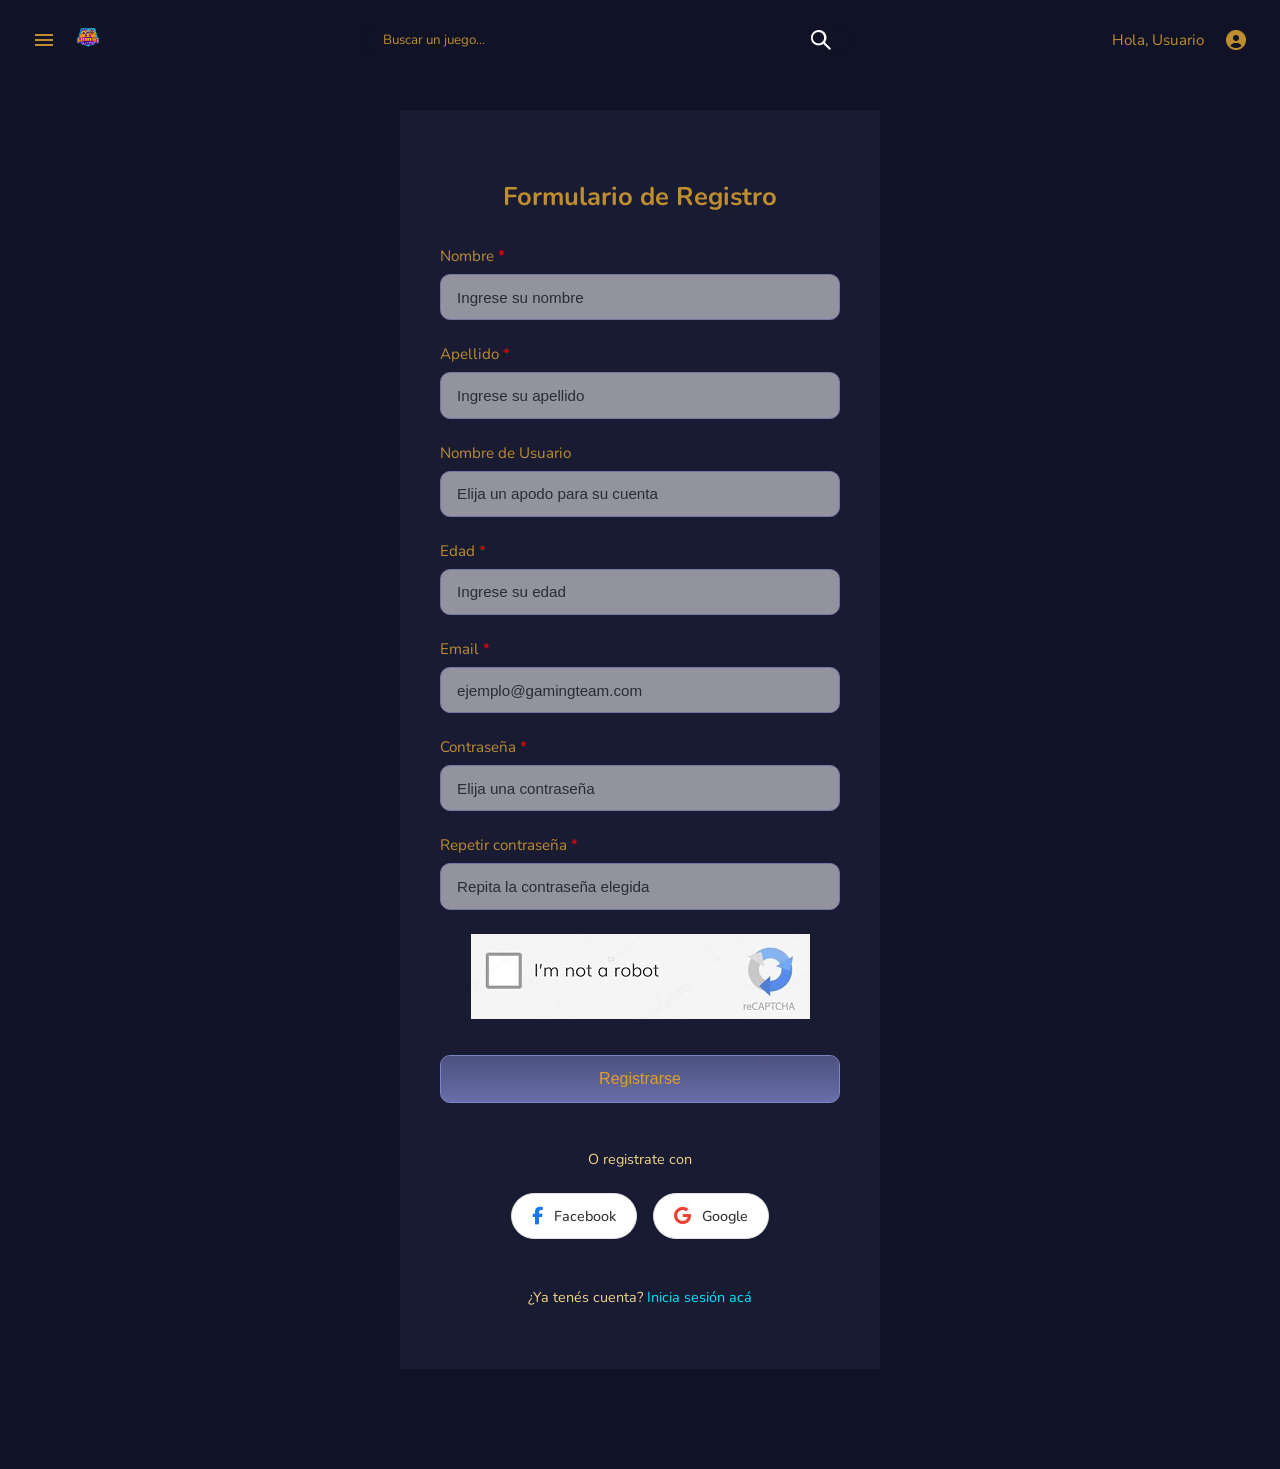
<file: TP2/register/register.html>
<!DOCTYPE html>
<html lang="en">
<head>
    <meta charset="UTF-8">
    <meta name="viewport" content="width=device-width, initial-scale=1.0">
    <link rel="stylesheet" href="../css/navBar.css">
    <link rel="stylesheet" href="../css/formStyle.css">
    <link href="https://fonts.googleapis.com/css2?family=Nunito:ital,wght@0,200..1000;1,200..1000&display=swap" rel="stylesheet">    
    <title>GamingTeam - Register</title>
    <!-- Agregué Font Awesome por si usás el icono de check en el éxito -->
    <link rel="stylesheet" href="https://cdnjs.cloudflare.com/ajax/libs/font-awesome/6.4.0/css/all.min.css">
</head>
<body>
    <header class="navBar">
        <nav>
            <!--izquierda-->
            <div class="izquierda">
                <img src="../assets/img/menu.png" alt="menu" class="menu" id="menuBtn"> 
                <a href="../index.html">
                    <img src="../assets/img/logo.png" alt="logo" class="logo">
                </a>            
            </div>


            <!--centro-->
            <div class="buscador">
                <form action="#" method="get">
                    <input type="text" name="buscador" placeholder="Buscar un juego...">
                    <button type="submit" class="lupa-btn" aria-label="Buscar"></button>
                </form>
            </div>

            <!--derecha-->
            <div class="derecha">
                <span class="saludo-usuario">Hola, Usuario</span>
                <img src="../assets/img/user.png" alt="user" class="user" id="userBtn">
            </div>
        </nav>
    </header>


    <!-- Menú lateral desplegable (Sidebar de Categorías) -->
        <div id="sidebarMenu" class="sidebar">
            <div class="sidebar-content">
                <button id="closeMenuBtn" class="close-btn">X</button>
                <h2>Categorías</h2>
                <ul class="category-list">
                    <li><a href="#" class="category-btn"><span>👯</span> dos jugadores</a></li>
                    <li><a href="#" class="category-btn"><span>🎯</span> acción</a></li>
                    <li><a href="#" class="category-btn"><span>🕹️</span> animaciones</a></li>
                    <li><a href="#" class="category-btn"><span>🐶</span> animales</a></li>
                    <li><a href="#" class="category-btn"><span>🌄</span> aventuras</a></li>
                    <li><a href="#" class="category-btn"><span>🏎️</span> carreras</a></li>
                    <li><a href="#" class="category-btn"><span>🃏</span> cartas</a></li>
                    <li><a href="#" class="category-btn"><span>👻</span> clásicos</a></li>
                    <li><a href="#" class="category-btn"><span>👱‍♀️</span> muñecas</a></li>
                    <li><a href="#" class="category-btn"><span>🍲</span> cocina</a></li>
                    <li><a href="#" class="category-btn"><span>🏀</span> deportes</a></li>
                </ul>

            </div>
        </div>
        <!-- Fondo oscuro semitransparente opcional para cuando se abre el menú -->
        <div id="overlay" class="overlay"></div>




        <!-- Menú lateral desplegable (Menu de User) -->
        <div id="sidebarUserRight" class="sidebarRight">
            <div class="sidebar-content">
                <ul class="category-list">
                    <li><button id="closeUserBtn" class="close-btn">X</button></li>
                    <li><a href="#" class="category-btn">Mis Favoritos</a></li>
                    <li><a href="#" class="category-btn">Mi Cuenta</a></li>
                </ul>
            </div>
        </div>
        <!-- Fondo oscuro semitransparente para cuando se abre el menú -->
        <div id="overlay" class="overlay"></div>


    <div class="form-register">
        <h2 class="form-title">Formulario de Registro</h2>
        
        <!-- Agregué el ID registerForm -->
        <form id="registerForm" action="../index.html" method="get">
            <div class="input-group">
                <label for="nombre">Nombre <span class="required">*</span></label>
                <input type="text" name="nombre" placeholder="Ingrese su nombre" required>
            </div>
            <div class="input-group">
                <label for="apellido">Apellido <span class="required">*</span></label>
                <input type="text" name="apellido" placeholder="Ingrese su apellido" required>
            </div>
            <div class="input-group">
                <label for="nombreUsuario">Nombre de Usuario </label>
                <input type="text" name="nombreUsuario" placeholder="Elija un apodo para su cuenta" >
            </div>
            <div class="input-group">
                <label for="edad">Edad <span class="required">*</span></label>
                <input type="number" name="edad" placeholder="Ingrese su edad" required>
            </div>
            <div class="input-group">
                <label for="email">Email <span class="required">*</span></label>
                <input type="email" name="email" placeholder="ejemplo@gamingteam.com" required>
            </div>
            <div class="input-group">
                <label for="password">Contraseña <span class="required">*</span></label>
                <input type="password" name="password" placeholder="Elija una contraseña" required>
            </div>    
            <div class="input-group">
                <label for="confirm-password">Repetir contraseña <span class="required">*</span></label>
                <input type="password" id="confirm-password" name="confirm-password" placeholder="Repita la contraseña elegida" required>
            </div> 
            <div class="captcha-container">
                <img src="../assets/img/captcha.png" alt="captcha" class="captcha"> 
            </div>
            
            <!-- Agregué ID al botón y span al texto -->
            <button type="submit" class="btn-submit" id="submitBtn">
                <span class="btn-text">Registrarse</span>
                <div class="spinner" style="display: none;"></div>
            </button>

            <p class="text-social">O registrate con</p>
            <div class="social-container">
                <a href="#" class="social-btn facebook-btn">
                    <i class="fab fa-facebook-f"></i>
                    <span>Facebook</span>
                </a>
                <a href="#" class="social-btn google-btn">
                    <i class="fab fa-google"></i>
                    <span>Google</span>
                </a>
            </div>
    
            <p class="text-footer">
                ¿Ya tenés cuenta? <a href="../login/login.html" class="text-link"> Inicia sesión acá</a>
            </p>
        </form>

        <!-- Mensaje de éxito corregido para el registro -->
        <div id="successMessage" class="success-message" style="display: none;">
            <i class="fas fa-check-circle"></i>
            <h3>¡Registro exitoso!</h3>
            <p>Bienvenido a GamingTeam, redirigiendo...</p>
        </div>
    </div>


    <script src="../js/formAnimation.js"></script>
    <script src="../js/navBar.js"></script>
    <script src="../js/userMenu.js"></script>
</body>
</html>
</file>
<file: TP2/css/home.css>
body{
    background-color: #191B32;
    margin: 0;
    padding: 0;
    font-family: 'Nunito', sans-serif;
}



/* --- PANTALLA DE CARGA --- */

.loader-screen {
    position: fixed;
    inset: 0; /* Abreviatura para top: 0, right: 0, bottom: 0, left: 0 (cubre toda la pantalla) */
    background: #191B32; /*si lo saco el pacman aparece sobre el carrusel principal*/
    display: flex;
    justify-content: center; 
    align-items: center;
    z-index: 9999; /* Asegura que esté por encima de todo el contenido */
    opacity: 1;
    visibility: visible;
    transition:
        opacity 0.6s ease,
        visibility 0.6s ease;
}

.loader-content {
    display: flex;
    flex-direction: column;
    align-items: center;
    gap: 25px;
}

/* Título */

.loader-title {
    color: #f0d58a;
    font-size: 1.4rem;
    font-weight: 700;
    letter-spacing: 1px;
    margin: 0;
}

/* Contenedor de la animación */

.pacman-container {
    position: relative;
    width: 260px; /*ancho fijo de la pista/contenedor de pacman*/
    height: 50px; /*alto fijo de la pista/contenedor de pacman*/
    display: flex;
    align-items: center;
}

/* PAC-MAN */

.pacman {
    position: absolute;
    right: 215px; /* Inicia desde la izquierda de la pista/contenedor */
    left: 0; /*ancho del circulo del pacman*/
    height: 42px;/*alto del circulo del pacman*/
    background: #bd8d2f;
    border-radius: 50%;/* Hace que el pacman sea un círculo */
    z-index: 2; /* Asegura que Pac-Man esté por encima de los puntos */
    animation:
        movePacman 5s linear forwards, /*desplaza el pacman por el contenedor durante 5 segundos*/
        mouth 0.30s ease-in-out infinite;
}

/* Boca de Pac-Man */

.pacman::after {
    content: "";
    position: absolute;
    inset: 0;
    background: #191B32; /* Color de fondo igual al de la pantalla para "recortar" y simular la boca */
    clip-path: polygon( /* Recorta el elemento en forma de triángulo para hacer la abertura de la boca */
        50% 50%,
        100% 20%,
        100% 80%
    );
    animation: mouthShape 0.35s ease-in-out infinite; /* Anima la apertura y cierre constante de la boca */
}

/*
Pacman: 
Esq sup Izq 0% 0% 
esq sup Der 100% 0%
esq inf Der 100% 100%
esq inf Izq 0% 100%
centro %50 %50*/

/* PUNTOS */

.dot {
    position: absolute;
    width: 9px;
    height: 9px;
    background: #00E5FF;
    border-radius: 50%;
    z-index: 1;
    box-shadow: 0 0 8px rgba(0, 229, 255, 0.35);
}

/* posiciones */

.dot-1 {
    left: 80px;
    animation: eatDot 2s linear forwards;
    animation-delay: 0.60s;
}

.dot-2 {
    left: 140px;
    animation: eatDot 3s linear forwards;
    animation-delay: 1.75s;
}

.dot-3 {
    left: 200px;
    animation: eatDot 4s linear forwards;
    animation-delay: 2.85s;
}

/* MOVIMIENTO */

@keyframes movePacman {
    0% {
        transform: translateX(0);
    }
    100% {
        transform: translateX(215px);
    }
}

/* BOCA*/ 

@keyframes mouthShape {
    0% { /*Boca semiabierta*/
        clip-path: polygon(
            50% 50%,
            100% 42%,
            100% 58%
        );
    }
    50% { /*boca totalmente abierta*/
        clip-path: polygon(
            50% 50%,
            100% 15%,
            100% 85%
        );
    }
    100% { /*Boca semiabierta*/
        clip-path: polygon(
            50% 50%,
            100% 42%,
            100% 58%
        );
    }
}
/*
 @keyframes mouthShape {
    0% { 
        clip-path: polygon(
            50% 50%,
            0% 30%,
            0% 80%
        );
    }
    50% { 
        clip-path: polygon(
            50% 50%,
            0% 70%,
            0% 90%
        );
    }
    100% { 
        clip-path: polygon(
            50% 50%,
            0% 30%,
            0% 80%
        );
    }
}*/

/* DESAPARECER PUNTOS */

@keyframes eatDot {
    0% { /* Comienza visible y a tamaño normal */
        opacity: 1;
        transform: scale(1);
    }
    15% {/* Mantiene la visibilidad y tamaño normal */
        opacity: 1;
        transform: scale(1);
    }
    55% {/*se encoge hasta desaparecer*/
        opacity: 0;
        transform: scale(0);
    }
    100% {/*permanece oculto*/
        opacity: 0;
        transform: scale(0);
    }
}

/* PORCENTAJE */

.loader-progress {
    color: #bd8d2f;
    font-size: 1rem;
    font-weight: 700;
    letter-spacing: 1px;
}

/* OCULTAR */

.loader-screen.hidden {
  opacity: 0;
  visibility: hidden;
}
</file>
<file: TP2/css/navBar.css>
.navBar {
    position: fixed;
    top: 0;
    z-index: 1000;
    background-color: #101225;
    padding: 0.75rem 2rem;
    width: 100%;
    height: 80px;
    box-sizing: border-box;
}

.navBar nav {
    height: 100%;
    display: flex;
    justify-content: space-between;
    align-items: center;
    width: 100%;
}

.izquierda, .derecha {
    display: flex;
    align-items: center;
    gap: 1.25rem;
}

.menu, .user {
    cursor: pointer;
}

.logo {
    height: 19px;
    width: 24px;
}

.buscador {
    background-color: #101225;
    border-radius: 9999px;
    width: 100%;
    max-width: 450px;
    padding: 0.35rem 1.2rem;

    /* Anima el cambio de color al enfocar el buscador */
    transition: background-color 0.2s ease;
}

.buscador form {
    display: flex;
    align-items: center;
    justify-content: space-between;
}

.buscador input {
    background-color: transparent;
    border: none;
    outline: none;
    color: #ffffff; 
    width: 100%;
    font-family: 'Nunito', sans-serif;
}

.buscador input::placeholder {
    color: #bd8d2f;
}

.buscador:hover {
    background-color: #292C4A;
}

.lupa-btn {
    width: 20px;
    height: 20px;
    background: transparent url('../assets/img/lupa.png') no-repeat center;
    background-size: contain;
    border: none;
    cursor: pointer;
    flex-shrink: 0;
    padding: 0;
}

.saludo-usuario {
    color: #bd8d2f;
    font-family: 'Nunito', sans-serif;
    font-size: 0.95rem;
    margin: 0;
}


/* --- MENÚ HAMBURGUESA / SIDEBAR --- */

.sidebar {
    position: fixed;
    top: 0;
    left: -350px;
    width: 300px;
    height: 100%;
    box-sizing: border-box;
    background-color: #121420;
    box-shadow: 4px 0 15px rgba(0, 0, 0, 0.5);
    /* Animación del menú lateral izquierdo */
    transition: left 0.4s ease-in-out;
    z-index: 1000;
    overflow-y: auto;
    padding: 2rem 1.5rem;
}

.sidebar.active {
    left: 0;
}

.sidebar-content {
    display: flex;
    flex-direction: column;
    min-height: 100%;
}

.sidebar-content h2 {
    color: #bd8d2f;
    text-align: center;
    font-size: 1.6rem;
    margin-bottom: 2rem;
    font-family: 'Nunito', sans-serif;
}

.category-list {
    list-style: none;
    padding: 0;
    margin: 0;
    display: flex;
    flex-direction: column;
    gap: 1rem;
    flex-grow: 1;
}

.category-btn {
    display: flex;
    align-items: center;
    gap: 1rem;
    background-color: #1a1d2e;
    color: #f0d58a;
    text-decoration: none;
    padding: 0.8rem 1.2rem;
    border-radius: 50px;
    border: 1px solid #2a2e45;
    font-size: 1rem;
    font-family: 'Nunito', sans-serif;
    /* Transición para el hover de botones de categoría */
    transition: all 0.3s ease;
}

.category-btn span {
    font-size: 1.2rem;
}

.category-btn:hover {
    background-color: #242942;
    border-color: #f0d58a;
    transform: translateX(5px);
}

.close-btn {
  background-color: #101225;
  color: #bd8d2f;
  border: none;
  border-radius: 10px;
  width: 48px;
  height: 48px;
  display: flex;
  align-items: center;
  justify-content: center;
  cursor: pointer;
  transition: background-color 0.2s ease, opacity 0.2s ease;
}

.close-btn:hover {
    background-color: #1b2038;
    border-color: #bd8d2f;
}
.sidebar-content .close-btn {
    align-self: flex-end;
    margin-bottom: 1rem;
}

.overlay {
    position: fixed;
    top: 0;
    left: 0;
    width: 100%;
    height: 100%;
    background-color: rgba(0, 0, 0, 0.6);
    visibility: hidden;
    opacity: 0;
    /* Transición del overlay */
    transition: opacity 0.3s ease, visibility 0.3s ease;
    z-index: 999;
}

.overlay.active {
    visibility: visible;
    opacity: 1;
}

.sidebarRight {
    position: fixed;
    top: 0;
    right: -350px; 
    width: 300px;
    height: 100%;
    box-sizing: border-box;
    background-color: #121420;
    box-shadow: -4px 0 15px rgba(0, 0, 0, 0.5);
    /* Animación del menú lateral derecho */
    transition: right 0.4s ease-in-out;
    z-index: 1000;
    overflow-y: auto;
    padding: 2rem 1.5rem;
}

/* 3. Clase para cuando el menú se abre  */
.sidebarRight.active {
    right: 0;
}
</file>
<file: TP2/css/carrusel.css>
.seccion-carrusel {
  background-color: #191b32; /* El mismo violeta de tu fondo */
  text-align: center;
  width: 100%;
  margin-bottom: 30px;
  height: 260px;
}

.titulo-carrusel {
  color: #b58034; /* Color dorado del título */
  padding-top: 20px;
  margin-bottom: 40px;
  font-family:'nunito', sans-serif;
  font-size: 20px;
}

/* El contenedor que recorta la fila */
.carrusel-contenedor {
  position: relative; /* Permite posicionar los botones encima */
  max-width: 100%;  /* Ajusta según el ancho de tu Figma */
  max-height: 222px;  /* Ajusta según el alto de tu Figma */
  margin: 0 auto;
  overflow: hidden;   /* 👈 Recorta las imágenes que se salen */
}

/* La fila larga con flex */
.carrusel-track {
  height: 150px;       /* Ocupa todo el alto del contenedor */
  display: flex;
  align-items: center; /* Centra las tarjetas para que al crecer no se corten arriba */
  box-sizing: border-box; /* El padding-left cuenta dentro del ancho */
  padding-left: 20px;  /* Espacio a la izquierda para que no quede pegado */
  padding-right: 20px; /* Espacio a la derecha para la ultima tarjeta */
  gap: 20px;          /* Espacio entre cada juego */
  scroll-behavior: auto; /* El rebote lo anima el JS sobre scrollLeft, no el CSS */
  overflow-x: auto;   /* Permite moverlo con el dedo en celulares */
  overflow-y: hidden; /* Explicito: evita scrollbar vertical al hacer hover */
  width: 100%;         /* Ocupa todo el ancho del contenedor */
}

/* Oculta la barra de scroll visual para que quede limpio */
.carrusel-track::-webkit-scrollbar {
  display: none;
}

/* Asegura que la tarjeta sea el marco de referencia */
.juego-tarjeta {
  position: relative;
  flex: 0 0 120px;    /* No se comprime: mantiene 120x120 y desborda para scrollear */
  width: 120px;       /* Mantén el tamaño que ya tenías */
  height: 120px;
  border-radius: 12px;
  overflow: hidden;   /* 👈 Recorta la imagen al border-radius (la tarjeta es la que escala) */
  cursor: pointer;

  /* Transición al hacer hover sobre las tarjetas */
  transition: transform 0.4s cubic-bezier(0.25, 1, 0.5, 1);
}

/* Estilos de la imagen por defecto */
.juego-tarjeta img {
  width: 100%;
  height: 100%;
  object-fit: cover;
}

/* El contenedor del texto (Capa oscura que sube) */
.info-juego {
  position: absolute;
  bottom: 0;
  left: 0;
  width: 100%;
  height: 100%; /* Cubre toda la tarjeta para hacer un efecto de sombra */
  background: linear-gradient(to top, rgba(0, 0, 0, 0.9) 0%, rgba(0, 0, 0, 0.4) 60%, transparent 100%);
  
  display: flex;
  align-items: flex-end; /* Sienta el texto abajo */
  justify-content: center;
  padding: 10px;
  box-sizing: border-box;
  
  /* Estado inicial: oculto y empujado hacia abajo */
  opacity: 0;
  transform: translateY(10px);

  /* Transición para el texto del juego al hacer hover */
  transition: transform 0.4s ease, opacity 0.4s ease;
}

/* Estilo del texto del juego */
.nombre-juego {
  color: #fff;
  font-size: 0.8rem;
  font-weight: bold;
  text-align: center;
  text-shadow: 1px 1px 2px rgba(0,0,0,0.8);
}

/* ==========================================
   EFECTO HOVER (La magia al pasar el mouse)
   ========================================== */

/* 1. La tarjeta completa se agranda suavemente un 15% (scale 1.15) */
.juego-tarjeta:hover {
  transform: scale(1.20);
  z-index: 5; /* Se dibuja por encima de las tarjetas vecinas */
}

/* 2. La capa del texto se vuelve visible y sube a su posición real */
.juego-tarjeta:hover .info-juego {
  opacity: 1;
  transform: translateY(0);
}
/* ==========================================
   ESTILOS COMPARTIDOS PARA AMBOS CARRUSELES
   ========================================== */

/* 1. Base idéntica para los 4 botones (Forma, color, borde y flex) */
.btn-carrusel-prev,
.btn-carrusel-next,
.btn-3d-nav {
  position: absolute;
  z-index: 10;

  width: 75px;
  height: 75px;

  background-color: #d4a33b; /* El dorado/marrón que elegiste */
  border: 3px solid #5c431c;
  border-radius: 14px;

  display: flex;
  justify-content: center;
  align-items: center;

  cursor: pointer;
  padding: 0; /* Evita que el navegador le sume padding por defecto */
}

/* 2. Control de los SVG internos para que midan lo mismo */
.btn-carrusel-prev img,
.btn-carrusel-next img,
.btn-3d-nav img {
  width: 35px;
  height: 35px;
  display: block;
}


/* ==========================================
   POSICIONAMIENTO ESPECÍFICO DE CADA UNO
   ========================================== */

/* --- Centrado vertical y hover: los botones de los dos carruseles se
       alinean al 50% y comparten el mismo dorado y animacion --- */
.btn-carrusel-prev,
.btn-carrusel-next,
.btn-3d-nav {
  top: 50%;
  transform: translateY(-50%);

  /* Transición al hacer hover sobre las flechas */
  transition: background-color 0.2s ease, transform 0.2s ease;
}
/* El :active va DESPUES del :hover a proposito. Al mantener presionado el
   boton matchean los dos a la vez, tienen la misma especificidad (0,2,0) y
   gana el ultimo: si el :active va primero, el :hover lo pisa. */
.btn-carrusel-prev:hover,
.btn-carrusel-next:hover,
.btn-3d-nav:hover {
  background-color: #bd8d2f; /* Color dorado más intenso al pasar el mouse */
  transform: translateY(-50%) scale(1.05); /* Pequeño efecto de zoom al pasar el mouse */
}

.btn-carrusel-prev:active,
.btn-carrusel-next:active,
.btn-3d-nav:active {
  /* Efecto inmediato al presionar la flecha */
  transition: none;
  background-color: #a97a2b;
  transform: translateY(-50%) scale(0.95);
}

.btn-carrusel-prev { left: 20px; }
.btn-carrusel-next { right: 20px; }
.btn-3d-nav.prev { left: 20px; }
.btn-3d-nav.next { right: 20px; }

/* Sin scroll en este lado: el JS desactiva la flecha */
.btn-carrusel-prev:disabled,
.btn-carrusel-next:disabled {
  opacity: 0;
  pointer-events: none; /* Evita que el mouse haga click en el boton cuando esta oculto */
  cursor: default;
}

.nombre-juego {
  color: #fff;
  font-size: 0.8rem;
  font-family: 'nunito', sans-serif;
}
</file>
<file: TP2/css/publicidad.css>
/* Estilos de la sección de publicidad */
.seccion-publicidad {
  background-color: #191b32; 
  text-align: center;
  width: 100%;
  margin-bottom: 15px;
}

.contenedor-publicidad {
  display: flex;
  justify-content: center; /* Centra horizontalmente los elementos hijos */
  align-items: center;     /* Centra verticalmente los elementos hijos */
  gap: 20px; /* Espacio entre cada publicidad */
  padding: 20px 0; /* Espaciado vertical */
}
</file>
<file: TP2/css/carruselDestacado.css>
/* Estilos del carrusel destacado */
.carrusel-3d-seccion {
  background-color: #191b32;
  padding: 60px 20px;
  display: flex;
  justify-content: center;
  align-items: center;
    flex-direction: column;
}

.titulo-carrusel3D {
  color: #BD8D2F; /* El color amarillo/dorado del texto */
  margin-top: 40px;
  margin-bottom: 40px;
  font-family:'Nunito', sans-serif;
  font-size: 28px;
}

.carrusel-3d-contenedor {
  position: relative;
  width: 100%;
  max-width: 1000px;
  height: 450px;
  /* Habilita el entorno 3D para los hijos */
  perspective: 1000px; 
}

.cards-3d-wrapper {
  position: relative;
  width: 100%;
  height: 100%;
  transform-style: preserve-3d;
}

/* Base de todas las tarjetas */
.card-3d {
  position: absolute;
  width: 55%; /* Tamaño de la tarjeta principal */
  height: 100%;
  left: 22.5%; /* Centra la tarjeta activa */
  border-radius: 12px;
  overflow: hidden;
  box-shadow: 0 15px 35px rgba(0,0,0,0.5);

  /* Efecto de transición */
  transition: transform 0.5s ease, opacity 0.5s ease, z-index 0.5s;
}

.card-3d img {
  width: 100%;
  height: 100%;
  object-fit: cover;
}

/* --- ESTADOS TRIDIMENSIONALES --- */

/* 1. Tarjeta Activa (Al frente del todo) */
.posicion-activa {
  transform: translate3d(0, 0, 0) scale(1);
  opacity: 1;
  z-index: 5;
}

/* 2. Tarjeta Izquierda (Atrás, achicada e inclinada) */
.posicion-izquierda {
  transform: translate3d(-60%, 0, -150px) rotateY(-35deg) scale(0.85);
  opacity: 0.4; /* Opacada */
  z-index: 2;
}

.posicion-izquierda .boton-start-container{
  opacity: 0; /* Oculta el botón Jugar en la tarjeta izquierda */
  pointer-events: none; /* Evita que el botón sea clickeable */
}
.posicion-derecha .boton-start-container{
  opacity: 0; /* Oculta el botón Jugar en la tarjeta izquierda */
  pointer-events: none; /* Evita que el botón sea clickeable */
}
/* 3. Tarjeta Derecha (Atrás, achicada e inclinada hacia el otro lado) */
.posicion-derecha {
  transform: translate3d(60%, 0, -150px) rotateY(35deg) scale(0.85);
  opacity: 0.4; /* Opacada */
  z-index: 2;
}


/* Efecto de transición */


.card-3d .overlay-jugar {
  position: absolute;
  inset: 0;
  display: flex;
  align-items: flex-end;
  justify-content: center;

  padding-bottom: 70px;
  background-color: rgba(9, 11, 20, 0.72);
  opacity: 0;
  visibility: hidden;

  /* Efecto de transición */
  transition: opacity .25s ease, visibility .25s ease;
}

.card-3d.posicion-activa:hover .overlay-jugar,
.card-3d.posicion-activa:focus-within .overlay-jugar {
  opacity: 1;
  visibility: visible;
}


/* Diseno del boton (pildora) con la barra de carga llenandose en el hover */
.btn-jugar {
  position: relative;
  overflow: hidden;
  width: 225px;
  height: 67px;
  padding: 0 20px;
  border: none;
  border-radius: 45px;
  background-color: #191B32;
  color: #FEBD2C;
  font-family: nunito, sans-serif;
  font-size: 40px;
  font-weight: 100;
  letter-spacing: 10px;
  text-shadow: 5px 6px 4px rgba(0, 0, 0, 0.45);
  box-shadow: 0 18px 20px rgba(0, 0, 0, 0.35);
  cursor: not-allowed;
  opacity: 0.55;

  /* Efecto de transición */
  transition: opacity 0.05s ease, transform 0.05s ease, box-shadow 0.05s ease;
}




.btn-jugar-texto {
  position: relative;
  display: flex;
  align-items: center;
  justify-content: center;
  width: 100%;
  height: 100%;
  /* Compensa el letter-spacing, que empuja el texto hacia la izquierda */
  padding-left: 10px;
}

.card-3d.posicion-activa:hover .btn-jugar-relleno,
.card-3d.posicion-activa:focus-within .btn-jugar-relleno {
  /* Efecto de transición */
  animation: llenar-barra 0.5s ease-out forwards;
}

/* Efecto de transición */
@keyframes llenar-barra {
  from { width: 0; }
  to   { width: 100%; }
}

/* El gate: el click solo se habilita cuando la barra termina de llenarse.
   El :hover y el :active van gateados con data-listo para que el boton
   no se levante mientras todavia esta deshabilitado */
.btn-jugar[data-listo='true'] {
  cursor: pointer;
  opacity: 1;
  /* El texto era dorado y la barra tambien: al llenarse pasa a oscuro */
  color: #191B32;
  text-shadow: none;
}

.btn-jugar[data-listo='true']:hover {
  transform: translateY(-7px);
  box-shadow: 0 21px 24px rgba(0, 0, 0, 0.4);
}

.btn-jugar[data-listo='true']:active {
  transform: translateY(15px);
  box-shadow: 0 10px 12px rgba(0, 0, 0, 0.35);
}


/* Los puntos de posicion los crea carrusel.js. En mobile los muestra
   mobile.css; en desktop quedan ocultos porque siguen las flechas */
.destacado-dots {
  display: none;
}

/* El boton Jugar es de escritorio: en tactil no hay hover y el overlay
   se oculta con display:none desde mobile.css */

@media (prefers-reduced-motion: reduce) {
  /* Efecto de transición */

  /* El carrusel gira con un transition de transform: sin movimiento
     reducido la card se teletransporta de posicion */
  .card-3d {
    /* Sin transicion la card salta de posicion en vez de desplazarse */
    transition: none;
  }



  .card-3d.posicion-activa .btn-jugar-relleno {
    /* Sin animacion la barra aparece ya llena, y el boton queda
       habilitado en el mismo estado que antes de hover */
    animation: none;
    width: 100%;
  }

}
</file>
<file: TP2/css/btnStart.css>
/* Estilos del botón Start */
.boton-start-container {
    position: absolute;
    top: 80%;
    left: 50%;
    transform: translate(-50%, -50%);
    z-index: 20;
}

.btn-start {
    width: 325px;
    height: 97px;
    background-color: #191B32;
    color: #bd8d2f;
    border: none;
    border-radius: 45px;
    font-family: 'Nunito', sans-serif;
    font-size: 40px;
    font-weight: 100;
    letter-spacing: 10px;
    cursor: pointer;
    display: flex;
    align-items: center;
    justify-content: center;
    text-decoration: none;
    padding-left: 10px; /* Compensación visual por el letter-spacing */
    transition: transform 0.2s ease, box-shadow 0.2s ease;
}

/* Hacemos que cada letra sea un bloque independiente para que pueda moverse */
.btn-start span {
    display: inline-block;
    transition: transform 0.3s ease;
}

/* Efecto de ola al hacer hover sobre el botón */
.btn-start:hover span {
    animation: wave-letter 0.5s ease infinite alternate;
    /* Cada letra se anima con un retraso basado en su número (--i) */
    animation-delay: calc(var(--i) * 0.08s);
}

@keyframes wave-letter {
    0% {
        transform: translateY(0);
    }
    100% {
        transform: translateY(-8px); /* Altura de la ola */
    }
}

.btn-start:hover {
    transform: translateY(-7px);
    box-shadow: 0 21px 24px rgba(0, 0, 0, 0.4);
}

.btn-start:active {
    transform: translateY(15px);
    box-shadow: 0 10px 12px rgba(0, 0, 0, 0.35);
}
</file>
<file: TP2/css/footer.css>
/* Estilos del footer */
.seccion-footer {
    background-color: #101225;
    color: #BD8D2F; 
    padding: 20px;
    margin-top: 50px;
    height: 400px;
    font-family: 'Nunito', sans-serif;
}

.footer-columnas{
    display: flex;
    justify-content: space-between;
}

.seccion-footer a{
    font-family: 'Nunito', sans-serif;
}

.footer-link {
    color: #00E5FF;
    text-decoration: none;
}

.footer-columnas ul {
    list-style-type: none;
    padding: 0;
}
.footer-columnas ul li{
    margin-bottom: 50px;
}
.footer-copyright {
    text-align: center;
    margin-top: 50px;
    font-size: 14px;
    color: #BD8D2F;
}
.footer-logo {
    width: 117px;
    height: 94px;
}

.redes-iconos {
    display: flex;
    gap: 10px;
}

.icono-btn,
.social-btn {
  background-color: #101225;
  color: #bd8d2f;
  border: none;
  border-radius: 10px;
  width: 48px;
  height: 48px;
  display: flex;
  align-items: center;
  justify-content: center;
  cursor: pointer;
  transition: background-color 0.2s;
}

.icono-btn:hover,
.social-btn:hover {
  background-color: #1b2038;
  border-color: #bd8d2f;
}
</file>
<file: TP2/css/mobile.css>
/* Estilos responsivos para pantallas móviles */


@media (max-width: 768px) {

  /* ---------- NAVBAR ---------- */
  /* Se mantiene la composicion (menu + logo / buscador / avatar)
     y el position: fixed. Solo se compacta para que el buscador
     quede usable: pasa de 96px a ~236px de ancho. */
  .navBar {
    height: 60px;
    padding: 0.75rem 1rem;
  }

  .izquierda,
  .derecha {
    gap: 0.75rem;
  }

  .buscador {
    max-width: none; /* ocupa el espacio que sobra */
  }

  .saludo-usuario {
    display: none; /* no entra "Hola, Usuario" en mobile */
  }

  /* ---------- TITULOS ---------- */
  /* El padding-top de 76px deja libre el navbar fijo de 60px:
     sin esto el titulo del destacado queda tapado. */
  .carrusel-3d-seccion {
    padding: 76px 16px 30px;
  }

  .titulo-carrusel3D {
    font-size: 20px;
    margin-top: 0;
    margin-bottom: 24px;
  }

  .titulo-carrusel {
    font-size: 18px;
    padding-top: 16px;
    margin-bottom: 20px;
  }

  /* ---------- CARRUSELES COMUNES ---------- */

  /* Sin flechas: en mobile el carrusel se mueve con el dedo */
  .btn-carrusel-prev,
  .btn-carrusel-next {
    display: none;
  }

  /* La seccion tiene height: 260px fijo en desktop: en mobile la card es
     mas alta, el contenido se desbordaba y se pisaba con el carrusel de
     abajo. Con auto cada carrusel ocupa lo que necesita. */
  .seccion-carrusel {
    height: auto;
    margin-bottom: 30px; /* franja violeta del body entre carruseles */
  }

  /* El contenedor ya no recorta: la card mobile es mas alta que 222px */
  .carrusel-contenedor {
    max-height: none;
  }

  .carrusel-track {
    height: auto; /* en vez de los 150px fijos */
    gap: 12px;
    padding: 0 20px 4px;
    overflow-x: auto;
    overflow-y: hidden;
    scroll-snap-type: x mandatory; /* el salto entre juegos queda "clavado" */
    scroll-padding-left: 20px;
  }

  /* Card al 75% del ancho: se asoma el pedacito de la siguiente
     (o de la anterior al llegar al final) */
  .juego-tarjeta {
    flex: 0 0 75%;
    width: auto;
    height: auto;
    display: flex;
    flex-direction: column;
    background-color: #101225;
    scroll-snap-align: start;
  }

  /* Los thumbs son 150x150 cuadrados: al pasar a 3/2 el cover recorta el
     alto del dibujo del juego, pero la card ocupa 83px menos de alto */
  .juego-tarjeta img {
    width: 100%;
    height: auto;
    aspect-ratio: 3 / 2;
    object-fit: cover;

    transition: none;
  }

  /* El nombre pasa a ser parte de la card, debajo de la imagen.
     Sin degradado porque ya no va encima de la imagen. */
  .info-juego {
    position: static;
    width: auto;
    height: auto;
    flex: 1; /* toma el alto sobrante: el texto queda al fondo */
    opacity: 1; /* sin hover, el nombre siempre visible */
    transform: none;
    background: none;
    padding: 10px 12px 12px;
  }

  .nombre-juego {
    font-size: 0.95rem;
  }

  /* Sin hover en mobile: solo un feedback al tocar.
     Misma especificidad que el :hover de desktop para ganarle. */
  .juego-tarjeta:hover {
    transform: none;
    z-index: auto;
  }

  .juego-tarjeta:hover .info-juego {
    opacity: 1;
    transform: none;
  }

  .juego-tarjeta:active {
    transform: scale(0.98);
  }

  /* ---------- JUEGO DESTACADO ---------- */
  .carrusel-3d-contenedor {
    /* los 450px fijos de escritorio, con la card al 55%, dan una proporción
       de 1000x450. En una pantalla de 375px de ancho, 450px de alto dejaria
       la card altisima y angosta, asi que se mantiene la proporcion */
    height: auto;
    aspect-ratio: 1000 / 450;
  }

  .cards-3d-wrapper {
    /* pan-y: el navegador sigue scrolleando la pagina en vertical y nos
       deja el touchmove horizontal para el arrastre */
    touch-action: pan-y;
  }

  /* La img de la card cubre el 100% de ella y en HTML5 las imagenes se
     arrastran solas: sin esto el gesto dispara el drag nativo del navegador
     y el pointermove se cancela. Sin seleccion de texto tampoco */
  .card-3d {
    user-select: none;
    -webkit-user-drag: none;
  }

  /* Las flechas no entran en mobile: se desliza con el dedo (carrusel.js) */
  .btn-3d-nav {
    display: none;
  }

  /* Puntos de posicion del carrusel 3D. Los crea carrusel.js; en desktop
     estan ocultos y siguen mandando las flechas (carruselDestacado.css) */
  .destacado-dots {
    display: flex;
    gap: 4px;
    margin-top: 18px;
  }

  /* El boton mide 24x24 para que el dedo lo alcance; el punto de 8px se
     dibuja en el ::after para no agrandar el area clickeable */
  .destacado-dot {
    width: 24px;
    height: 24px;
    padding: 0;
    border: none;
    background: none;
    cursor: pointer;
  }

  .destacado-dot::after {
    content: "";
    display: block;
    width: 8px;
    height: 8px;
    margin: 0 auto;
    border-radius: 50%;
    background: rgba(189, 141, 47, 0.45);

    transition: width 0.2s ease, background 0.2s ease;
  }

  .destacado-dot.activo::after {
    width: 18px;
    border-radius: 5px;
    background: #00E5FF;
  }

  /* ---------- PUBLICIDAD ---------- */
  /* Grilla de 3 por fila en 2 filas: los 5 avisos entran sin desplazar.
     3 x ((100% - 2 gaps) / 3) + 2 gaps = 100% exacto, no sobra scroll */
  .contenedor-publicidad {
    justify-content: center; /* centra la 2da fila, que queda con 2 avisos */
    flex-wrap: wrap;
    padding: 16px 20px;
    gap: 12px;
  }

  .publicidad {
    flex: 0 0 calc((100% - 24px) / 3);
    aspect-ratio: 1 / 1; /* caja cuadrada: la grilla queda prolija */
  }

  .publicidad img {
    width: 100%;
    height: 100%;
    object-fit: contain;
  }

  /* ---------- FOOTER ---------- */
  /* Mobile muestra TODOS los links del footer de desktop: las 5 secciones
     en una grilla de 2 columnas y logo + redes/suscripcion a ancho
     completo. No se oculta ninguna columna. */
  .seccion-footer {
    height: auto; /* los 400px fijos no sirven apilado */
    padding: 24px 20px;
    margin-top: 24px;
  }

  /* El flex de desktop pasa a grilla: apilados los 22 links en una sola
     columna el footer quedaba larguisimo. repeat(2, 1fr) reparte las
     5 secciones en 3 filas (la ultima, Ayuda, queda sola). */
  .footer-columnas {
    display: grid;
    grid-template-columns: repeat(2, 1fr);
    gap: 28px 18px;
    align-items: start;
    text-align: left; /* las listas van alineadas a la izquierda */
  }

  /* El logo arriba y redes abajo ocupan la fila entera, centrados */
  .footer-col-logo-col,
  .footer-col-redes-suscripcion-col {
    grid-column: 1 / -1;
    text-align: center;
  }

  .footer-col-logo-col {
    align-self: center;
  }

  /* Los h4 no tienen regla en footer.css: con los margenes default del
     browser (1.33em) se desarma el ritmo de la grilla */
  .footer-col h4,
  .footer-col-redes-suscripcion-col h4 {
    font-size: 0.9rem;
    line-height: 1.3;
    margin: 0 0 10px;
  }

  /* 16px de desktop no entran en una columna de ~150px: los textos largos
     ("Terminos y condiciones de uso") bajan de tamaño y cortan por palabra */
  .footer-col .footer-link,
  .footer-col-redes-suscripcion-col .footer-link {
    font-size: 0.85rem;
    line-height: 1.35;
    overflow-wrap: anywhere;
  }

  .footer-columnas ul li {
    margin-bottom: 10px; /* 50px dejaba un hueco enorme */
  }

  .footer-logo {
    width: 90px;
    height: 72px;
  }

  .redes-iconos {
    display: flex;
    justify-content: center; /* centra los 3 iconos */
    gap: 12px;
  }

  .redes-iconos img {
    width: 36px;
    height: 27px;
  }

  /* El h4 de suscripcion cuelga de los iconos: lo separa un poco mas */
  .titulo-suscripcion {
    margin-top: 18px;
  }

  .footer-copyright {
    margin-top: 32px;
    font-size: 12px;
  }
  /*btn start mobile*/
  .boton-start-container .btn-start {
        
        width: 120px ; 
        height: 46px ; 
        font-size: 20px;
        letter-spacing: 1px;
        
        
        transition: none; 
    }

    
    .btn-start:hover {
        transform: none;
        box-shadow: none;
    }

    
    .btn-start:active {
        transform: none;
        box-shadow: none;
    }
}
</file>
<file: TP2/blocka/blocka.css>
body{
    background-color: #191b32;
    font-family: 'Nunito', sans-serif;
    margin: 0;
    padding: 80px 0 0 0;
    display: flex;
    flex-direction: column;
    align-items: stretch;
    justify-content:center;
}

.breadcrumbs {
  display: flex;
  align-items: center;
  gap: 8px;
  margin-bottom: 20px;
  font-family: 'Nunito', sans-serif;
  font-size: 0.9rem;
  color: #b0b3c6; 
}

.breadcrumbs a {
  color: #00E5FF; 
  text-decoration: none; 
  transition: opacity 0.2s;
}

.breadcrumbs a:hover {
  opacity: 0.8;
  text-decoration: underline;
}

.breadcrumbs .current {
  color: #f0d58a; 
  font-weight: 600;
}
/*Contenedor principal de la sección del juego */
.seccion-menu-principal {
    display: flex;
    justify-content: center;
    align-items: center;
    min-height: calc(100svh - 80px);
    text-align: center;
    box-sizing: border-box;
    padding: clamp(24px, 5vw, 48px) 20px;
}
.menu-content-wrapper {
    display: flex;
    flex-direction: column;
    align-items: center;
    gap: 24px;
    width: min(100%, 720px);
    box-sizing: border-box;
    padding: clamp(28px, 6vw, 56px);
    border: 1px solid rgba(189, 141, 47, 0.35);
    border-radius: 24px;
    background: linear-gradient(145deg, rgba(35, 39, 72, 0.96), rgba(16, 18, 37, 0.96));
    box-shadow: 0 24px 60px rgba(0, 0, 0, 0.3);
}

.menu-titulo-principal {
    font-size: clamp(2.5rem, 8vw, 3.5rem);
    color: #bd8d2f;
    letter-spacing: 2px;
    margin: 0;
}

.menu-subtitulo {
    font-size: 1.2rem;
    color: #cbd5e1;
    margin: 0;
}

.menu-instrucciones-rapidas {
    background: rgba(255, 255, 255, 0.05);
    padding: 12px 20px;
    border-radius: 8px;
    color: #94a3b8;
    font-size: 0.95rem;
    max-width: 500px;
    border: 1px solid rgba(255, 255, 255, 0.1);
    line-height: 1.6;
}

.menu-instrucciones-rapidas p {
    margin: 0;
}

.seccion-menu-principal .boton-start-container {
    position: static;
    transform: none;
    z-index: auto;
}

.seccion-menu-principal .btn-start {
    width: min(325px, 70vw);
    height: 80px;
    box-sizing: border-box;
    font-size: clamp(1.75rem, 6vw, 2.5rem);
}

.seccion-juego {
  width: 100%;
  max-width: 1100px;
  margin: 0 auto;
  display: flex;
  flex-direction: column;
  align-items: center;
  justify-content: flex-start;
  padding: 0;
  box-sizing: border-box;
  min-height: 0;
  gap: 8px;
}

/* Título del juego arriba */
.juego-titulo {
  color: #bd8d2f;
  font-size: 1.4rem;
  font-weight: 500;
  margin: 0 0 8px 0;
  text-align: center;
}

.juego-canvas-wrapper {
  display: flex;
  flex-direction: column;
  align-items: center;
  gap: 8px;
  width: 100%;
}

#canvas {
  display: block;
  width: 100%;
  max-width: 760px;
  height: auto;
  box-sizing: border-box;
}

.blocka-mensaje {
  display: flex;
  flex-wrap: wrap;
  align-items: center;
  justify-content: center;
  gap: 12px;
  color: #fff;
  text-align: center;
}

.blocka-mensaje[hidden] {
  display: none;
}

.blocka-siguiente {
  padding: 10px 16px;
  border: 1px solid #bd8d2f;
  border-radius: 8px;
  background: #101225;
  color: #f0d58a;
  font: inherit;
  cursor: pointer;
}

.blocka-siguiente:hover {
  background: #292c4a;
}

/* Contenedor relativo para posicionar los elementos flotantes en las esquinas */
.juego-contenedor-principal {
  position: relative;
  width: 100%;
  max-width: 760px;
  display: flex;
  justify-content: center;
  align-items: center;
}

/* Imagen del juego */
.juego-imagen-wrapper {
  width: 100%;
  max-width: 600px; 
  display: flex;
  justify-content: center;
}

.juego-screenshot {
  width: 100%;
  height: auto;
  border-radius: 16px;
  object-fit: contain;
}


/* Botones genéricos de iconos (esquinas superior e inferior derecha) */
.juego-controles-top,
.juego-controles-bottom-right {
  position: absolute;
  display: flex;
  gap: 20px;
  z-index: 10;
}

.juego-controles-top {
  top: 4px;
  right: -15px;
}

.juego-controles-bottom-right {
  bottom: 4px;
  right: 4px;
}

/* Estadísticas inferiores izquierdas */
.juego-stats-bottom-left {
  position: absolute;
  opacity: 0.95;
  bottom:  5px;
  left: 15px;
  display: flex;
  gap: 10px;
  z-index: 10;
}

.stat-card {
  background-color: #090b14;
  border: 1px solid #222644;
  border-radius: 10px;
  padding: 8px 12px;
  display: flex;
  flex-direction: column;
  align-items: center;
  justify-content: center;
  min-width: 90px;
}

.stat-label {
  font-size: 0.7rem;
  color: #92939f;
  margin-bottom: 2px;
  text-align: center;
}

.stat-value {
  font-size: 0.95rem;
  color: #fff;
  font-weight: 600;
}


/* Configuración general y de colores */


.comments-section {
  max-width: 1200px;
  width: 94%;
  margin: 0 auto;
  background-color: #191b32;
  padding: 20px;
}

/* Cabecera */
.comments-header {
  display: flex;
  align-items: center;
  gap: 10px;
  color: #bd8d2f;
  margin-bottom: 24px;
  font-family: 'Nunito', sans-serif;
}

.comments-header h2 {
  font-size: 1.25rem;
  margin: 0;
  font-weight: 500;
}

/* Bloque de comentarios */
.comment-block {
  margin-bottom: 20px;
}

.comment-user {
  display: flex;
  align-items: center;
  gap: 8px;
  color: #bd8d2f;
  font-size: 0.95rem;
  margin-bottom: 8px;
}

.comment-input-wrapper {
  display: flex;
  align-items: center;
  gap: 12px;
}

.comment-input, .comment-text {
  flex-grow: 1;
  background-color: #92939f;
  border: 1px solid #7577a3;
  border-radius: 10px;
  padding: 0.85rem 1rem;
  font-size: 0.95rem;
  color: #1d1e2c;
  outline: none;
}

.comment-input::placeholder {
  color: #2b2b36;
}

.comment-text {
  display: flex;
  align-items: center;
}

/* Botones laterales (Enviar / Like) */
.icono-btn {
  background-color: #101225;
  color: #bd8d2f;
  border: none;
  border-radius: 10px;
  width: 48px;
  height: 48px;
  display: flex;
  align-items: center;
  justify-content: center;
  cursor: pointer;
  flex-shrink: 0;
  transition: background-color 0.2s;
}

.icono-btn:hover {
  background-color: #292C4A;
}

/* Estilo exclusivo solo para el botón de Me gusta */
.like-btn {
  position: relative;
  overflow: hidden;
}

/* Ocultar el corazón por defecto */
.like-btn .heart-icon {
  display: none;
  color: #e74c3c; /* Color rojo característico del corazón */
  stroke: #e74c3c;
}

/* Al poner el mouse encima de .like-btn */
.like-btn:hover .thumb-icon {
  display: none; /* Oculta el pulgar */
}

.like-btn:hover .heart-icon {
  display: block; /* Muestra el corazón */
  animation: heartPop 0.4s ease-in-out forwards; /* Aplica la animación por porcentajes */
}

/* Animación Keyframe estrictamente con porcentajes (%) */
@keyframes heartPop {
  0% {
    transform: scale(0.3);
    opacity: 0;
  }
  50% {
    transform: scale(1.8); /* Efecto rebote que se agranda un poquito */
    opacity: 1;
  }
  100% {
    transform: scale(1);
    opacity: 1;
  }
}


/* Contenedor de las pestañas */
.comment-filters {
  display: flex;
  justify-content: center;
  align-items: center;
  flex-direction: row; /* Los pone uno al lado del otro */
  gap: 10px;           /* Espacio entre los dos botones */
  margin: 50px 0 20px 0;
}

/* Botones para filtrar comentarior */
.comment-filters .filter-btn {
  background-color: #101225;
  color: #bd8d2f;
  border: none;
  border-radius: 10px;
  padding: 0 16px;     /* Padding horizontal cómodo */
  height: 48px;
  display: flex;
  align-items: center;
  justify-content: center;
  cursor: pointer;
  font-family: 'Nunito', sans-serif;
  font-size: 15px;
  white-space: nowrap; /* Evita que el texto se rompa hacia abajo */
  transition: background-color 0.2s;
}

.comment-filters .filter-btn:hover {
  background-color: #292C4A;
}

/* Contenedor de la lista de comentarios */
.comments-container {
  display: flex;
  flex-direction: column;
  gap: 15px;
  margin-bottom: 20px;
}

/* Estilo y animación para cada comentario nuevo */
.comment-item {
  animation: slideInComment 0.4s ease-in-out forwards;
}

/* Animación keyframe con porcentajes solicitada */
@keyframes slideInComment {
  0% {
    opacity: 0;
    transform: translateY(20px); /* Empieza desplazado hacia abajo */
  }
  100% {
    opacity: 1;
    transform: translateY(0); /* Termina en su posición original */
  }
}

/* Contenedor principal de la sección de descripción */
.game-info-section {
  max-width: 1200px;
  width: 100%;
  margin: 0 auto;
  padding: 24px 20px 32px;
  background-color:  #191b32;
  color: #bd8d2f;
}

.game-info-container {
  display: grid;
  grid-template-columns: 1fr 1fr;
  gap: 60px;
}


/* Títulos con el color amarillo característico */
.info-title {
  color: #bd8d2f;
  font-size: 1.35rem;
  font-weight: 500;
  margin-top: 0;
  margin-bottom: 20px;
}

/* Textos generales */
.info-text {
  color: #bd8d2f;
  font-size: 0.95rem;
  line-height: 1.6;
  margin-bottom: 30px;
}

/* Bloque inferior: Detalles y Redes */
.details-share-row {
  display: flex;
  justify-content: space-between;
  align-items: flex-start;
  gap: 20px;
  margin-top: 40px;
}

.game-details {
  display: flex;
  flex-direction: column;
  gap: 8px;
}

.detail-title {
  color: #bd8d2f;
  font-weight: 600;
  font-size: 1rem;
  margin-bottom: 4px;
}

.detail-item {
  color: #bd8d2f;
  font-size: 0.9rem;
}

/* Bloque compartir */
.share-block {
  display: flex;
  flex-direction: column;
  gap: 12px;
}

.share-title {
  color: #bd8d2f;
  font-size: 0.95rem;
  font-weight: 500;
}

.social-buttons {
  display: flex;
  gap: 10px;
}

.social-btn {
  background-color: #101225;
  color:#bd8d2f;
  border: none;
  border-radius: 10px;
  width: 44px;
  height: 44px;
  display: flex;
  align-items: center;
  justify-content: center;
  cursor: pointer;
  transition: background-color 0.2s;
}

.social-btn:hover {
  background-color: #1b2038;
  border-color: #bd8d2f;
}

/* Lista de instrucciones (Cómo jugar) */
.instructions-list {
  list-style-type: disc;
  padding-left: 20px;
  margin: 0;
  display: flex;
  flex-direction: column;
  gap: 16px;
}

.instructions-list li {
  color: #bd8d2f;
  font-size: 0.93rem;
  line-height: 1.5;
}

.instructions-list li strong {
  color: #bd8d2f;
  font-weight: 600;
}

@media (max-width: 600px) {
  .menu-content-wrapper {
    gap: 18px;
    padding: 28px 18px;
  }

  .menu-subtitulo {
    font-size: 1rem;
  }

  .menu-instrucciones-rapidas {
    font-size: 0.85rem;
  }

  .seccion-juego {
    padding: 16px 10px;
  }

  .juego-stats-bottom-left {
    left: 8px;
    bottom: 8px;
    gap: 4px;
  }

  .juego-stats-bottom-left .stat-card {
    min-width: 0;
    padding: 6px 8px;
  }

  .juego-controles-bottom-right {
    right: 8px;
    bottom: 8px;
    gap: 6px;
  }
}

/* Pantalla de selección de imagen */
.seccion-seleccion {
  display: flex;
  flex-direction: column;
  align-items: center;
  justify-content: center;
  min-height: min(calc(100svh - 80px), 700px);
  padding: clamp(1rem, 3vw, 2rem) 1rem;
  background: linear-gradient(180deg, #191b32 0%, #101225 100%);
  box-sizing: border-box;
}

.seleccion-contenedor {
  width: min(980px, 95vw);
  display: flex;
  flex-direction: column;
  align-items: center;
  gap: 1.25rem;
  padding: 2rem;
  background: rgba(16, 18, 37, 0.92);
  border: 1px solid rgba(189, 141, 47, 0.35);
  border-radius: 1.25rem;
  box-shadow: 0 20px 60px -20px rgba(0, 0, 0, 0.45);
  text-align: center;
}

.seleccion-titulo {
  color: #bd8d2f;
  font-size: clamp(1.5rem, 2.5vw, 2.25rem);
  margin: 0;
}

.seleccion-subtitulo {
  color: #c7cce6;
  margin: 0;
  max-width: 60ch;
}

.config-piezas {
  display: flex;
  align-items: center;
  gap: 0.75rem;
  padding: 0.5rem 1rem;
  border-radius: 999px;
  background: rgba(36, 41, 66, 0.9);
  border: 1px solid rgba(189, 141, 47, 0.4);
  color: #bd8d2f;
  font-weight: 600;
  flex-wrap: wrap;
  justify-content: center;
}

.config-piezas select {
  background: #101225;
  color: #bd8d2f;
  border: 1px solid rgba(189, 141, 47, 0.5);
  border-radius: 0.75rem;
  padding: 0.4rem 0.75rem;
  font-size: 0.95rem;
  cursor: pointer;
}

.galeria-thumbs {
  display: flex;
  flex-wrap: wrap;
  justify-content: center;
  align-items: center;
  gap: clamp(0.75rem, 2vw, 1.25rem);
  width: 100%;
  max-height: min(50vh, 420px);
  overflow-y: auto;
  padding: 0.5rem;
}

.thumb-btn {
  background: transparent;
  border: none;
  padding: 0;
  cursor: pointer;
  border-radius: 0.75rem;
  transition: transform 0.2s ease, box-shadow 0.2s ease;
}

.thumb-btn:focus-visible {
  outline: 2px solid #f0d58a;
  outline-offset: 4px;
}

.thumb-img {
  width: clamp(140px, 18vw, 180px);
  height: clamp(80px, 10vw, 100px);
  object-fit: cover;
  border-radius: 0.75rem;
  border: 3px solid transparent;
  transition: transform 0.25s ease, border 0.25s ease, box-shadow 0.25s ease;
  box-shadow: 0 10px 40px -20px rgba(0, 0, 0, 0.6);
}

.thumb-btn.seleccionada .thumb-img {
  border-color: #bd8d2f;
  transform: scale(1.05);
  box-shadow: 0 0 0 4px rgba(189, 141, 47, 0.25), 0 12px 40px -20px rgba(189, 141, 47, 0.8);
}

.thumb-btn.destacada .thumb-img {
  border-color: #f0d58a;
  transform: scale(1.12);
  box-shadow: 0 0 20px rgba(240, 213, 138, 0.45), 0 16px 50px -20px rgba(240, 213, 138, 0.9);
}

.seleccion-acciones {
  display: flex;
  flex-wrap: wrap;
  justify-content: center;
  gap: 0.75rem;
}

.btn-seleccion {
  background: #242942;
  color: #bd8d2f;
  border: 1px solid rgba(189, 141, 47, 0.45);
  border-radius: 999px;
  padding: 0.65rem 1.5rem;
  font-size: 1rem;
  font-weight: 600;
  cursor: pointer;
  transition: transform 0.2s ease, background 0.2s ease, border 0.2s ease, opacity 0.2s ease;
}

.btn-seleccion:hover {
  background: #2f3657;
  transform: translateY(-1px);
}

.btn-seleccion:disabled {
  opacity: 0.45;
  cursor: not-allowed;
  transform: none;
}

.btn-confirmar {
  background: linear-gradient(135deg, #bd8d2f 0%, #f0d58a 100%);
  color: #101225;
  border-color: transparent;
}

.btn-volver-menu {
  background: transparent;
  color: #c7cce6;
  border-color: rgba(199, 204, 230, 0.4);
}

.seleccion-info {
  color: #bd8d2f;
  margin: 0;
  min-height: 1.25rem;
}

#btnAyudita {
  gap: 0.35rem;
}

#btnAyudita:disabled {
  opacity: 0.4;
  cursor: not-allowed;
}

.blocka-volver {
  margin-top: 0.75rem;
  background: transparent;
  color: #c7cce6;
  border: 1px solid rgba(199, 204, 230, 0.45);
  border-radius: 999px;
  padding: 0.55rem 1.25rem;
  font-size: 0.95rem;
  font-weight: 600;
  cursor: pointer;
  transition: transform 0.2s ease, background 0.2s ease;
}

.blocka-volver:hover {
  background: rgba(199, 204, 230, 0.12);
  transform: translateY(-1px);
}

.blocka-mensaje span + .blocka-siguiente,
.blocka-mensaje span + .blocka-volver {
  margin-left: 0.5rem;
}
</file>
<file: TP2/gamePage/game.css>
/* Estilos de la página del juego */
body{
    background-color: #191b32;
    font-family: 'Nunito', sans-serif;
    margin: 0;
    padding: 80px 0 0 0;
    display: flex;
    flex-direction: column;
    align-items: stretch;
    justify-content:center;
}

.seccion-juego {
  width: 100%;
  max-width: 1200px;
  margin: 0 auto;
  display: flex;
  flex-direction: column;
  align-items: center;
  padding: 20px;
}

/* Título del juego arriba */
.juego-titulo {
  color: #bd8d2f;
  font-size: 1.4rem;
  font-weight: 500;
  margin-top: -20px;
  margin-bottom: 20px;
  text-align: center;
}

/* Contenedor relativo para posicionar los elementos flotantes en las esquinas */
.juego-contenedor-principal {
  position: relative;
  width: 100%;
  max-width: 800px;
  display: flex;
  justify-content: center;
  align-items: center;
}

/* Imagen del juego */
.juego-imagen-wrapper {
  width: 100%;
  max-width: 600px; 
  display: flex;
  justify-content: center;
}

.juego-screenshot {
  width: 100%;
  height: auto;
  border-radius: 16px;
  object-fit: contain;
}


/* Botones genéricos de iconos (esquinas superior e inferior derecha) */
.juego-controles-top,
.juego-controles-bottom-right {
  position: absolute;
  display: flex;
  gap: 20px;
  z-index: 10;
}

.juego-controles-top {
  top: 2px;
  right: 2px;
}

.juego-controles-bottom-right {
  bottom: 2px;
  right: 2px;
}

/* Estadísticas inferiores izquierdas */
.juego-stats-bottom-left {
  position: absolute;
  bottom: 15px;
  left: 15px;
  display: flex;
  gap: 10px;
  z-index: 10;
}

.stat-card {
  background-color: #090b14;
  border: 1px solid #222644;
  border-radius: 10px;
  padding: 8px 12px;
  display: flex;
  flex-direction: column;
  align-items: center;
  justify-content: center;
  min-width: 90px;
}

.stat-label {
  font-size: 0.7rem;
  color: #92939f;
  margin-bottom: 2px;
  text-align: center;
}

.stat-value {
  font-size: 0.95rem;
  color: #fff;
  font-weight: 600;
}



/* Configuración general y de colores */


.comments-section {
  max-width: 1200px;
  width: 94%;
  margin: 0 auto;
  background-color: #191b32;
  padding: 20px;
}

/* Cabecera */
.comments-header {
  display: flex;
  align-items: center;
  gap: 10px;
  color: #bd8d2f;
  margin-bottom: 24px;
  font-family: 'Nunito', sans-serif;
}

.comments-header h2 {
  font-size: 1.25rem;
  margin: 0;
  font-weight: 500;
}

/* Bloque de comentarios */
.comment-block {
  margin-bottom: 20px;
}

.comment-user {
  display: flex;
  align-items: center;
  gap: 8px;
  color: #bd8d2f;
  font-size: 0.95rem;
  margin-bottom: 8px;
}

.comment-input-wrapper {
  display: flex;
  align-items: center;
  gap: 12px;
}

.comment-input, .comment-text {
  flex-grow: 1;
  background-color: #92939f;
  border: 1px solid #7577a3;
  border-radius: 10px;
  padding: 0.85rem 1rem;
  font-size: 0.95rem;
  color: #1d1e2c;
  outline: none;
}

.comment-input::placeholder {
  color: #2b2b36;
}

.comment-text {
  display: flex;
  align-items: center;
}

/* Botones laterales (Enviar / Like) */
.icono-btn {
  background-color: #101225;
  color: #bd8d2f;
  border: none;
  border-radius: 10px;
  width: 48px;
  height: 48px;
  display: flex;
  align-items: center;
  justify-content: center;
  cursor: pointer;
  flex-shrink: 0;
  transition: background-color 0.2s;
}

.icono-btn:hover {
  background-color: #292C4A;
}

/* Estilo exclusivo solo para el botón de Me gusta */
.like-btn {
  position: relative;
  overflow: hidden;
}

/* Ocultar el corazón por defecto */
.like-btn .heart-icon {
  display: none;
  color: #e74c3c; /* Color rojo característico del corazón */
  stroke: #e74c3c;
}

/* Al poner el mouse encima de .like-btn */
.like-btn:hover .thumb-icon {
  display: none; /* Oculta el pulgar */
}

.like-btn:hover .heart-icon {
  display: block; /* Muestra el corazón */
  animation: heartPop 0.4s ease-in-out forwards; /* Aplica la animación por porcentajes */
}

/* Animación Keyframe estrictamente con porcentajes (%) */
@keyframes heartPop {
  0% {
    transform: scale(0.3);
    opacity: 0;
  }
  50% {
    transform: scale(1.8); /* Efecto rebote que se agranda un poquito */
    opacity: 1;
  }
  100% {
    transform: scale(1);
    opacity: 1;
  }
}


/* Contenedor de las pestañas */
.comment-filters {
  display: flex;
  justify-content: center;
  align-items: center;
  flex-direction: row; /* Los pone uno al lado del otro */
  gap: 10px;           /* Espacio entre los dos botones */
  margin: 50px 0 20px 0;
}

/* Botones para filtrar comentarior */
.comment-filters .filter-btn {
  background-color: #101225;
  color: #bd8d2f;
  border: none;
  border-radius: 10px;
  padding: 0 16px;     /* Padding horizontal cómodo */
  height: 48px;
  display: flex;
  align-items: center;
  justify-content: center;
  cursor: pointer;
  font-family: 'Nunito', sans-serif;
  font-size: 15px;
  white-space: nowrap; /* Evita que el texto se rompa hacia abajo */
  transition: background-color 0.2s;
}

.comment-filters .filter-btn:hover {
  background-color: #292C4A;
}

/* Contenedor de la lista de comentarios */
.comments-container {
  display: flex;
  flex-direction: column;
  gap: 15px;
  margin-bottom: 20px;
}

/* Estilo y animación para cada comentario nuevo */
.comment-item {
  animation: slideInComment 0.4s ease-in-out forwards;
}

/* Animación keyframe con porcentajes solicitada */
@keyframes slideInComment {
  0% {
    opacity: 0;
    transform: translateY(20px); /* Empieza desplazado hacia abajo */
  }
  100% {
    opacity: 1;
    transform: translateY(0); /* Termina en su posición original */
  }
}

/* Contenedor principal de la sección de descripción */
.game-info-section {
  max-width: 1200px;
  width: 100%;
  margin: 0 auto;
  padding: 40px 20px;
  background-color:  #191b32;
  color: #bd8d2f;
}

.game-info-container {
  display: grid;
  grid-template-columns: 1fr 1fr;
  gap: 60px;
}


/* Títulos con el color amarillo característico */
.info-title {
  color: #bd8d2f;
  font-size: 1.35rem;
  font-weight: 500;
  margin-top: 0;
  margin-bottom: 20px;
}

/* Textos generales */
.info-text {
  color: #bd8d2f;
  font-size: 0.95rem;
  line-height: 1.6;
  margin-bottom: 30px;
}

/* Bloque inferior: Detalles y Redes */
.details-share-row {
  display: flex;
  justify-content: space-between;
  align-items: flex-start;
  gap: 20px;
  margin-top: 40px;
}

.game-details {
  display: flex;
  flex-direction: column;
  gap: 8px;
}

.detail-title {
  color: #bd8d2f;
  font-weight: 600;
  font-size: 1rem;
  margin-bottom: 4px;
}

.detail-item {
  color: #bd8d2f;
  font-size: 0.9rem;
}

/* Bloque compartir */
.share-block {
  display: flex;
  flex-direction: column;
  gap: 12px;
}

.share-title {
  color: #bd8d2f;
  font-size: 0.95rem;
  font-weight: 500;
}

.social-buttons {
  display: flex;
  gap: 10px;
}

.social-btn {
  background-color: #101225;
  color:#bd8d2f;
  border: none;
  border-radius: 10px;
  width: 44px;
  height: 44px;
  display: flex;
  align-items: center;
  justify-content: center;
  cursor: pointer;
  transition: background-color 0.2s;
}

.social-btn:hover {
  background-color: #1b2038;
  border-color: #bd8d2f;
}

/* Lista de instrucciones (Cómo jugar) */
.instructions-list {
  list-style-type: disc;
  padding-left: 20px;
  margin: 0;
  display: flex;
  flex-direction: column;
  gap: 16px;
}

.instructions-list li {
  color: #bd8d2f;
  font-size: 0.93rem;
  line-height: 1.5;
}

.instructions-list li strong {
  color: #bd8d2f;
  font-weight: 600;
}


.breadcrumbs {
  display: flex;
  align-items: center;
  gap: 8px;
  margin-bottom: 20px;
  font-family: 'Nunito', sans-serif;
  font-size: 0.9rem;
  color: #b0b3c6; 
}

.breadcrumbs a {
  color: #00E5FF; 
  text-decoration: none; 
  transition: opacity 0.2s;
}

.breadcrumbs a:hover {
  opacity: 0.8;
  text-decoration: underline;
}

.breadcrumbs .current {
  color: #f0d58a; 
  font-weight: 600;
}
</file>
<file: TP2/pegsolitaire/styles.css>
/* Estilos de la página del juego */
body{
    background-color: #191b32;
    font-family: 'Nunito', sans-serif;
    margin: 0;
    padding: 80px 0 0 0;
    display: flex;
    flex-direction: column;
    align-items: stretch;
    justify-content:center;
}



/* Título del juego arriba */
.juego-titulo {
  color: #bd8d2f;
  font-size: 1.4rem;
  font-weight: 500;
  margin-top: -20px;
  margin-bottom: 20px;
  text-align: center;
}

/* Contenedor relativo para posicionar los elementos flotantes en las esquinas */
.juego-contenedor-principal {
  position: relative;
  width: 100%;
  max-width: 800px;
  display: flex;
  justify-content: center;
  align-items: center;
}


/* Botones genéricos de iconos (esquinas superior e inferior derecha) */
.juego-controles-top,
.juego-controles-bottom-right {
  position: absolute;
  display: flex;
  gap: 20px;
  z-index: 10;
}

.juego-controles-top {
  top: 2px;
  right: 2px;
}

.juego-controles-bottom-right {
  bottom: 2px;
  right: 2px;
}

/* Estadísticas inferiores izquierdas */
.juego-stats-bottom-left {
  position: absolute;
  bottom: 15px;
  left: 15px;
  display: flex;
  gap: 10px;
  z-index: 10;
}

.stat-card {
  background-color: #090b14;
  border: 1px solid #222644;
  border-radius: 10px;
  padding: 8px 12px;
  display: flex;
  flex-direction: column;
  align-items: center;
  justify-content: center;
  min-width: 90px;
}

.stat-label {
  font-size: 0.7rem;
  color: #92939f;
  margin-bottom: 2px;
  text-align: center;
}

.stat-value {
  font-size: 0.95rem;
  color: #fff;
  font-weight: 600;
}



/* Configuración general y de colores */


.comments-section {
  max-width: 1200px;
  width: 94%;
  margin: 0 auto;
  background-color: #191b32;
  padding: 20px;
}

/* Cabecera */
.comments-header {
  display: flex;
  align-items: center;
  gap: 10px;
  color: #bd8d2f;
  margin-bottom: 24px;
  font-family: 'Nunito', sans-serif;
}

.comments-header h2 {
  font-size: 1.25rem;
  margin: 0;
  font-weight: 500;
}

/* Bloque de comentarios */
.comment-block {
  margin-bottom: 20px;
}

.comment-user {
  display: flex;
  align-items: center;
  gap: 8px;
  color: #bd8d2f;
  font-size: 0.95rem;
  margin-bottom: 8px;
}

.comment-input-wrapper {
  display: flex;
  align-items: center;
  gap: 12px;
}

.comment-input, .comment-text {
  flex-grow: 1;
  background-color: #92939f;
  border: 1px solid #7577a3;
  border-radius: 10px;
  padding: 0.85rem 1rem;
  font-size: 0.95rem;
  color: #1d1e2c;
  outline: none;
}

.comment-input::placeholder {
  color: #2b2b36;
}

.comment-text {
  display: flex;
  align-items: center;
}

/* Botones laterales (Enviar / Like) */
.icono-btn {
  background-color: #101225;
  color: #bd8d2f;
  border: none;
  border-radius: 10px;
  width: 48px;
  height: 48px;
  display: flex;
  align-items: center;
  justify-content: center;
  cursor: pointer;
  flex-shrink: 0;
  transition: background-color 0.2s;
}

.icono-btn:hover {
  background-color: #292C4A;
}

/* Estilo exclusivo solo para el botón de Me gusta */
.like-btn {
  position: relative;
  overflow: hidden;
}

/* Ocultar el corazón por defecto */
.like-btn .heart-icon {
  display: none;
  color: #e74c3c; /* Color rojo característico del corazón */
  stroke: #e74c3c;
}

/* Al poner el mouse encima de .like-btn */
.like-btn:hover .thumb-icon {
  display: none; /* Oculta el pulgar */
}

.like-btn:hover .heart-icon {
  display: block; /* Muestra el corazón */
  animation: heartPop 0.4s ease-in-out forwards; /* Aplica la animación por porcentajes */
}

/* Animación Keyframe estrictamente con porcentajes (%) */
@keyframes heartPop {
  0% {
    transform: scale(0.3);
    opacity: 0;
  }
  50% {
    transform: scale(1.8); /* Efecto rebote que se agranda un poquito */
    opacity: 1;
  }
  100% {
    transform: scale(1);
    opacity: 1;
  }
}


/* Contenedor de las pestañas */
.comment-filters {
  display: flex;
  justify-content: center;
  align-items: center;
  flex-direction: row; /* Los pone uno al lado del otro */
  gap: 10px;           /* Espacio entre los dos botones */
  margin: 50px 0 20px 0;
}

/* Botones para filtrar comentarior */
.comment-filters .filter-btn {
  background-color: #101225;
  color: #bd8d2f;
  border: none;
  border-radius: 10px;
  padding: 0 16px;     /* Padding horizontal cómodo */
  height: 48px;
  display: flex;
  align-items: center;
  justify-content: center;
  cursor: pointer;
  font-family: 'Nunito', sans-serif;
  font-size: 15px;
  white-space: nowrap; /* Evita que el texto se rompa hacia abajo */
  transition: background-color 0.2s;
}

.comment-filters .filter-btn:hover {
  background-color: #292C4A;
}

/* Contenedor de la lista de comentarios */
.comments-container {
  display: flex;
  flex-direction: column;
  gap: 15px;
  margin-bottom: 20px;
}

/* Estilo y animación para cada comentario nuevo */
.comment-item {
  animation: slideInComment 0.4s ease-in-out forwards;
}

/* Animación keyframe con porcentajes solicitada */
@keyframes slideInComment {
  0% {
    opacity: 0;
    transform: translateY(20px); /* Empieza desplazado hacia abajo */
  }
  100% {
    opacity: 1;
    transform: translateY(0); /* Termina en su posición original */
  }
}

/* Contenedor principal de la sección de descripción */
.game-info-section {
  max-width: 1200px;
  width: 100%;
  margin: 0 auto;
  padding: 40px 20px;
  background-color:  #191b32;
  color: #bd8d2f;
}

.game-info-container {
  display: grid;
  grid-template-columns: 1fr 1fr;
  gap: 60px;
}


/* Títulos con el color amarillo característico */
.info-title {
  color: #bd8d2f;
  font-size: 1.35rem;
  font-weight: 500;
  margin-top: 0;
  margin-bottom: 20px;
}

/* Textos generales */
.info-text {
  color: #bd8d2f;
  font-size: 0.95rem;
  line-height: 1.6;
  margin-bottom: 30px;
}

/* Bloque inferior: Detalles y Redes */
.details-share-row {
  display: flex;
  justify-content: space-between;
  align-items: flex-start;
  gap: 20px;
  margin-top: 40px;
}

.game-details {
  display: flex;
  flex-direction: column;
  gap: 8px;
}

.detail-title {
  color: #bd8d2f;
  font-weight: 600;
  font-size: 1rem;
  margin-bottom: 4px;
}

.detail-item {
  color: #bd8d2f;
  font-size: 0.9rem;
}

/* Bloque compartir */
.share-block {
  display: flex;
  flex-direction: column;
  gap: 12px;
}

.share-title {
  color: #bd8d2f;
  font-size: 0.95rem;
  font-weight: 500;
}

.social-buttons {
  display: flex;
  gap: 10px;
}

.social-btn {
  background-color: #101225;
  color:#bd8d2f;
  border: none;
  border-radius: 10px;
  width: 44px;
  height: 44px;
  display: flex;
  align-items: center;
  justify-content: center;
  cursor: pointer;
  transition: background-color 0.2s;
}

.social-btn:hover {
  background-color: #1b2038;
  border-color: #bd8d2f;
}

/* Lista de instrucciones (Cómo jugar) */
.instructions-list {
  list-style-type: disc;
  padding-left: 20px;
  margin: 0;
  display: flex;
  flex-direction: column;
  gap: 16px;
}

.instructions-list li {
  color: #bd8d2f;
  font-size: 0.93rem;
  line-height: 1.5;
}

.instructions-list li strong {
  color: #bd8d2f;
  font-weight: 600;
}


.breadcrumbs {
  display: flex;
  align-items: center;
  gap: 8px;
  margin-bottom: 20px;
  font-family: 'Nunito', sans-serif;
  font-size: 0.9rem;
  color: #b0b3c6; 
}

.breadcrumbs a {
  color: #00E5FF; 
  text-decoration: none; 
  transition: opacity 0.2s;
}

.breadcrumbs a:hover {
  opacity: 0.8;
  text-decoration: underline;
}

.breadcrumbs .current {
  color: #f0d58a; 
  font-weight: 600;
}


.juego-canvas-wrapper {
  --game-max-size: clamp(320px, calc(100vh - 200px), 760px);
  display: flex;
  flex-direction: column;
  align-items: center;
  gap: 8px;
  width: 100%;
}

@supports (height: 100dvh) {
  .juego-canvas-wrapper {
    --game-max-size: clamp(320px, calc(100dvh - 200px), 760px);
  }
}

#canvas {
  display: block;
  width: 100%;
  max-width: var(--game-max-size);
  height: auto;
  box-sizing: border-box;
}

/* Contenedor del tablero y overlays del juego */
.canvas-game-area {
  position: relative;
  width: 100%;
  max-width: var(--game-max-size);
}

.game-overlay {
  position: absolute;
  inset: 0;
  z-index: 20;
  display: flex;
  align-items: center;
  justify-content: center;
  padding: 16px;
  box-sizing: border-box;
  background-color: rgba(9, 11, 20, 0.78);
}

.game-overlay[hidden] {
  display: none;
}

.game-menu-card {
  width: min(100%, 460px);
  max-height: 100%;
  overflow-y: auto;
  padding: 28px;
  box-sizing: border-box;
  text-align: center;
  background-color: rgba(25, 27, 50, 0.96);
  border: 1px solid rgba(189, 141, 47, 0.45);
  border-radius: 24px;
  box-shadow: 0 20px 45px rgba(0, 0, 0, 0.45);
  justify-content: center;
  align-items: center;
  display: flex;
  flex-direction: column;
}

.game-menu-title {
  margin: 0 0 12px;
  color: #bd8d2f;
  font-size: clamp(1.6rem, 5vw, 2.25rem);
  font-weight: 600;
}

.game-menu-text {
  margin: 0 auto 22px;
  color: #f0d58a;
  font-size: clamp(0.95rem, 2.5vw, 1.1rem);
  line-height: 1.5;
}

.game-final-time {
  margin: 0 0 22px;
  color: #ffffff;
  font-size: clamp(1.1rem, 3vw, 1.35rem);
  font-weight: 600;
}

.game-final-time span {
  color: #00e5ff;
}

.game-skin-picker {
  width: 100%;
  min-width: 0;
  margin: 0 0 22px;
  padding: 0;
  border: 0;
}

.game-skin-picker legend {
  padding: 0;
  margin-bottom: 10px;
  color: #f0d58a;
  font-size: clamp(0.85rem, 2.2vw, 0.95rem);
  font-weight: 600;
}

.game-skin-options {
  display: flex;
  flex-wrap: wrap;
  justify-content: center;
  gap: 12px;
}

.game-skin-option {
  position: relative;
  flex: 0 1 120px;
  cursor: pointer;
  user-select: none;
}

.game-skin-option input {
  position: absolute;
  width: 1px;
  height: 1px;
  opacity: 0;
  pointer-events: none;
}

.game-skin-card {
  display: flex;
  flex-direction: column;
  align-items: center;
  gap: 6px;
  padding: 10px 12px;
  background-color: #101225;
  border: 2px solid #222644;
  border-radius: 16px;
  transition: border-color 0.2s, box-shadow 0.2s, transform 0.2s;
}

.game-skin-card img {
  display: block;
  width: 56px;
  height: 56px;
  object-fit: contain;
  pointer-events: none;
}

.game-skin-card > span {
  color: #f0d58a;
  font-size: 0.9rem;
  font-weight: 600;
}

.game-skin-option:hover .game-skin-card {
  border-color: rgba(189, 141, 47, 0.7);
  transform: translateY(-2px);
}

.game-skin-option input:checked + .game-skin-card {
  border-color: #00e5ff;
  box-shadow: 0 0 0 2px rgba(0, 229, 255, 0.25), 0 8px 20px rgba(0, 0, 0, 0.25);
}

.game-skin-option input:focus-visible + .game-skin-card {
  outline: 2px solid #f0d58a;
  outline-offset: 2px;
}

.game-menu-card .btn-start {
  width: min(325px, 100%);
  height: auto;
  min-height: 72px;
  padding: 16px 32px 16px 42px;
  font-size: clamp(1.75rem, 6vw, 2.5rem);
  letter-spacing: clamp(5px, 2vw, 10px);
}

.game-menu-card .btn-replay {
  font-size: clamp(1.4rem, 5vw, 2.1rem);
  letter-spacing: clamp(3px, 1.5vw, 6px);
  padding: 16px 22px 16px 28px;
}

.game-hud {
  display: flex;
  flex-wrap: wrap;
  align-items: center;
  justify-content: center;
  gap: 10px;
}

.game-timer {
  padding: 8px 22px;
  color: #f0d58a;
  font-family: 'Nunito', sans-serif;
  font-size: clamp(1.1rem, 3vw, 1.4rem);
  font-weight: 600;
  letter-spacing: 1px;
  background-color: #090b14;
  border: 1px solid #222644;
  border-radius: 10px;
}

.game-timer.game-timer-warning {
  color: #ff6b6b;
  border-color: rgba(255, 107, 107, 0.65);
  animation: game-timer-pulse 1s ease-in-out infinite;
}

.game-restart-btn {
  padding: 8px 18px;
  color: #f0d58a;
  font-family: 'Nunito', sans-serif;
  font-size: clamp(0.95rem, 2.5vw, 1.05rem);
  font-weight: 600;
  background-color: #090b14;
  border: 1px solid #bd8d2f;
  border-radius: 10px;
  cursor: pointer;
  transition: color 0.2s, border-color 0.2s, background-color 0.2s;
}

.game-restart-btn:hover {
  color: #00e5ff;
  border-color: #00e5ff;
  background-color: #101225;
}

.game-restart-btn:focus-visible {
  outline: 2px solid #f0d58a;
  outline-offset: 2px;
}

@keyframes game-timer-pulse {
  0%, 100% {
    opacity: 1;
  }
  50% {
    opacity: 0.55;
  }
}
</file>
<file: TP2/css/formStyle.css>
/* Estilos compartidos para formularios de login y registro */
/* =========================================
   ESTILOS GENERALES Y LAYOUT
========================================= */
body {
    background-color: #101225;
    font-family: 'Nunito', sans-serif;
    min-height: 100vh;
    margin: 0;
    padding-top: 60px;
    display: flex;
    flex-direction: column;
    align-items: center;
    justify-content: flex-start;
    padding-bottom: 50px;
}

/* Agrupamos ambas clases de contenedores */
.form-register,
.form-login {
    background-color: #191b32;
    width: 100%;
    max-width: 480px;
    padding: 3rem 2.5rem;
    box-sizing: border-box;
    display: flex;
    flex-direction: column;
    align-items: center;
    margin: 50px auto;
}

.form-title {
    color: #bd8d2f;
    font-size: 1.6rem;
    font-weight: bold;
    margin-bottom: 2rem;
    text-align: center;
}

/* Agrupamos los formularios internos */
.form-register form,
.form-login form {
    width: 100%;
    display: flex;
    flex-direction: column;
}

/* =========================================
   INPUTS Y CAMPOS
========================================= */
.input-group {
    display: flex;
    flex-direction: column;
    margin-bottom: 1.5rem;
}

.input-group label {
    color: #bd8d2f;
    font-size: 0.95rem;
    margin-bottom: 0.5rem;
}

.input-group input {
    background-color: #92939f;
    border: 1px solid #7577a3;
    border-radius: 10px;
    padding: 0.85rem 1rem;
    font-size: 0.95rem;
    color: #1d1e2c;
    outline: none;
}

.input-group input::placeholder {
    color: #2b2b36;
}

/* Clases exclusivas del Registro (El Login las ignorará) */
.required {
    color: red;
}

.captcha-container {
    flex-direction: column;
    display: flex;
    align-items: center;
    margin-bottom: 1.5rem;
}

/* =========================================
   BOTÓN SUBMIT Y SPINNER
========================================= */
.btn-submit {
    background: linear-gradient(180deg, #4c5180 0%, #686ea7 100%);
    border: 1px solid #7d85c4;
    border-radius: 10px;
    color: #df9e2c;
    font-size: 1rem;
    font-weight: 500;
    padding: 0.85rem;
    cursor: pointer;
    margin-top: 0.8rem;
    margin-bottom: 2rem;
    position: relative;
    overflow: hidden;
}

.btn-submit::after {
    content: '';
    position: absolute;
    top: 0;
    left: -100%;
    width: 100%;
    height: 100%;
    background: linear-gradient(
        120deg,
        transparent,
        rgba(255, 255, 255, 0.3),
        transparent
    );
    transition: none;
}

.btn-submit:hover::after {
    left: 100%;
    /* ACA se define la duracion real del barrido. Si cambias la duracion,
       cambiala en las dos partes de este comentario y en la de arriba. */
    transition: left 0.7s ease-in-out;
}

.spinner {
    width: 20px;
    height: 20px;
    border: 3px solid rgba(255, 255, 255, 0.3);
    border-radius: 50%;
    border-top-color: #ffffff;
    animation: spin 0.8s ease-in-out infinite;
}

@keyframes spin {
    0% { transform: rotate(0deg); }
    100% { transform: rotate(360deg); }
}

/* =========================================
   REDES SOCIALES Y LINKS INFERIORES
========================================= */
.text-social {
    color: #f0d58a;
    text-align: center;
    font-size: 0.9rem;
    margin-bottom: 1.5rem;
}

.social-container {
    display: flex;
    justify-content: center;
    align-items: center;
    gap: 1rem;
    margin-bottom: 2rem;
    flex-wrap: wrap;
}

.social-btn {
    display: flex;
    align-items: center;
    justify-content: center;
    gap: 0.7rem;
    padding: 0.75rem 1.25rem;
    border-radius: 50px;
    text-decoration: none;
    font-size: 0.9rem;
    font-weight: 500;
    background-color: #ffffff;
    border: 1px solid #e1e1e1;
    transition: all 0.25s ease;
    box-shadow: 0 2px 5px rgba(0, 0, 0, 0.05);
}

.social-btn i {
    font-size: 1.1rem;
}

.facebook-btn { color: #333333; }
.facebook-btn i { color: #1877f2; }

.google-btn { color: #333333; }
.google-btn i { color: #ea4335; }

.social-btn:hover {
    background-color: #f8f9fa;
    border-color: #d0d0d0;
    transform: translateY(-10px);
    box-shadow: 0 4px 8px rgba(0, 0, 0, 0.1);
}

.text-footer {
    color: #f0d58a;
    font-size: 0.9rem;
    text-align: center;
    margin-top: 1rem;
}

.text-link {
    color: #00e5ff;
    text-decoration: none;
}

.text-link:hover {
    text-decoration: none;
}

/* =========================================
   ANIMACIONES DE ÉXITO
========================================= */
.success-message {
    display: flex;
    flex-direction: column;
    align-items: center;
    justify-content: center;
    text-align: center;
    padding: 2rem;
    animation: fadeIn 0.5s ease-in-out;
}

.success-message i {
    font-size: 3.5rem;
    color: #2ecc71;
    margin-bottom: 1rem;
    animation: bounceIn 0.6s ease;
}

.success-message h3 {
    color: #f0d58a;
    font-size: 1.4rem;
    margin-bottom: 0.5rem;
}

.success-message p {
    color: #ffffff;
    font-size: 0.95rem;
}

@keyframes fadeIn {
    0% { opacity: 0; transform: scale(0.95); }
    100% { opacity: 1; transform: scale(1); }
}

@keyframes bounceIn {
    0% { transform: scale(0); }
    70% { transform: scale(1.1); }
    100% { transform: scale(1); }
}
</file>
